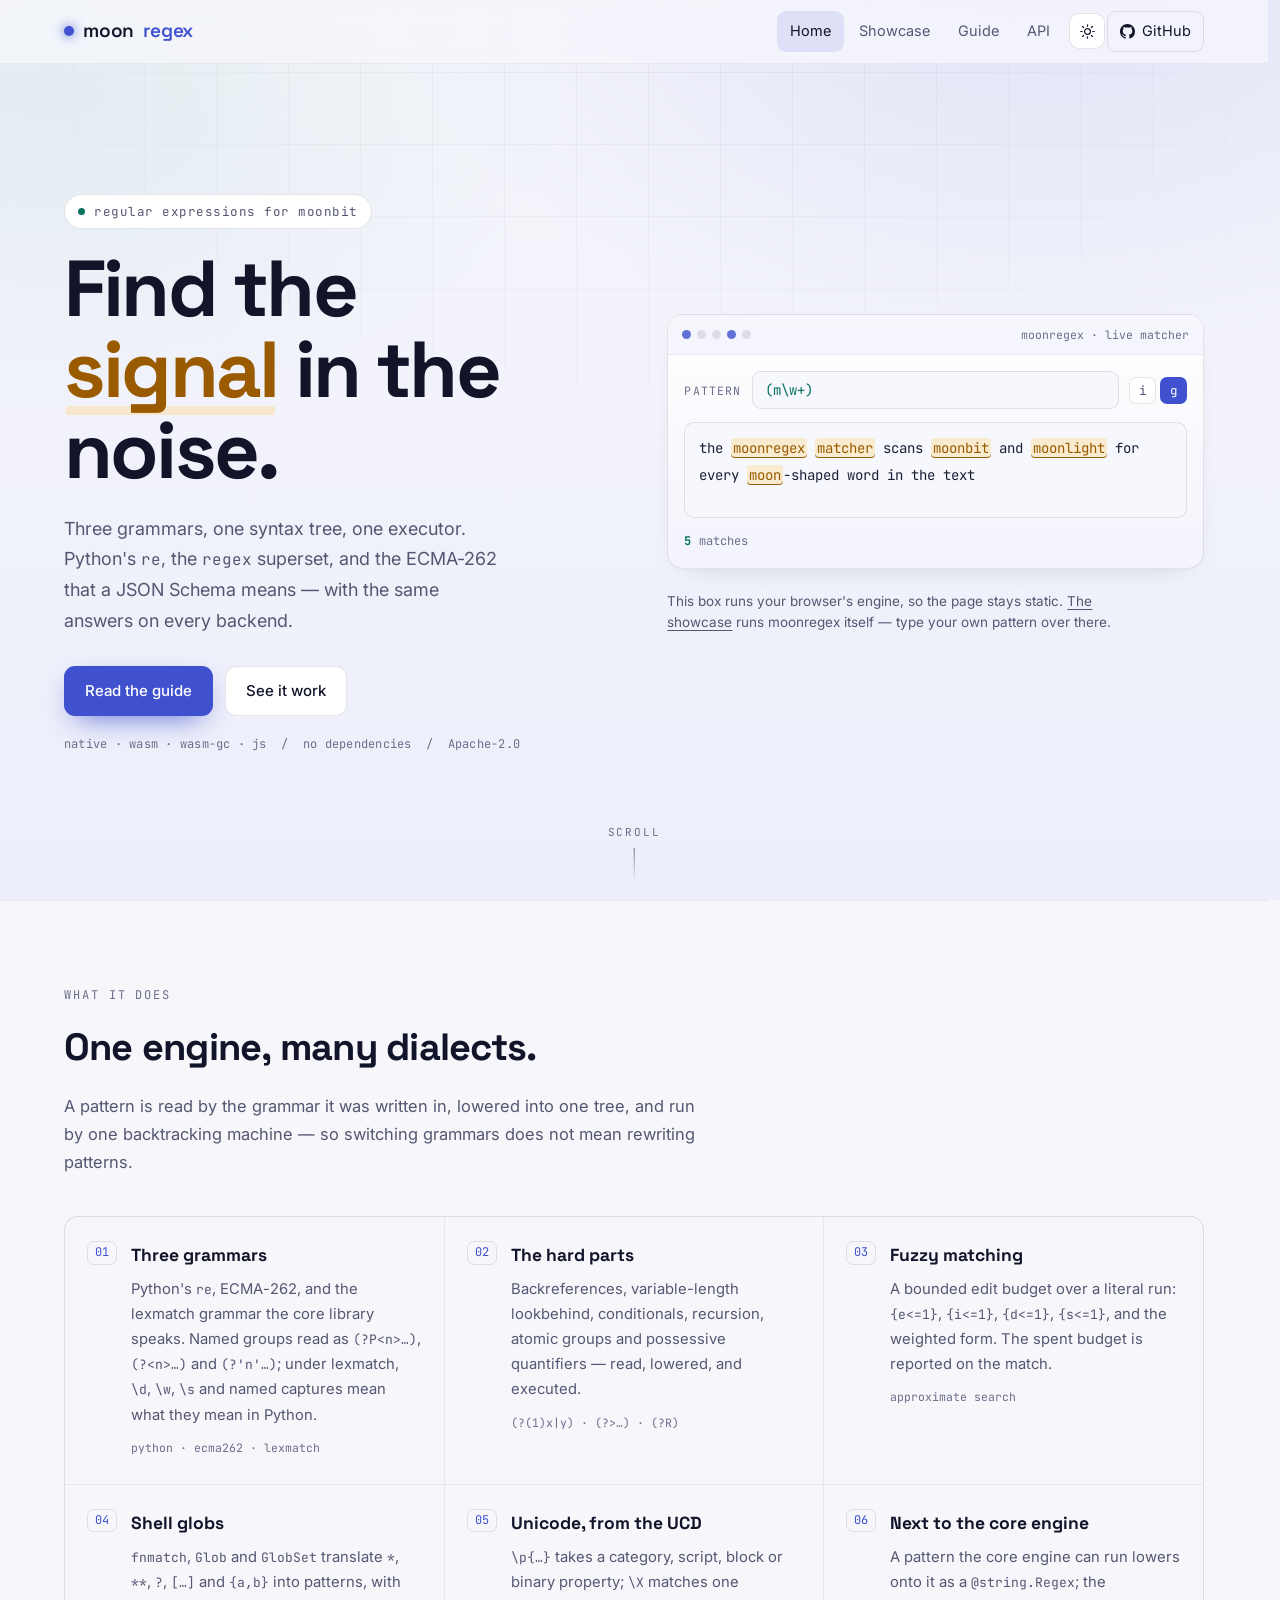
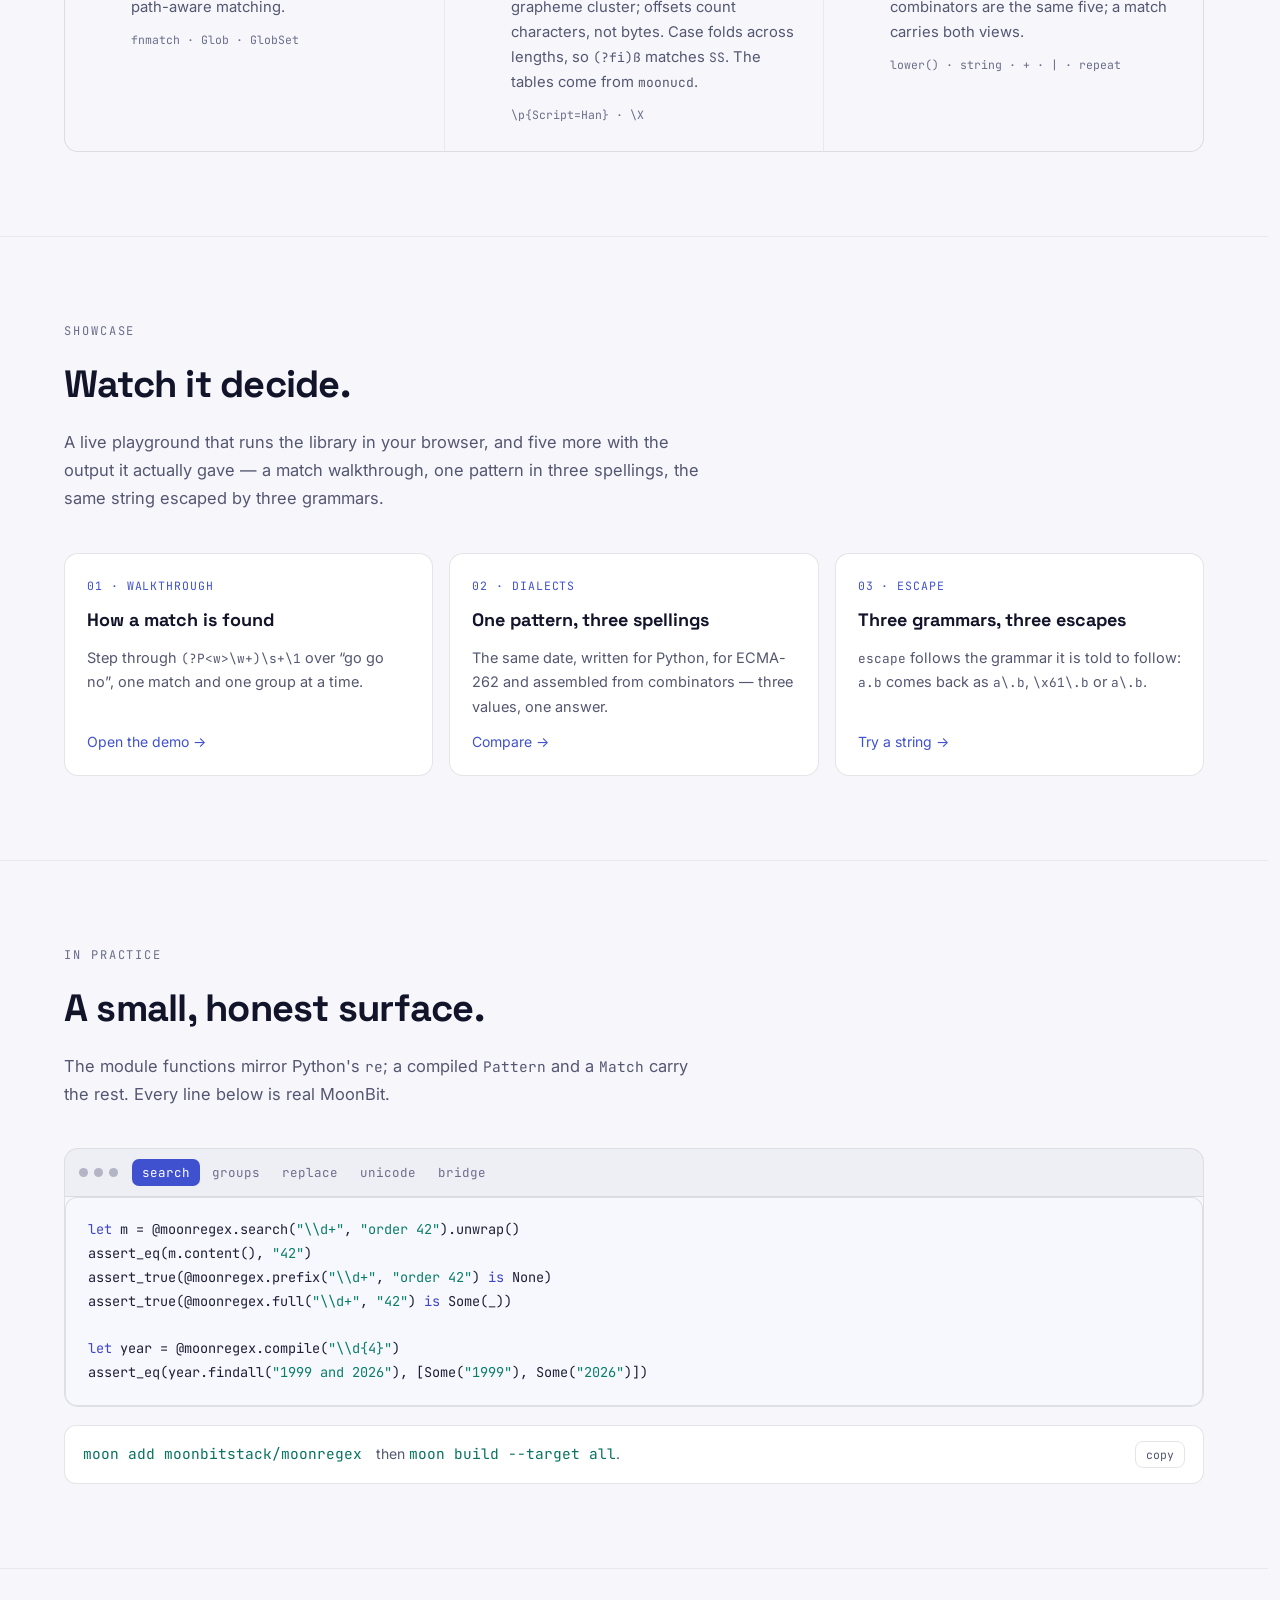
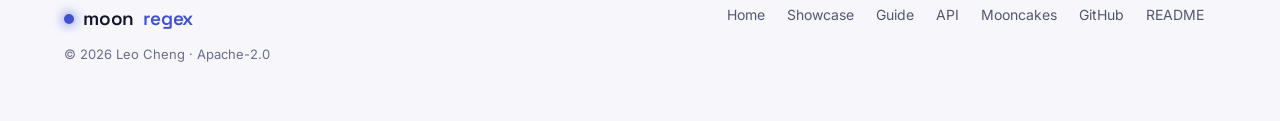
<file: docs/index.html>
<!DOCTYPE html>
<html lang="en" data-theme="dark">
<head>
<meta charset="utf-8" />
<meta name="viewport" content="width=device-width, initial-scale=1" />
<title>moonregex — regular expressions for MoonBit</title>
<meta name="description" content="moonregex is a regular-expression engine for MoonBit: Python's re interface, the regex superset behind it and the ECMA-262 grammar JSON Schema means — one syntax tree, one executor, on native, wasm, wasm-gc and js." />
<link rel="icon" href="data:image/svg+xml,%3Csvg xmlns='http://www.w3.org/2000/svg' viewBox='0 0 32 32'%3E%3Ccircle cx='16' cy='16' r='13' fill='%238ea2ff'/%3E%3Ccircle cx='21' cy='12' r='11' fill='%23080a13'/%3E%3C/svg%3E" />
<link rel="preconnect" href="https://fonts.googleapis.com" />
<link rel="preconnect" href="https://fonts.gstatic.com" crossorigin />
<link href="https://fonts.googleapis.com/css2?family=Space+Grotesk:wght@400;500;600;700&family=JetBrains+Mono:wght@400;500;700&family=Inter:wght@400;500;600&display=swap" rel="stylesheet" />
<link rel="stylesheet" href="./assets/site.css" />
<script>
  // Set the theme before the first paint, so there is no flash of the wrong one.
  (function () {
    try {
      var saved = localStorage.getItem("moonregex-theme");
      var light = window.matchMedia && window.matchMedia("(prefers-color-scheme: light)").matches;
      document.documentElement.setAttribute("data-theme", saved || (light ? "light" : "dark"));
    } catch (e) {}
  })();
</script>
</head>
<body>

<div class="sky"></div>
<div class="stars"></div>
<div class="grid-lines"></div>
<div class="moon"></div>

<header class="nav">
  <div class="wrap nav-inner">
    <a class="brand" href="./index.html"><span class="dot"></span>moon<span class="acc">regex</span></a>
    <div class="nav-tools">
      <nav class="nav-links" id="nav-panel" aria-label="site">
        <a class="on" href="./index.html" aria-current="page">Home</a>
        <a href="./showcase.html">Showcase</a>
        <a href="./guide.html">Guide</a>
        <a href="./api.html">API</a>
      </nav>
      <button class="theme-toggle" type="button" aria-label="Switch theme">
        <svg class="moon-icon" aria-hidden="true" viewBox="0 0 24 24" fill="none" stroke="currentColor" stroke-width="1.7" stroke-linecap="round"><path d="M20 14.5A8.5 8.5 0 0 1 9.5 4a8.5 8.5 0 1 0 10.5 10.5Z"/></svg>
        <svg class="sun" aria-hidden="true" viewBox="0 0 24 24" fill="none" stroke="currentColor" stroke-width="1.7" stroke-linecap="round"><circle cx="12" cy="12" r="4.2"/><path d="M12 2.5v2M12 19.5v2M2.5 12h2M19.5 12h2M5 5l1.4 1.4M17.6 17.6 19 19M19 5l-1.4 1.4M6.4 17.6 5 19"/></svg>
      </button>
      <a class="cta" href="https://github.com/moonbitstack/moonregex" aria-label="Repository on GitHub">
        <svg width="15" height="15" viewBox="0 0 16 16" fill="currentColor" aria-hidden="true"><path d="M8 0C3.58 0 0 3.58 0 8c0 3.54 2.29 6.53 5.47 7.59.4.07.55-.17.55-.38 0-.19-.01-.82-.01-1.49-2.01.37-2.53-.49-2.69-.94-.09-.23-.48-.94-.82-1.13-.28-.15-.68-.52-.01-.53.63-.01 1.08.58 1.23.82.72 1.21 1.87.87 2.33.66.07-.52.28-.87.51-1.07-1.78-.2-3.64-.89-3.64-3.95 0-.87.31-1.59.82-2.15-.08-.2-.36-1.02.08-2.12 0 0 .67-.21 2.2.82.64-.18 1.32-.27 2-.27.68 0 1.36.09 2 .27 1.53-1.04 2.2-.82 2.2-.82.44 1.1.16 1.92.08 2.12.51.56.82 1.27.82 2.15 0 3.07-1.87 3.75-3.65 3.95.29.25.54.73.54 1.48 0 1.07-.01 1.93-.01 2.2 0 .21.15.46.55.38A8.01 8.01 0 0 0 16 8c0-4.42-3.58-8-8-8Z"/></svg>
        <span class="lbl">GitHub</span>
      </a>
      <button class="nav-burger" type="button" aria-expanded="false" aria-controls="nav-panel" aria-label="Open the menu">
        <svg class="bar-open" aria-hidden="true" viewBox="0 0 24 24" fill="none" stroke="currentColor" stroke-width="1.8" stroke-linecap="round"><path d="M4 7h16M4 12h16M4 17h16"/></svg>
        <svg class="bar-close" aria-hidden="true" viewBox="0 0 24 24" fill="none" stroke="currentColor" stroke-width="1.8" stroke-linecap="round"><path d="M6 6l12 12M18 6 6 18"/></svg>
      </button>
    </div>
  </div>
</header>

<main id="top">

  <section class="hero">
    <div class="wrap hero-grid">
      <div>
        <span class="eyebrow"><span class="pulse"></span>regular expressions for MoonBit</span>
        <h1 class="title">Find the<br /><span class="reg">signal</span> in the<br />noise.</h1>
        <p class="lede">
          Three grammars, one syntax tree, one executor. Python's <code>re</code>,
          the <code>regex</code> superset, and the ECMA-262 that a JSON Schema
          means — with the same answers on every backend.
        </p>
        <div class="hero-actions">
          <a class="btn btn-primary" href="./guide.html">Read the guide</a>
          <a class="btn btn-ghost" href="./showcase.html">See it work</a>
        </div>
        <p class="hero-meta">native · wasm · wasm-gc · js &nbsp;/&nbsp; no dependencies &nbsp;/&nbsp; Apache-2.0</p>
      </div>

      <div class="demo-side">
      <div class="demo" aria-label="live matcher">
        <div class="demo-bar">
          <span class="phase"><i class="on"></i><i></i><i></i><i class="on"></i><i></i></span>
          <span class="lbl">moonregex · live matcher</span>
        </div>
        <div class="demo-body">
          <div class="demo-row">
            <label for="pat">pattern</label>
            <input id="pat" class="pat" value="(m\w+)" spellcheck="false" autocomplete="off" />
            <span class="flags">
              <button id="fi" type="button" title="ignore case">i</button>
              <button id="fg" type="button" class="active" title="global">g</button>
            </span>
          </div>
          <div id="text" class="demo-text"></div>
          <div class="demo-stat" id="stat"></div>
        </div>
      </div>
      <p class="demo-cap">
        This box runs your browser's engine, so the page stays static.
        <a href="./showcase.html">The showcase</a> runs moonregex itself —
        type your own pattern over there.
      </p>
      </div>
    </div>
    <div class="scroll-hint" aria-hidden="true"><span>scroll</span><i></i></div>
  </section>

  <section class="section" id="features">
    <div class="wrap">
      <div class="sec-head reveal">
        <div class="sec-kicker">what it does</div>
        <h2 class="sec-title">One engine, many dialects.</h2>
        <p class="sec-sub">
          A pattern is read by the grammar it was written in, lowered into one
          tree, and run by one backtracking machine — so switching grammars does
          not mean rewriting patterns.
        </p>
      </div>

      <div class="features reveal">
        <div class="feat">
          <div class="num">01</div>
          <div>
            <h3>Three grammars</h3>
            <p>Python's <code>re</code>, ECMA-262, and the lexmatch grammar the core library speaks. Named groups read as <code>(?P&lt;n&gt;…)</code>, <code>(?&lt;n&gt;…)</code> and <code>(?'n'…)</code>; under lexmatch, <code>\d</code>, <code>\w</code>, <code>\s</code> and named captures mean what they mean in Python.</p>
            <span class="tag">python · ecma262 · lexmatch</span>
          </div>
        </div>
        <div class="feat">
          <div class="num">02</div>
          <div>
            <h3>The hard parts</h3>
            <p>Backreferences, variable-length lookbehind, conditionals, recursion, atomic groups and possessive quantifiers — read, lowered, and executed.</p>
            <span class="tag">(?(1)x|y) · (?&gt;…) · (?R)</span>
          </div>
        </div>
        <div class="feat">
          <div class="num">03</div>
          <div>
            <h3>Fuzzy matching</h3>
            <p>A bounded edit budget over a literal run: <code>{e&lt;=1}</code>, <code>{i&lt;=1}</code>, <code>{d&lt;=1}</code>, <code>{s&lt;=1}</code>, and the weighted form. The spent budget is reported on the match.</p>
            <span class="tag">approximate search</span>
          </div>
        </div>
        <div class="feat">
          <div class="num">04</div>
          <div>
            <h3>Shell globs</h3>
            <p><code>fnmatch</code>, <code>Glob</code> and <code>GlobSet</code> translate <code>*</code>, <code>**</code>, <code>?</code>, <code>[…]</code> and <code>{a,b}</code> into patterns, with path-aware matching.</p>
            <span class="tag">fnmatch · Glob · GlobSet</span>
          </div>
        </div>
        <div class="feat">
          <div class="num">05</div>
          <div>
            <h3>Unicode, from the UCD</h3>
            <p><code>\p{…}</code> takes a category, script, block or binary property; <code>\X</code> matches one grapheme cluster; offsets count characters, not bytes. Case folds across lengths, so <code>(?fi)ß</code> matches <code>SS</code>. The tables come from <code>moonucd</code>.</p>
            <span class="tag">\p{Script=Han} · \X</span>
          </div>
        </div>
        <div class="feat">
          <div class="num">06</div>
          <div>
            <h3>Next to the core engine</h3>
            <p>A pattern the core engine can run lowers onto it as a <code>@string.Regex</code>; the combinators are the same five; a match carries both views.</p>
            <span class="tag">lower() · string · + · | · repeat</span>
          </div>
        </div>
      </div>
    </div>
  </section>

  <section class="section" id="showcase">
    <div class="wrap">
      <div class="sec-head reveal">
        <div class="sec-kicker">showcase</div>
        <h2 class="sec-title">Watch it decide.</h2>
        <p class="sec-sub">
          A live playground that runs the library in your browser, and five
          more with the output it actually gave — a match walkthrough, one
          pattern in three spellings, the same string escaped by three
          grammars.
        </p>
      </div>
      <div class="cards reveal">
        <a class="card" href="./showcase.html#walk">
          <span class="k">01 · walkthrough</span>
          <h3>How a match is found</h3>
          <p>Step through <code>(?P&lt;w&gt;\w+)\s+\1</code> over “go go no”, one match and one group at a time.</p>
          <span class="go">Open the demo →</span>
        </a>
        <a class="card" href="./showcase.html#spellings">
          <span class="k">02 · dialects</span>
          <h3>One pattern, three spellings</h3>
          <p>The same date, written for Python, for ECMA-262 and assembled from combinators — three values, one answer.</p>
          <span class="go">Compare →</span>
        </a>
        <a class="card" href="./showcase.html#escape">
          <span class="k">03 · escape</span>
          <h3>Three grammars, three escapes</h3>
          <p><code>escape</code> follows the grammar it is told to follow: <code>a.b</code> comes back as <code>a\.b</code>, <code>\x61\.b</code> or <code>a\.b</code>.</p>
          <span class="go">Try a string →</span>
        </a>
      </div>
    </div>
  </section>

  <section class="section" id="code">
    <div class="wrap">
      <div class="sec-head reveal">
        <div class="sec-kicker">in practice</div>
        <h2 class="sec-title">A small, honest surface.</h2>
        <p class="sec-sub">
          The module functions mirror Python's <code>re</code>; a compiled
          <code>Pattern</code> and a <code>Match</code> carry the rest. Every
          line below is real MoonBit.
        </p>
      </div>

      <div class="term reveal">
        <div class="term-bar">
          <span class="dots"><i></i><i></i><i></i></span>
          <span class="tabs" id="tabs">
            <button class="active" data-k="search" type="button">search</button>
            <button data-k="groups" type="button">groups</button>
            <button data-k="replace" type="button">replace</button>
            <button data-k="unicode" type="button">unicode</button>
            <button data-k="bridge" type="button">bridge</button>
          </span>
        </div>
        <pre id="codeblock"><code></code></pre>
      </div>

      <div class="install reveal">
        <code id="install-cmd">moon add moonbitstack/moonregex</code>
        <span class="hint">then <code>moon build --target all</code>.</span>
        <button class="copy" type="button" data-copy="#install-cmd">copy</button>
      </div>
    </div>
  </section>

</main>

<footer>
  <div class="wrap foot-grid">
    <div>
      <a class="brand" href="#top"><span class="dot"></span>moon<span class="acc">regex</span></a>
      <div class="foot-note">© 2026 Leo Cheng · Apache-2.0</div>
    </div>
    <div class="foot-links">
      <a href="./index.html">Home</a>
      <a href="./showcase.html">Showcase</a>
      <a href="./guide.html">Guide</a>
      <a href="./api.html">API</a>
      <a href="https://mooncakes.io/docs/moonbitstack/moonregex">Mooncakes</a>
      <a href="https://github.com/moonbitstack/moonregex">GitHub</a>
      <a href="https://github.com/moonbitstack/moonregex/blob/master/README.md">README</a>
    </div>
  </div>
</footer>

<script>
  window.MOONREGEX_CODE = {
    search:
      // docs:snippet index/search
'<span class="c-kw">let</span> m = @moonregex.search(<span class="c-str">"\\\\d+"</span>, <span class="c-str">"order 42"</span>).unwrap()\n' +
'assert_eq(m.content(), <span class="c-str">"42"</span>)\n' +
'assert_true(@moonregex.prefix(<span class="c-str">"\\\\d+"</span>, <span class="c-str">"order 42"</span>) <span class="c-kw">is</span> None)\n' +
'assert_true(@moonregex.full(<span class="c-str">"\\\\d+"</span>, <span class="c-str">"42"</span>) <span class="c-kw">is</span> Some(_))\n' +
'\n' +
'<span class="c-kw">let</span> year = @moonregex.compile(<span class="c-str">"\\\\d{4}"</span>)\n' +
'assert_eq(year.findall(<span class="c-str">"1999 and 2026"</span>), [Some(<span class="c-str">"1999"</span>), Some(<span class="c-str">"2026"</span>)])\n',
      // docs:end

    groups:
      // docs:snippet index/groups
'<span class="c-kw">let</span> p = @moonregex.compile(<span class="c-str">"(?&lt;year&gt;\\\\d{4})-(?&lt;month&gt;\\\\d{2})"</span>)\n' +
'<span class="c-kw">let</span> m = p.search(<span class="c-str">"on 2026-10-28"</span>).unwrap()\n' +
'assert_eq(m.group(<span class="c-num">1</span>), Some(<span class="c-str">"2026"</span>))\n' +
'assert_eq(m.group(<span class="c-str">"month"</span>), Some(<span class="c-str">"10"</span>))\n' +
'assert_eq(m[<span class="c-str">"year"</span>], Some(<span class="c-str">"2026"</span>))\n' +
'\n' +
'<span class="c-kw">let</span> pairs = @moonregex.findall(<span class="c-str">"(\\\\w+)=(\\\\d+)"</span>, <span class="c-str">"a=1"</span>, group=Num(n=<span class="c-num">1</span>))\n' +
'assert_eq(pairs, [Some(<span class="c-str">"a"</span>)])\n',
      // docs:end

    replace:
      // docs:snippet index/replace
'assert_eq(@moonregex.sub(<span class="c-str">"\\\\s+"</span>, <span class="c-str">" "</span>, <span class="c-str">"a   b  c"</span>), <span class="c-str">"a b c"</span>)\n' +
'assert_eq(@moonregex.sub(<span class="c-str">"(\\\\w+)@(\\\\w+)"</span>, <span class="c-str">"\\\\g&lt;2&gt;:\\\\g&lt;1&gt;"</span>, <span class="c-str">"u@h"</span>), <span class="c-str">"h:u"</span>)\n' +
'assert_eq(@moonregex.subf(<span class="c-str">"\\\\d+"</span>, <span class="c-str">"[{0}]"</span>, <span class="c-str">"n 42"</span>), <span class="c-str">"n [42]"</span>)\n' +
'\n' +
'<span class="c-kw">let</span> wrapped = @moonregex.sub_with(\n' +
'  <span class="c-str">"\\\\d+"</span>,\n' +
'  m =&gt; <span class="c-str">"&lt;"</span> + m.content().to_owned() + <span class="c-str">"&gt;"</span>,\n' +
'  <span class="c-str">"a1b"</span>,\n' +
')\n',
      // docs:end

    unicode:
      // docs:snippet index/unicode
'<span class="c-kw">let</span> words = @moonregex.findall(<span class="c-str">"\\\\p{Lu}\\\\p{Ll}+"</span>, <span class="c-str">"Paris and Αθήνα"</span>)\n' +
'assert_eq(words, [Some(<span class="c-str">"Paris"</span>), Some(<span class="c-str">"Αθήνα"</span>)])\n' +
'\n' +
'<span class="c-kw">let</span> han = @moonregex.compile(<span class="c-str">"\\\\p{Script=Han}+"</span>)\n' +
'assert_eq(han.findall(<span class="c-str">"漢字 and kana"</span>), [Some(<span class="c-str">"漢字"</span>)])\n' +
'\n' +
'<span class="c-kw">let</span> x = @moonregex.compile(<span class="c-str">"\\\\X"</span>)\n' +
'assert_eq(x.search(<span class="c-str">"e\\u{301}x"</span>).unwrap().content(), <span class="c-str">"e\\u{301}"</span>)\n',
      // docs:end

    bridge:
      // docs:snippet index/bridge
'<span class="c-kw">let</span> date = @moonregex.compile(<span class="c-str">"\\\\d{4}"</span>).capture(<span class="c-str">"year"</span>) +\n' +
'  @moonregex.compile(<span class="c-str">"-"</span>) +\n' +
'  @moonregex.compile(<span class="c-str">"\\\\d{2}"</span>).capture(<span class="c-str">"month"</span>)\n' +
'\n' +
'<span class="c-kw">let</span> core = date.lower().unwrap()\n' +
'assert_true(core.execute(<span class="c-str">"2026-10"</span>) <span class="c-kw">is</span> Some(_))\n',
      // docs:end
  };
</script>
<script src="./assets/site.js"></script>
</body>
</html>
</file>
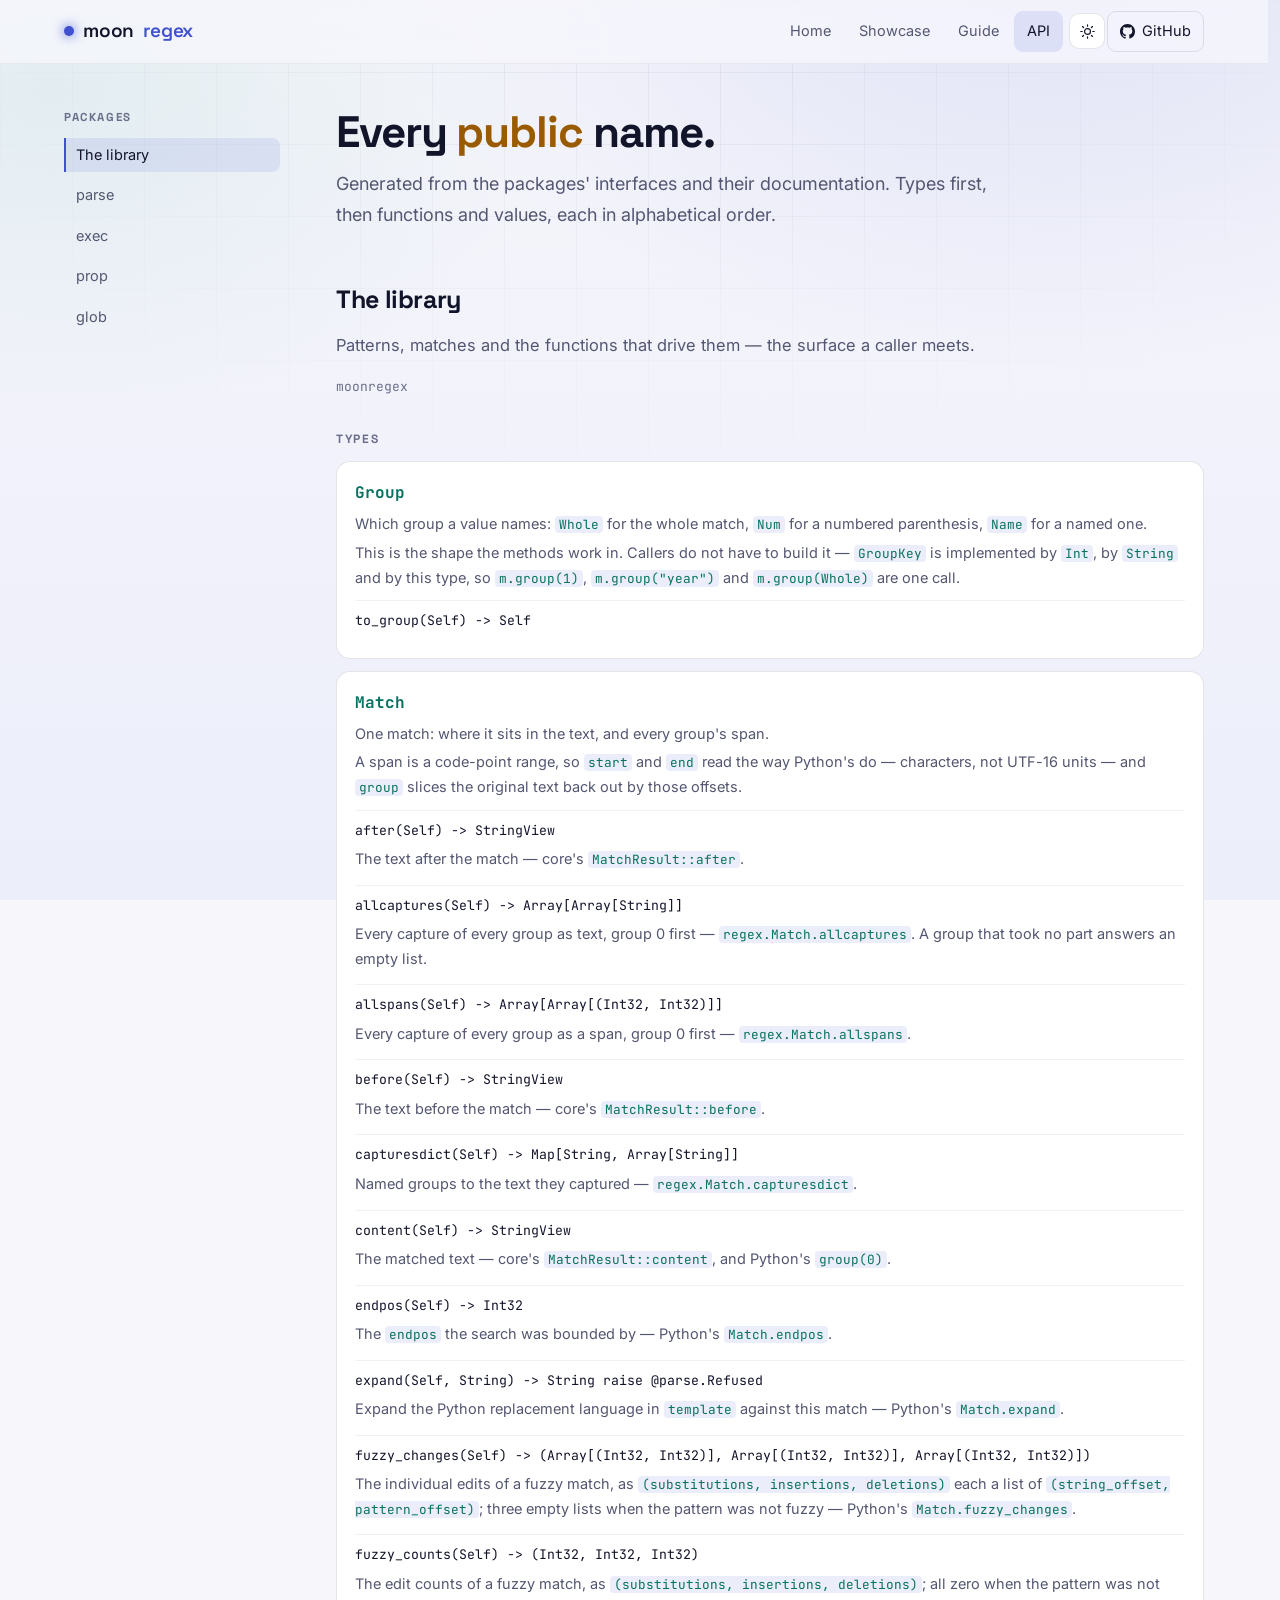
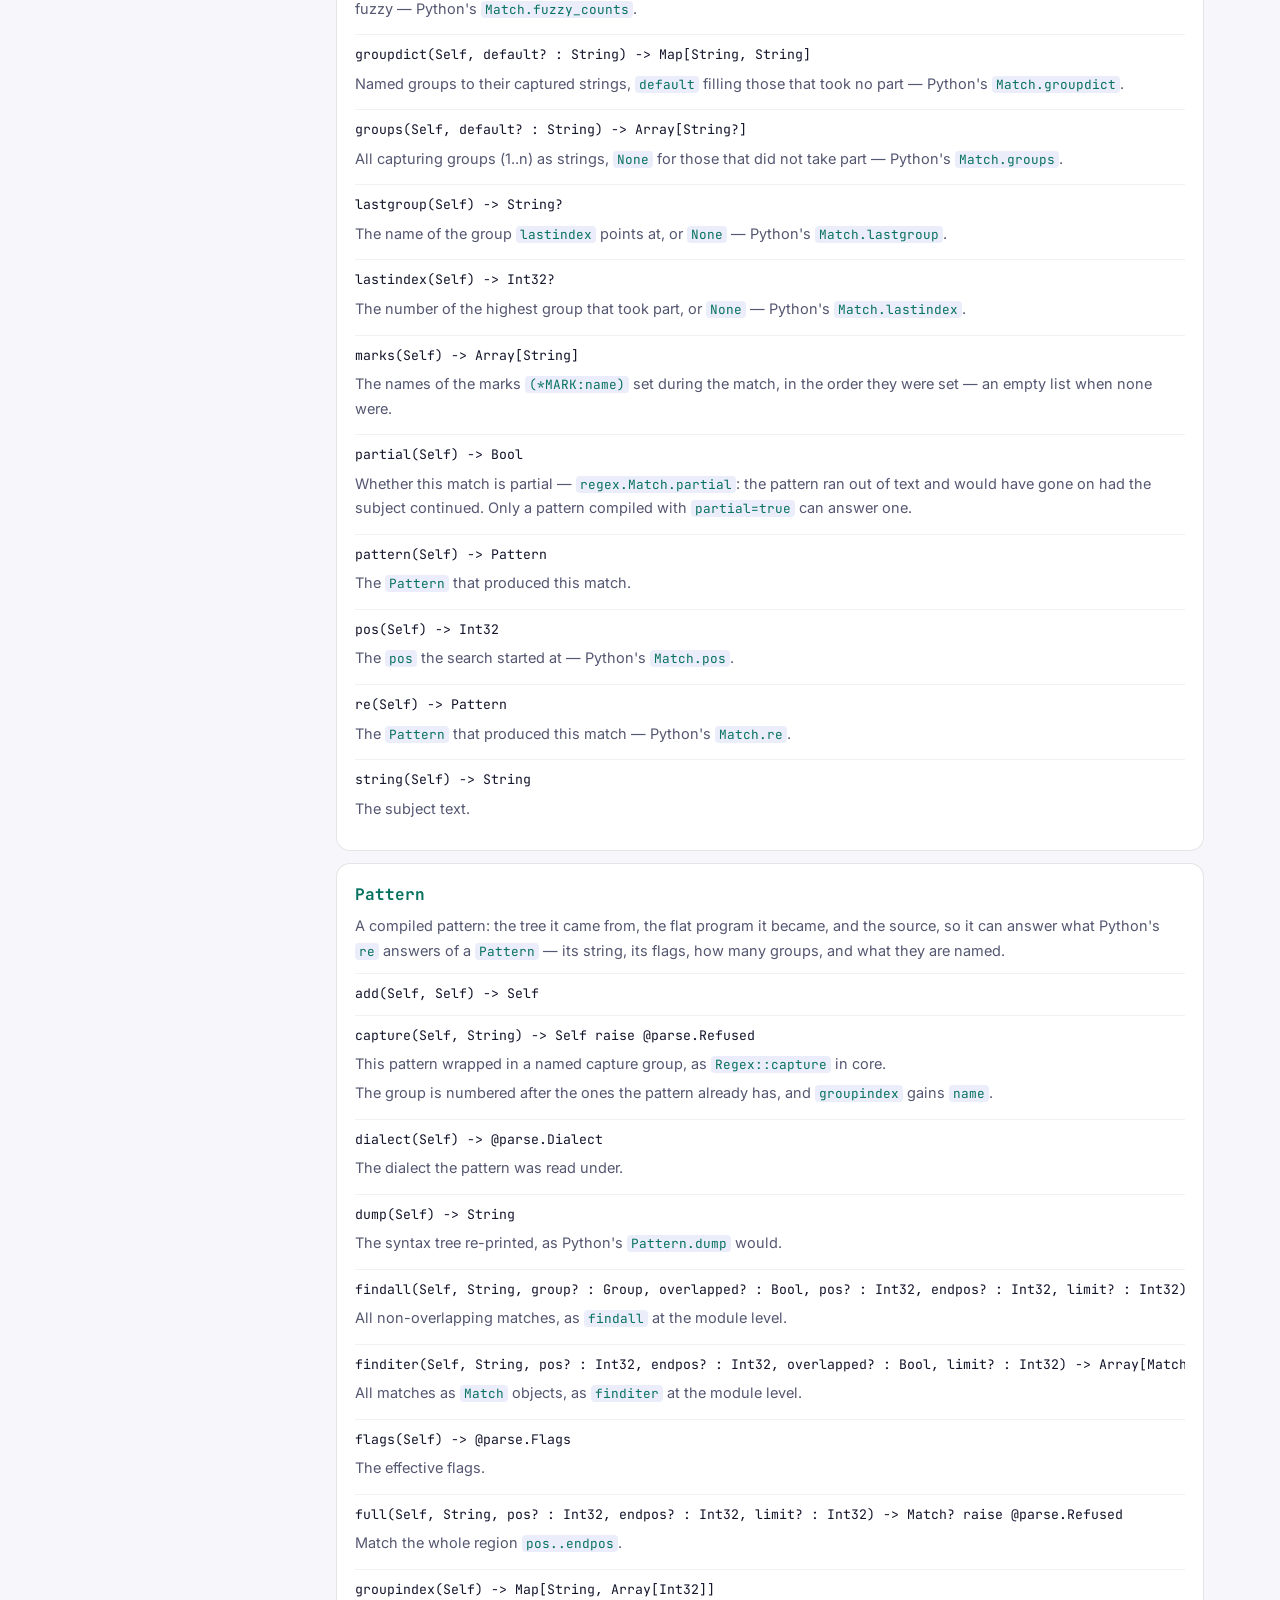
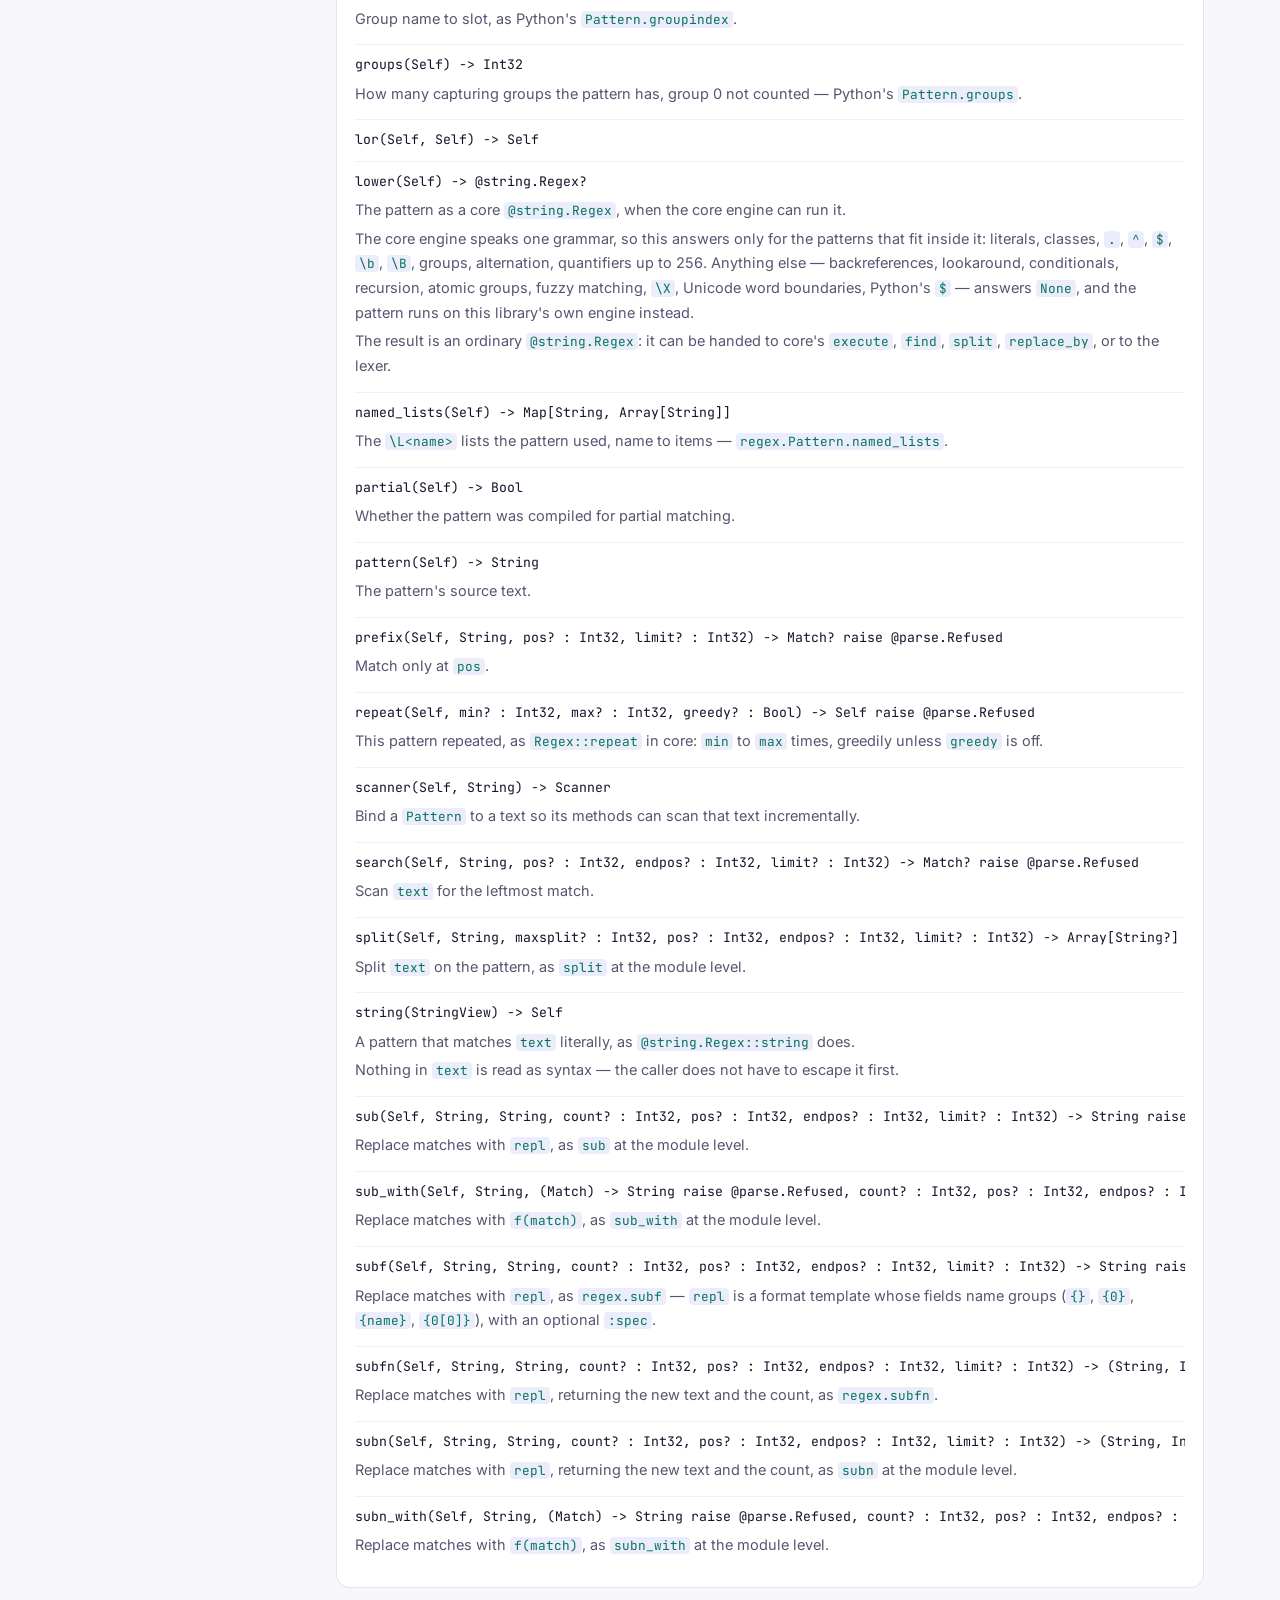
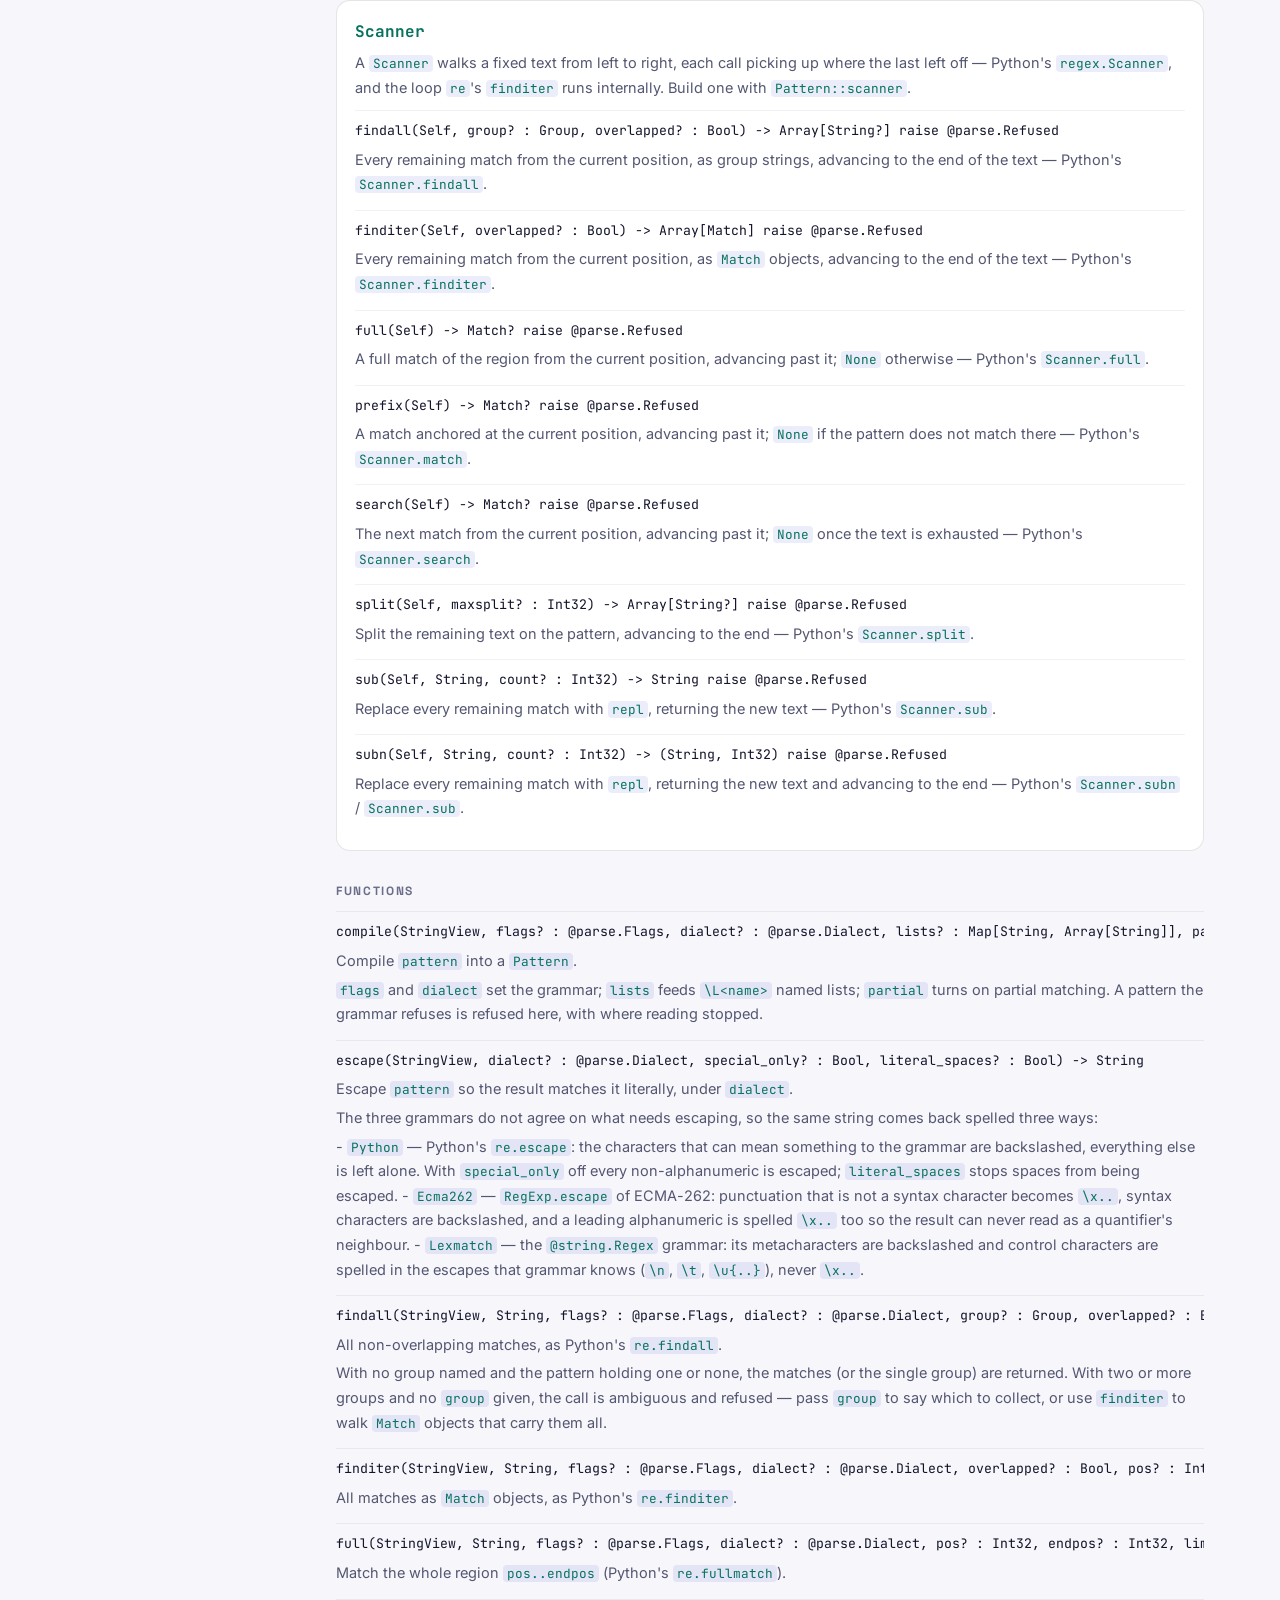
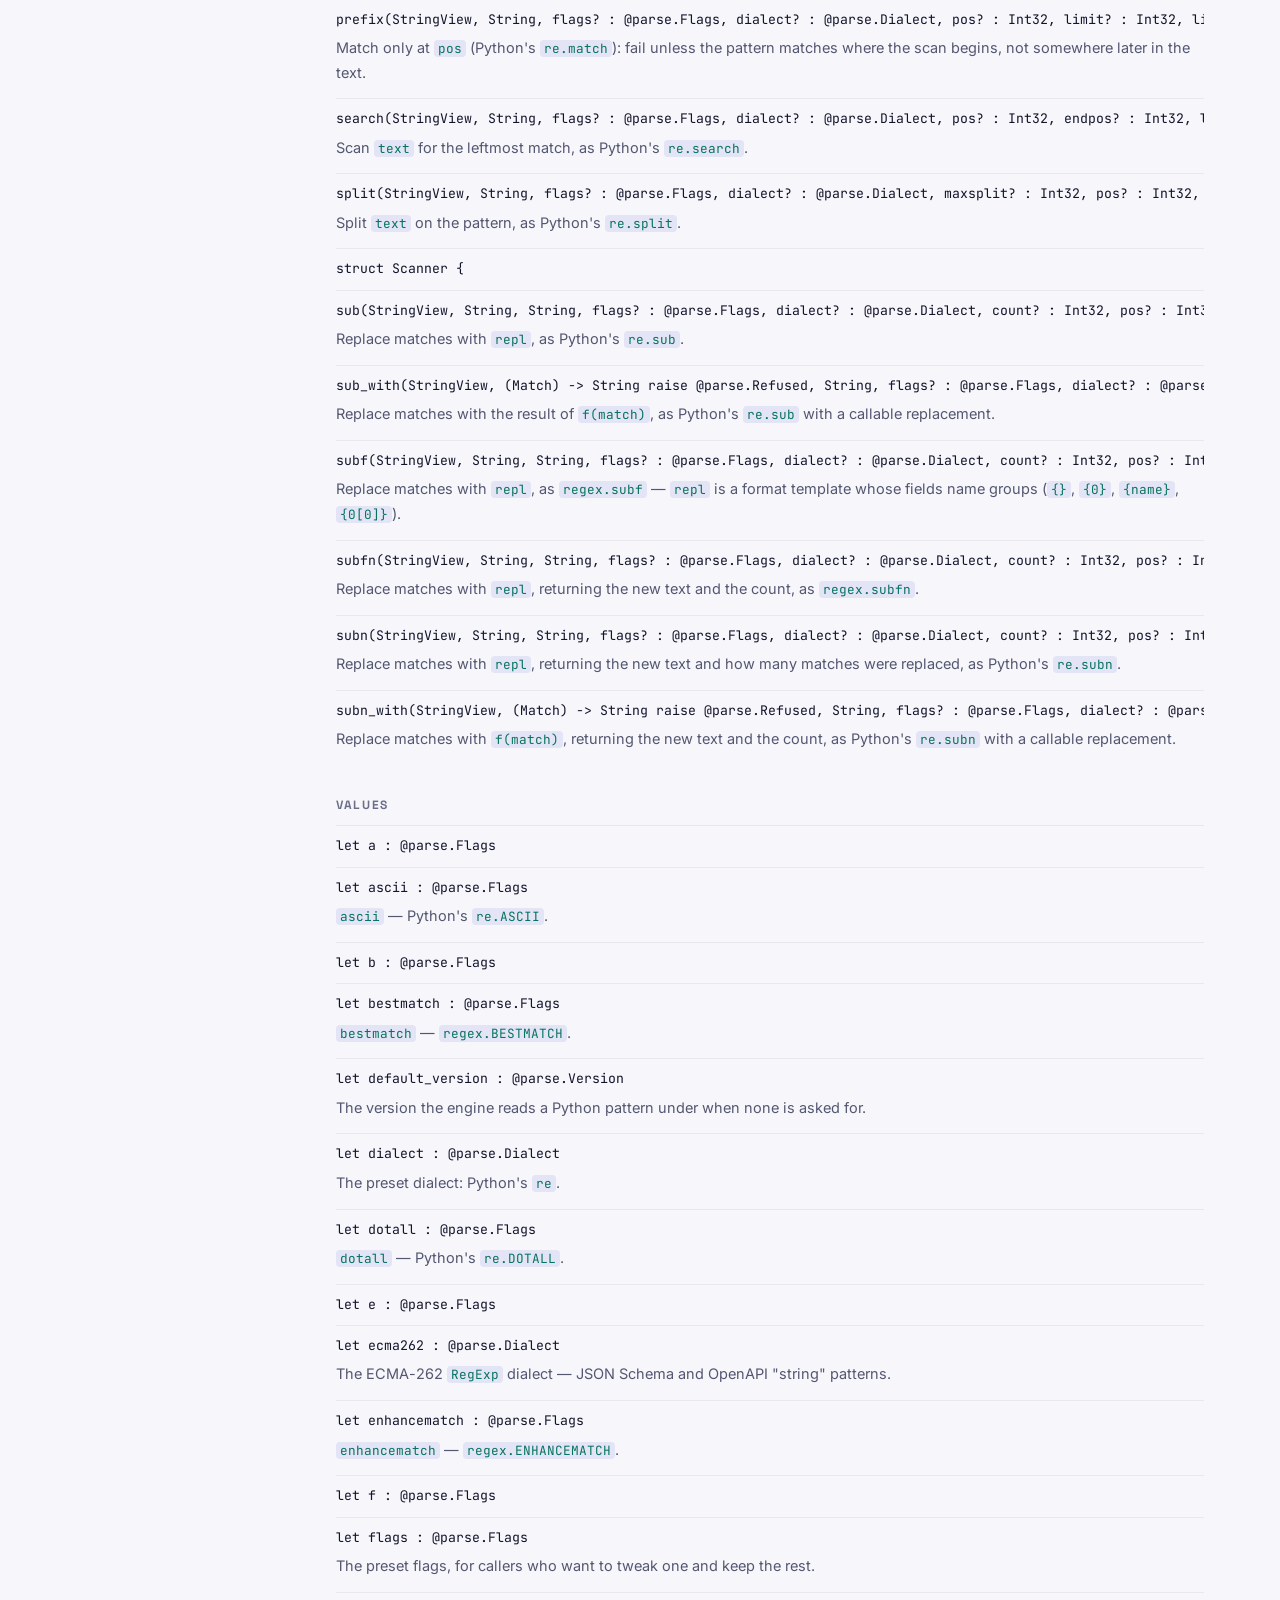
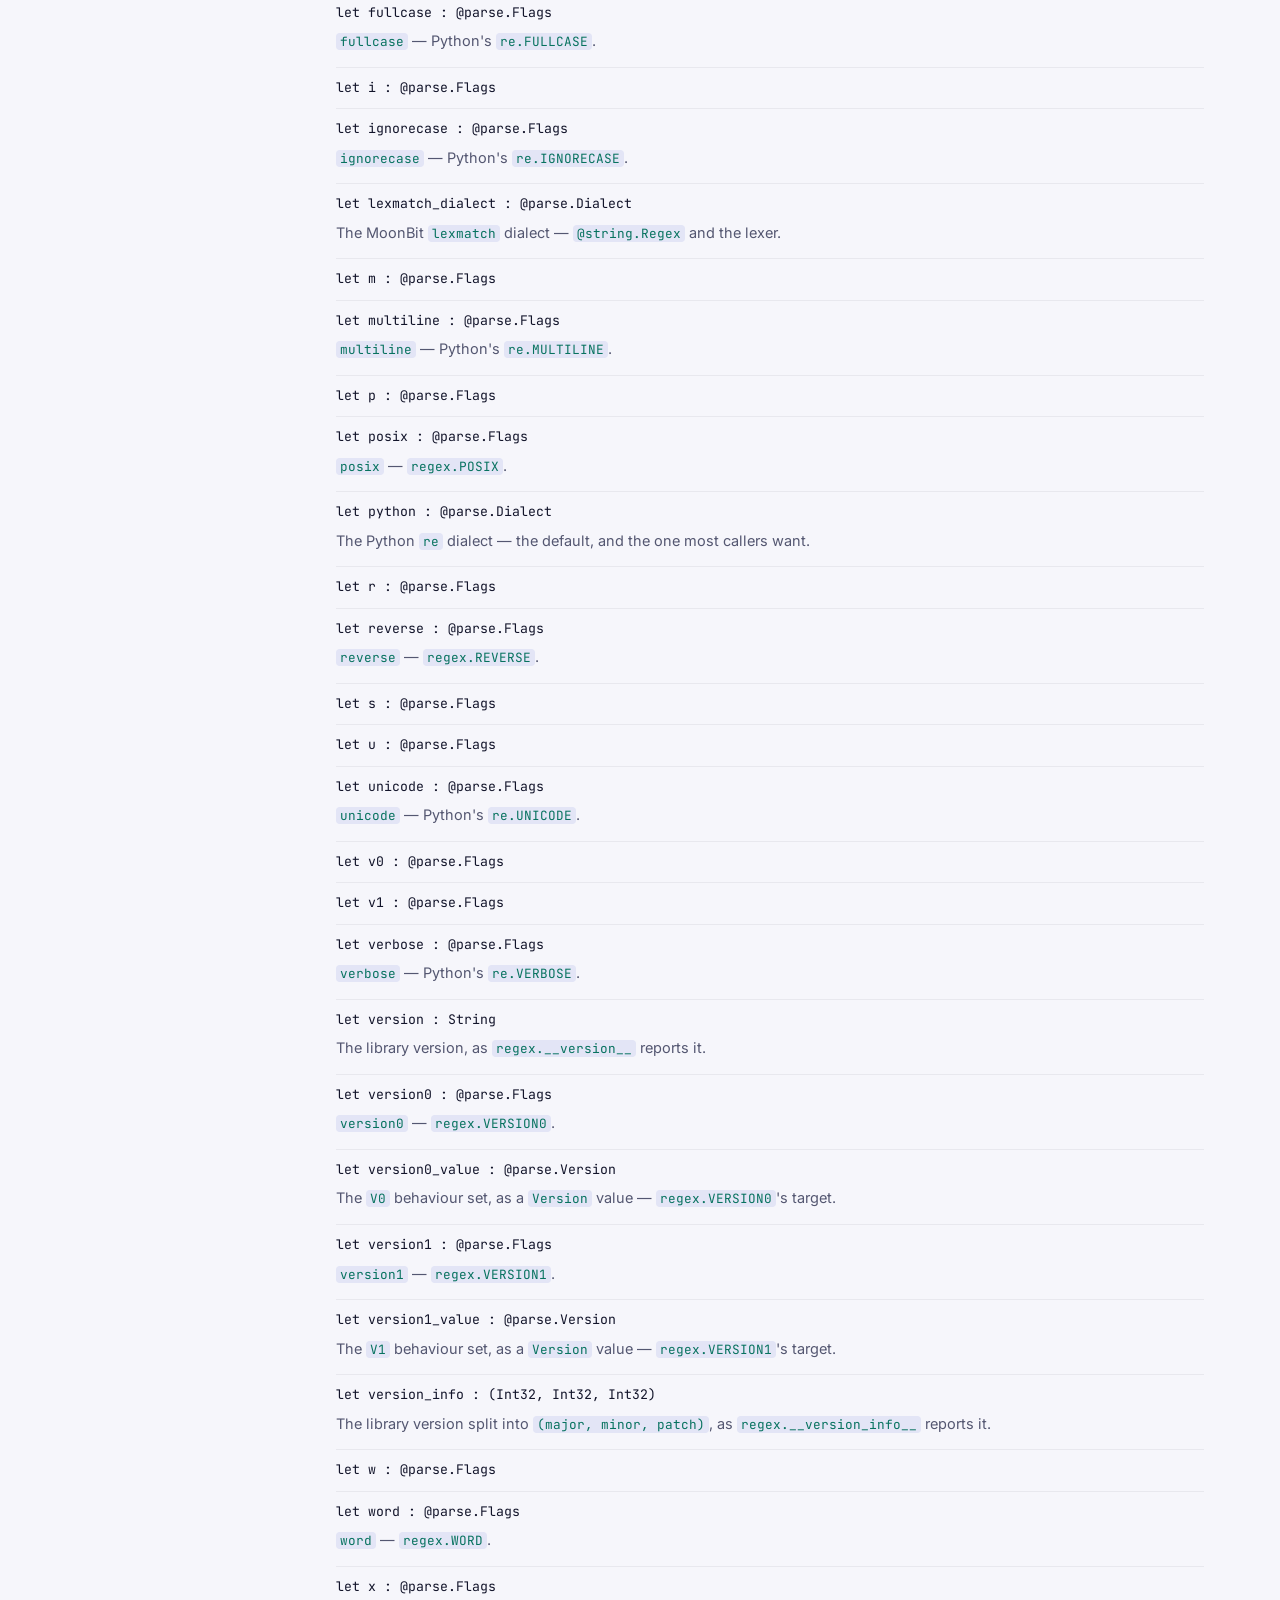
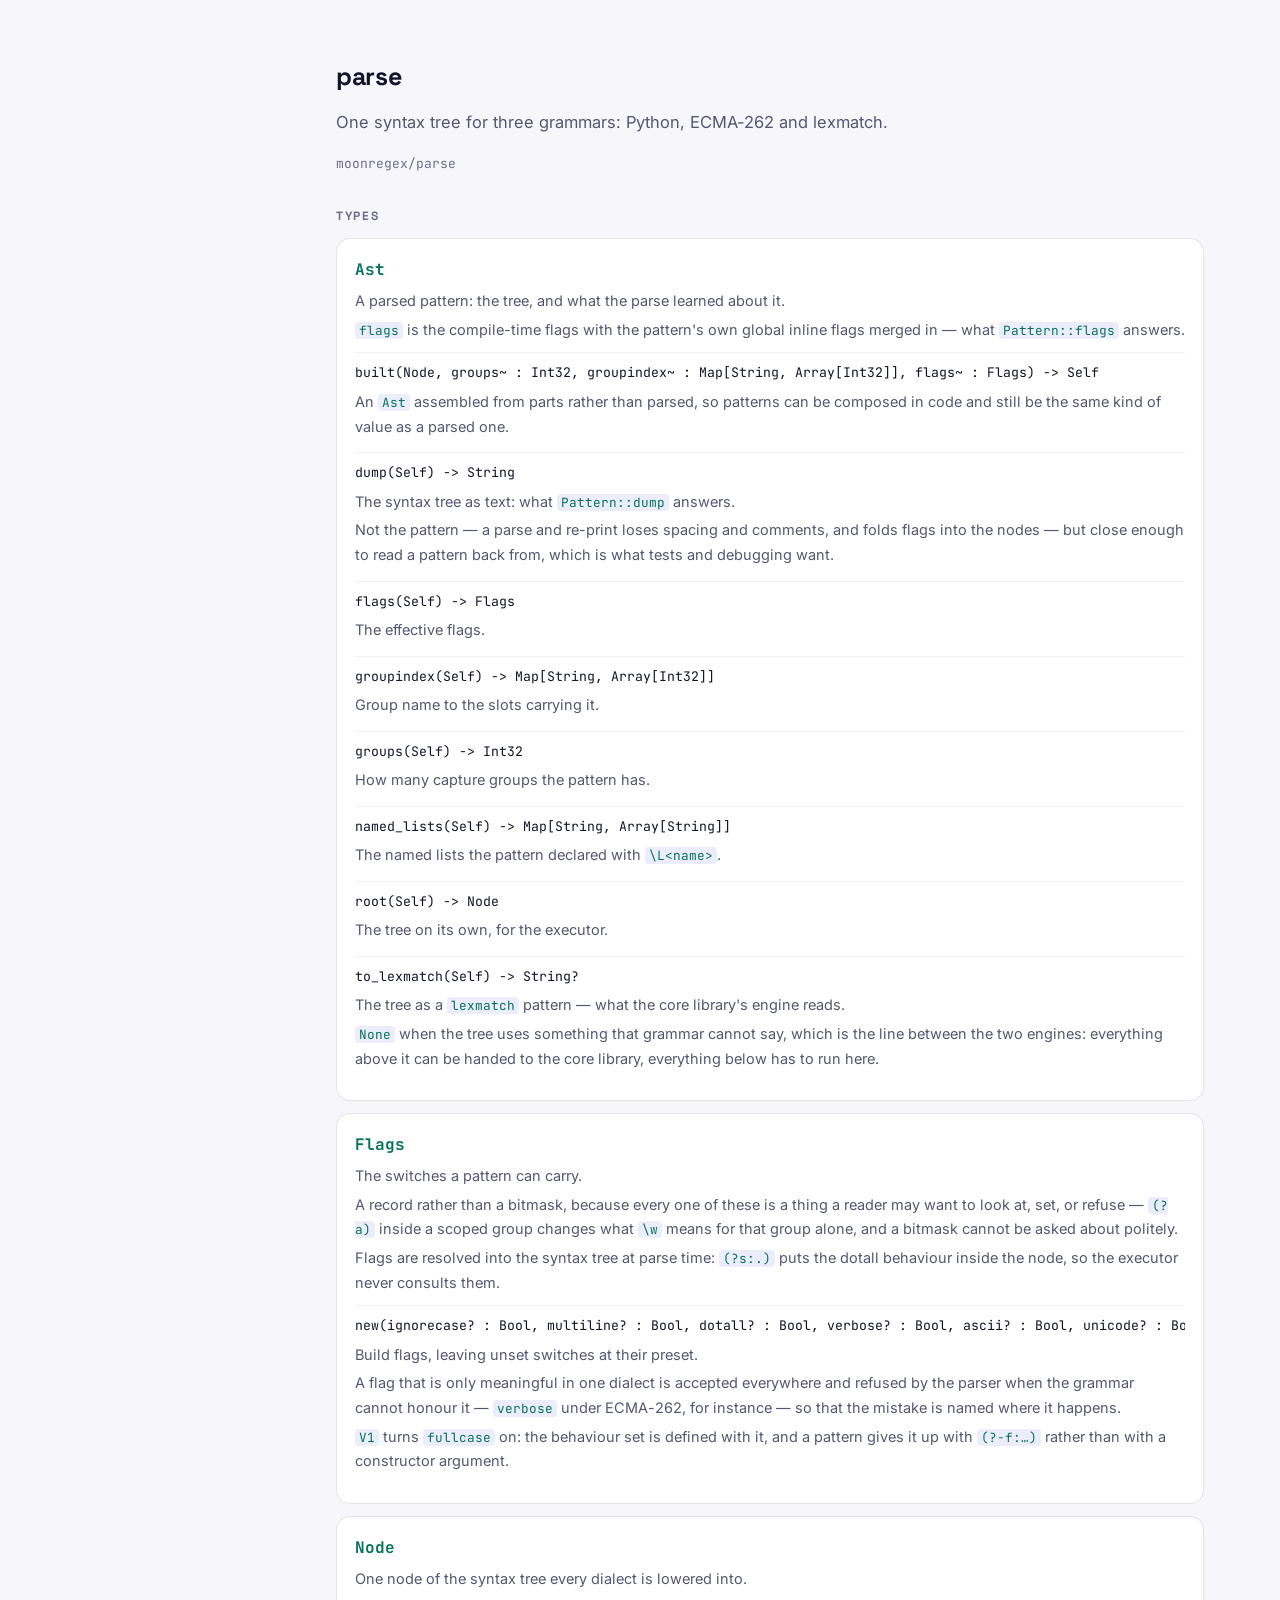
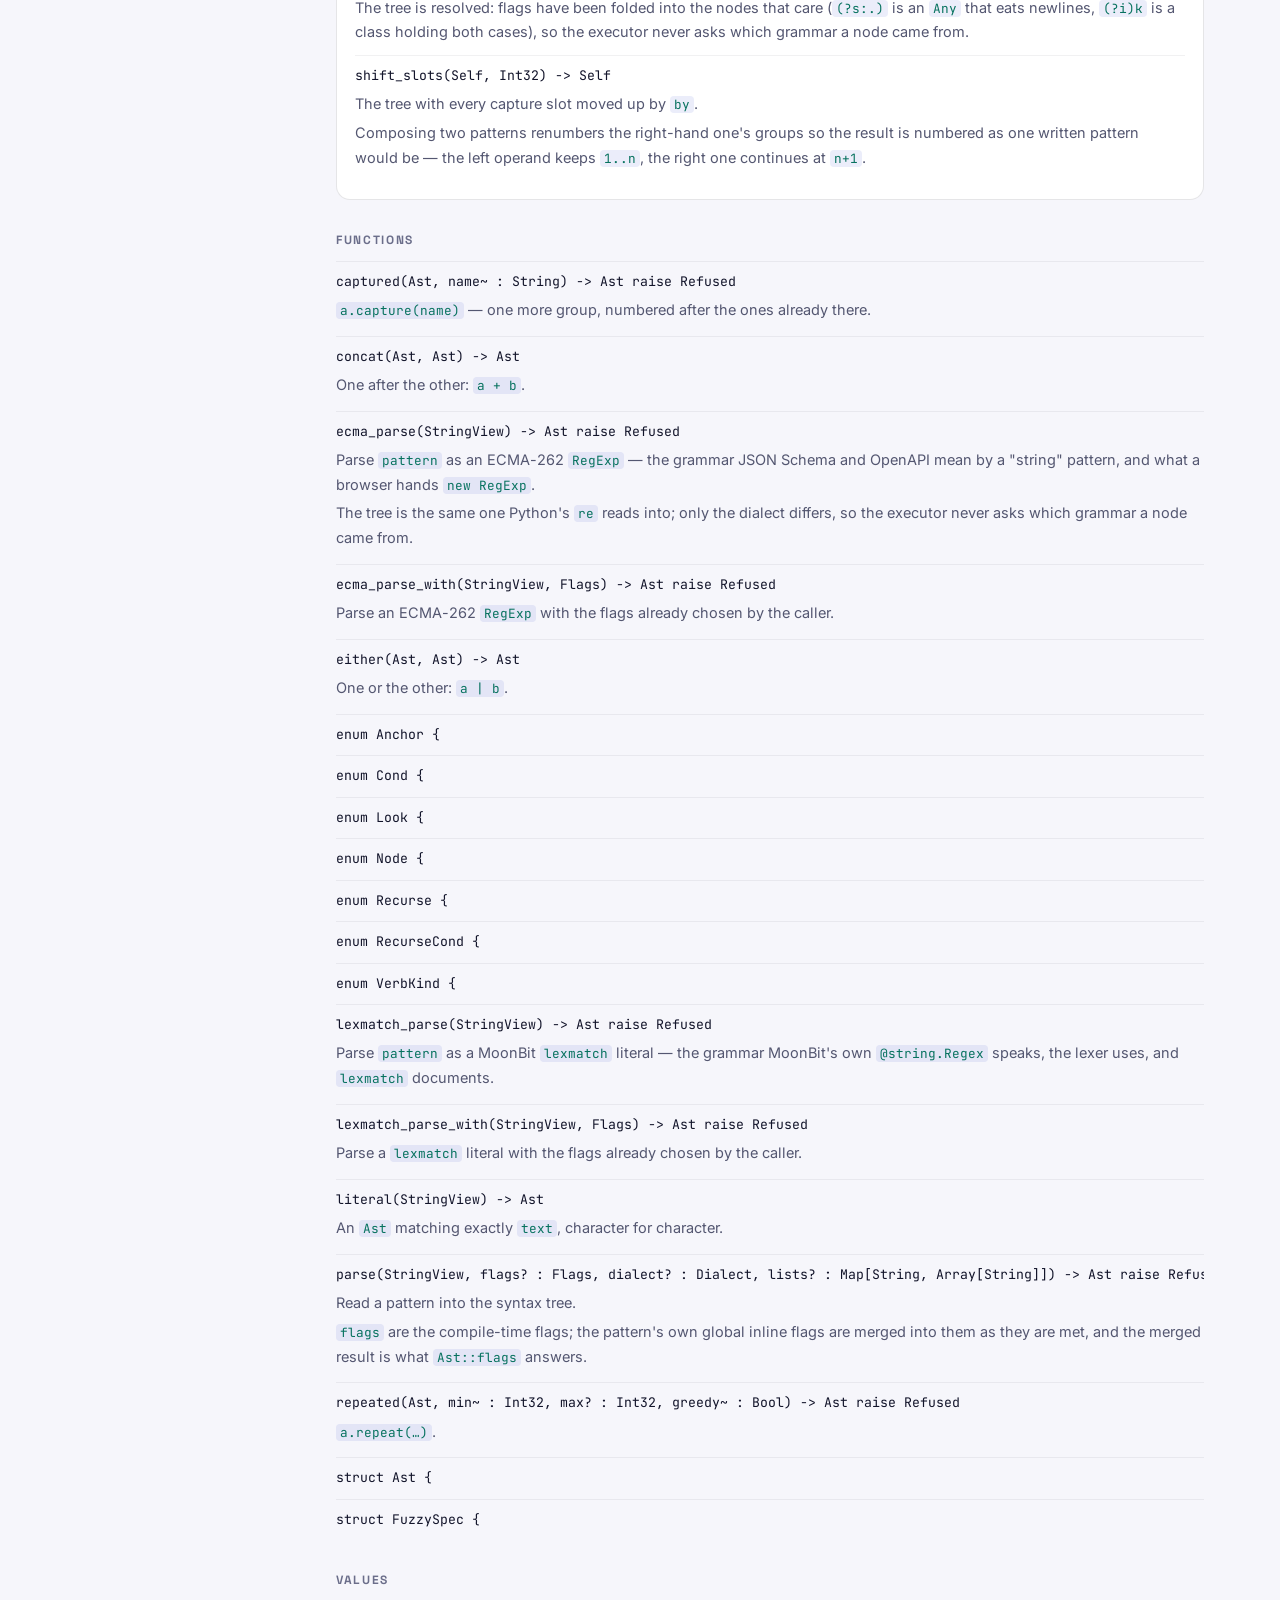
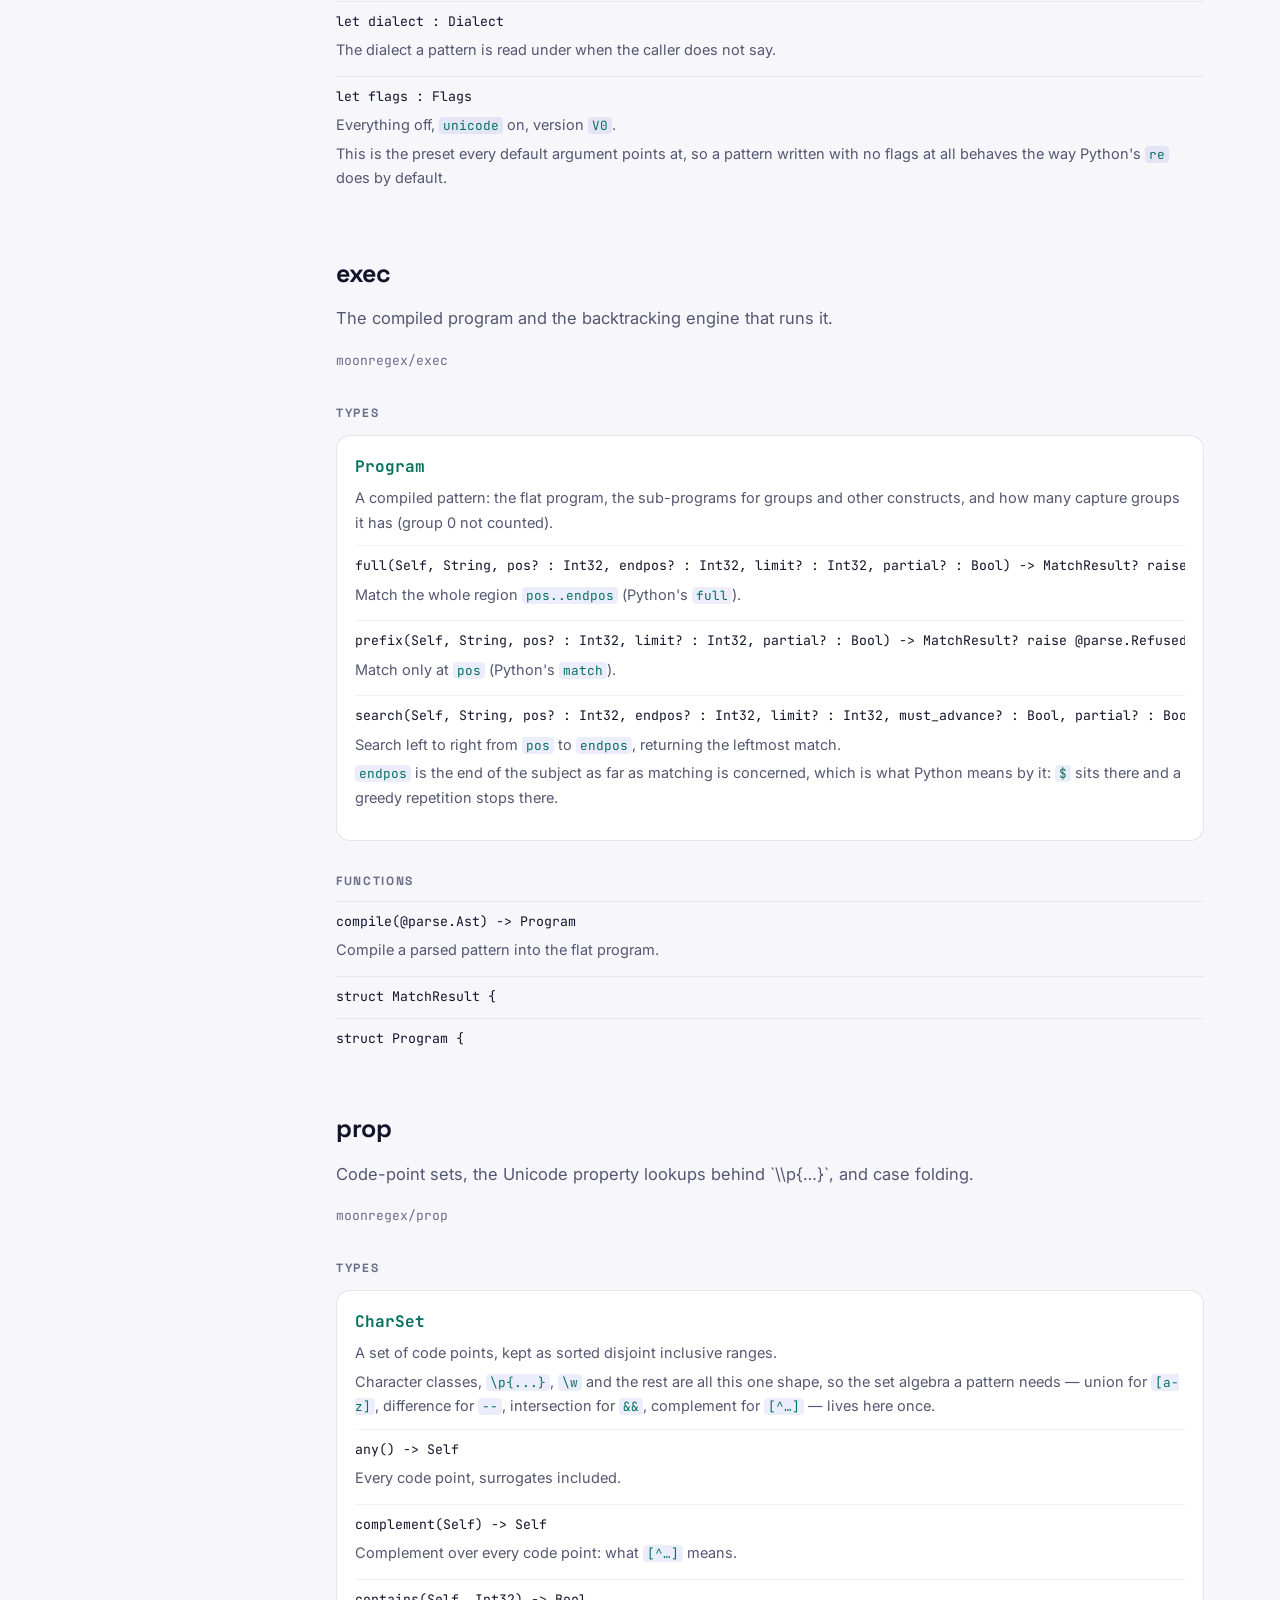
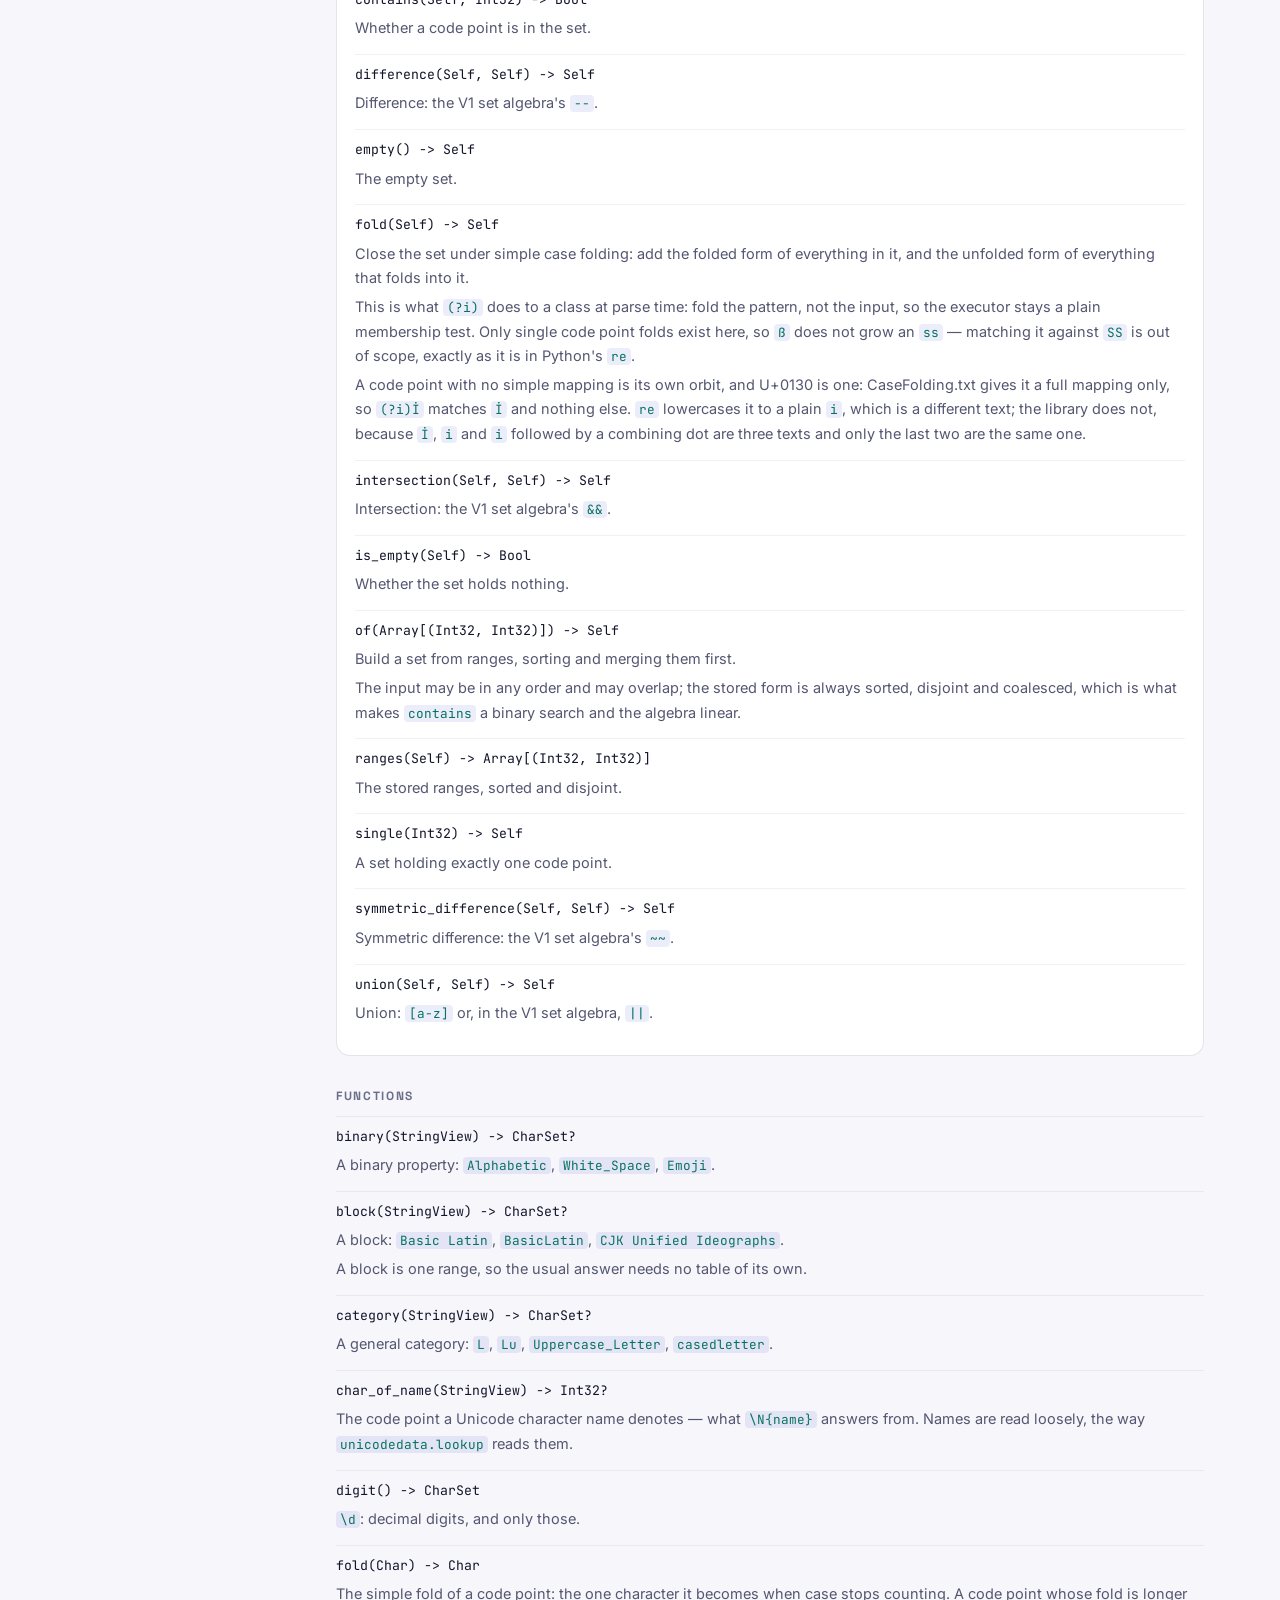
<file: docs/api.html>
<!DOCTYPE html>
<html lang="en" data-theme="dark">
<head>
<meta charset="utf-8" />
<meta name="viewport" content="width=device-width, initial-scale=1" />
<title>moonregex — API reference</title>
<meta name="description" content="Every public type, function and value moonregex exports, generated from the packages' interfaces and their documentation." />
<link rel="icon" href="data:image/svg+xml,%3Csvg xmlns='http://www.w3.org/2000/svg' viewBox='0 0 32 32'%3E%3Ccircle cx='16' cy='16' r='13' fill='%238ea2ff'/%3E%3Ccircle cx='21' cy='12' r='11' fill='%23080a13'/%3E%3C/svg%3E" />
<link rel="preconnect" href="https://fonts.googleapis.com" />
<link rel="preconnect" href="https://fonts.gstatic.com" crossorigin />
<link href="https://fonts.googleapis.com/css2?family=Space+Grotesk:wght@400;500;600;700&family=JetBrains+Mono:wght@400;500;700&family=Inter:wght@400;500;600&display=swap" rel="stylesheet" />
<link rel="stylesheet" href="./assets/site.css" />
<script>
  (function () {
    try {
      var saved = localStorage.getItem("moonregex-theme");
      var light = window.matchMedia && window.matchMedia("(prefers-color-scheme: light)").matches;
      document.documentElement.setAttribute("data-theme", saved || (light ? "light" : "dark"));
    } catch (e) {}
  })();
</script>
</head>
<body>

<div class="sky"></div>
<div class="stars"></div>
<div class="grid-lines"></div>

<header class="nav">
  <div class="wrap nav-inner">
    <a class="brand" href="./index.html"><span class="dot"></span>moon<span class="acc">regex</span></a>
    <div class="nav-tools">
      <nav class="nav-links" id="nav-panel" aria-label="site">
        <a href="./index.html">Home</a>
        <a href="./showcase.html">Showcase</a>
        <a href="./guide.html">Guide</a>
        <a class="on" href="./api.html" aria-current="page">API</a>
      </nav>
      <button class="theme-toggle" type="button" aria-label="Switch theme">
        <svg class="moon-icon" aria-hidden="true" viewBox="0 0 24 24" fill="none" stroke="currentColor" stroke-width="1.7" stroke-linecap="round"><path d="M20 14.5A8.5 8.5 0 0 1 9.5 4a8.5 8.5 0 1 0 10.5 10.5Z"/></svg>
        <svg class="sun" aria-hidden="true" viewBox="0 0 24 24" fill="none" stroke="currentColor" stroke-width="1.7" stroke-linecap="round"><circle cx="12" cy="12" r="4.2"/><path d="M12 2.5v2M12 19.5v2M2.5 12h2M19.5 12h2M5 5l1.4 1.4M17.6 17.6 19 19M19 5l-1.4 1.4M6.4 17.6 5 19"/></svg>
      </button>
      <a class="cta" href="https://github.com/moonbitstack/moonregex" aria-label="Repository on GitHub">
        <svg width="15" height="15" viewBox="0 0 16 16" fill="currentColor" aria-hidden="true"><path d="M8 0C3.58 0 0 3.58 0 8c0 3.54 2.29 6.53 5.47 7.59.4.07.55-.17.55-.38 0-.19-.01-.82-.01-1.49-2.01.37-2.53-.49-2.69-.94-.09-.23-.48-.94-.82-1.13-.28-.15-.68-.52-.01-.53.63-.01 1.08.58 1.23.82.72 1.21 1.87.87 2.33.66.07-.52.28-.87.51-1.07-1.78-.2-3.64-.89-3.64-3.95 0-.87.31-1.59.82-2.15-.08-.2-.36-1.02.08-2.12 0 0 .67-.21 2.2.82.64-.18 1.32-.27 2-.27.68 0 1.36.09 2 .27 1.53-1.04 2.2-.82 2.2-.82.44 1.1.16 1.92.08 2.12.51.56.82 1.27.82 2.15 0 3.07-1.87 3.75-3.65 3.95.29.25.54.73.54 1.48 0 1.07-.01 1.93-.01 2.2 0 .21.15.46.55.38A8.01 8.01 0 0 0 16 8c0-4.42-3.58-8-8-8Z"/></svg>
        <span class="lbl">GitHub</span>
      </a>
      <button class="nav-burger" type="button" aria-expanded="false" aria-controls="nav-panel" aria-label="Open the menu">
        <svg class="bar-open" aria-hidden="true" viewBox="0 0 24 24" fill="none" stroke="currentColor" stroke-width="1.8" stroke-linecap="round"><path d="M4 7h16M4 12h16M4 17h16"/></svg>
        <svg class="bar-close" aria-hidden="true" viewBox="0 0 24 24" fill="none" stroke="currentColor" stroke-width="1.8" stroke-linecap="round"><path d="M6 6l12 12M18 6 6 18"/></svg>
      </button>
    </div>
  </div>
</header>

<div class="wrap layout">
  <aside class="side">
    <h4>Packages</h4>
    <ul>
<li><a href="#moonregex">The library</a></li>
<li><a href="#moonregex-parse">parse</a></li>
<li><a href="#moonregex-exec">exec</a></li>
<li><a href="#moonregex-prop">prop</a></li>
<li><a href="#moonregex-glob">glob</a></li>
    </ul>
  </aside>
  <main>
    <h1 class="docs-title">Every <span class="reg">public</span> name.</h1>
    <p class="docs-lede">Generated from the packages' interfaces and their
      documentation. Types first, then functions and values, each in alphabetical
      order.</p>
<section class="pkg" id="moonregex">
<h2>The library</h2>
<p class="blurb">Patterns, matches and the functions that drive them — the surface a caller meets.</p>
<p class="slug"><code>moonregex</code></p>
<h3>Types</h3>
<div class="type" id="moonregex-Group"><h4><code>Group</code></h4><div class="desc"><p>Which group a value names: <code>Whole</code> for the whole match, <code>Num</code> for a numbered parenthesis, <code>Name</code> for a named one.</p>
<p>This is the shape the methods work in. Callers do not have to build it — <code>GroupKey</code> is implemented by <code>Int</code>, by <code>String</code> and by this type, so <code>m.group(1)</code>, <code>m.group(&quot;year&quot;)</code> and <code>m.group(Whole)</code> are one call.</p></div><ul class="members"><li><code class="sig">to_group(Self) -&gt; Self</code></li></ul></div>
<div class="type" id="moonregex-Match"><h4><code>Match</code></h4><div class="desc"><p>One match: where it sits in the text, and every group&#x27;s span.</p>
<p>A span is a code-point range, so <code>start</code> and <code>end</code> read the way Python&#x27;s do — characters, not UTF-16 units — and <code>group</code> slices the original text back out by those offsets.</p></div><ul class="members"><li><code class="sig">after(Self) -&gt; StringView</code><div class="desc"><p>The text after the match — core&#x27;s <code>MatchResult::after</code>.</p></div></li><li><code class="sig">allcaptures(Self) -&gt; Array[Array[String]]</code><div class="desc"><p>Every capture of every group as text, group 0 first — <code>regex.Match.allcaptures</code>. A group that took no part answers an empty list.</p></div></li><li><code class="sig">allspans(Self) -&gt; Array[Array[(Int32, Int32)]]</code><div class="desc"><p>Every capture of every group as a span, group 0 first — <code>regex.Match.allspans</code>.</p></div></li><li><code class="sig">before(Self) -&gt; StringView</code><div class="desc"><p>The text before the match — core&#x27;s <code>MatchResult::before</code>.</p></div></li><li><code class="sig">capturesdict(Self) -&gt; Map[String, Array[String]]</code><div class="desc"><p>Named groups to the text they captured — <code>regex.Match.capturesdict</code>.</p></div></li><li><code class="sig">content(Self) -&gt; StringView</code><div class="desc"><p>The matched text — core&#x27;s <code>MatchResult::content</code>, and Python&#x27;s <code>group(0)</code>.</p></div></li><li><code class="sig">endpos(Self) -&gt; Int32</code><div class="desc"><p>The <code>endpos</code> the search was bounded by — Python&#x27;s <code>Match.endpos</code>.</p></div></li><li><code class="sig">expand(Self, String) -&gt; String raise @parse.Refused</code><div class="desc"><p>Expand the Python replacement language in <code>template</code> against this match — Python&#x27;s <code>Match.expand</code>.</p></div></li><li><code class="sig">fuzzy_changes(Self) -&gt; (Array[(Int32, Int32)], Array[(Int32, Int32)], Array[(Int32, Int32)])</code><div class="desc"><p>The individual edits of a fuzzy match, as <code>(substitutions, insertions, deletions)</code> each a list of <code>(string_offset, pattern_offset)</code>; three empty lists when the pattern was not fuzzy — Python&#x27;s <code>Match.fuzzy_changes</code>.</p></div></li><li><code class="sig">fuzzy_counts(Self) -&gt; (Int32, Int32, Int32)</code><div class="desc"><p>The edit counts of a fuzzy match, as <code>(substitutions, insertions, deletions)</code>; all zero when the pattern was not fuzzy — Python&#x27;s <code>Match.fuzzy_counts</code>.</p></div></li><li><code class="sig">groupdict(Self, default? : String) -&gt; Map[String, String]</code><div class="desc"><p>Named groups to their captured strings, <code>default</code> filling those that took no part — Python&#x27;s <code>Match.groupdict</code>.</p></div></li><li><code class="sig">groups(Self, default? : String) -&gt; Array[String?]</code><div class="desc"><p>All capturing groups (1..n) as strings, <code>None</code> for those that did not take part — Python&#x27;s <code>Match.groups</code>.</p></div></li><li><code class="sig">lastgroup(Self) -&gt; String?</code><div class="desc"><p>The name of the group <code>lastindex</code> points at, or <code>None</code> — Python&#x27;s <code>Match.lastgroup</code>.</p></div></li><li><code class="sig">lastindex(Self) -&gt; Int32?</code><div class="desc"><p>The number of the highest group that took part, or <code>None</code> — Python&#x27;s <code>Match.lastindex</code>.</p></div></li><li><code class="sig">marks(Self) -&gt; Array[String]</code><div class="desc"><p>The names of the marks <code>(*MARK:name)</code> set during the match, in the order they were set — an empty list when none were.</p></div></li><li><code class="sig">partial(Self) -&gt; Bool</code><div class="desc"><p>Whether this match is partial — <code>regex.Match.partial</code>: the pattern ran out of text and would have gone on had the subject continued. Only a pattern compiled with <code>partial=true</code> can answer one.</p></div></li><li><code class="sig">pattern(Self) -&gt; Pattern</code><div class="desc"><p>The <code>Pattern</code> that produced this match.</p></div></li><li><code class="sig">pos(Self) -&gt; Int32</code><div class="desc"><p>The <code>pos</code> the search started at — Python&#x27;s <code>Match.pos</code>.</p></div></li><li><code class="sig">re(Self) -&gt; Pattern</code><div class="desc"><p>The <code>Pattern</code> that produced this match — Python&#x27;s <code>Match.re</code>.</p></div></li><li><code class="sig">string(Self) -&gt; String</code><div class="desc"><p>The subject text.</p></div></li></ul></div>
<div class="type" id="moonregex-Pattern"><h4><code>Pattern</code></h4><div class="desc"><p>A compiled pattern: the tree it came from, the flat program it became, and the source, so it can answer what Python&#x27;s <code>re</code> answers of a <code>Pattern</code> — its string, its flags, how many groups, and what they are named.</p></div><ul class="members"><li><code class="sig">add(Self, Self) -&gt; Self</code></li><li><code class="sig">capture(Self, String) -&gt; Self raise @parse.Refused</code><div class="desc"><p>This pattern wrapped in a named capture group, as <code>Regex::capture</code> in core.</p>
<p>The group is numbered after the ones the pattern already has, and <code>groupindex</code> gains <code>name</code>.</p></div></li><li><code class="sig">dialect(Self) -&gt; @parse.Dialect</code><div class="desc"><p>The dialect the pattern was read under.</p></div></li><li><code class="sig">dump(Self) -&gt; String</code><div class="desc"><p>The syntax tree re-printed, as Python&#x27;s <code>Pattern.dump</code> would.</p></div></li><li><code class="sig">findall(Self, String, group? : Group, overlapped? : Bool, pos? : Int32, endpos? : Int32, limit? : Int32) -&gt; Array[Strin…</code><div class="desc"><p>All non-overlapping matches, as <code>findall</code> at the module level.</p></div></li><li><code class="sig">finditer(Self, String, pos? : Int32, endpos? : Int32, overlapped? : Bool, limit? : Int32) -&gt; Array[Match] raise @parse.…</code><div class="desc"><p>All matches as <code>Match</code> objects, as <code>finditer</code> at the module level.</p></div></li><li><code class="sig">flags(Self) -&gt; @parse.Flags</code><div class="desc"><p>The effective flags.</p></div></li><li><code class="sig">full(Self, String, pos? : Int32, endpos? : Int32, limit? : Int32) -&gt; Match? raise @parse.Refused</code><div class="desc"><p>Match the whole region <code>pos..endpos</code>.</p></div></li><li><code class="sig">groupindex(Self) -&gt; Map[String, Array[Int32]]</code><div class="desc"><p>Group name to slot, as Python&#x27;s <code>Pattern.groupindex</code>.</p></div></li><li><code class="sig">groups(Self) -&gt; Int32</code><div class="desc"><p>How many capturing groups the pattern has, group 0 not counted — Python&#x27;s <code>Pattern.groups</code>.</p></div></li><li><code class="sig">lor(Self, Self) -&gt; Self</code></li><li><code class="sig">lower(Self) -&gt; @string.Regex?</code><div class="desc"><p>The pattern as a core <code>@string.Regex</code>, when the core engine can run it.</p>
<p>The core engine speaks one grammar, so this answers only for the patterns that fit inside it: literals, classes, <code>.</code>, <code>^</code>, <code>$</code>, <code>\b</code>, <code>\B</code>, groups, alternation, quantifiers up to 256. Anything else — backreferences, lookaround, conditionals, recursion, atomic groups, fuzzy matching, <code>\X</code>, Unicode word boundaries, Python&#x27;s <code>$</code> — answers <code>None</code>, and the pattern runs on this library&#x27;s own engine instead.</p>
<p>The result is an ordinary <code>@string.Regex</code>: it can be handed to core&#x27;s <code>execute</code>, <code>find</code>, <code>split</code>, <code>replace_by</code>, or to the lexer.</p></div></li><li><code class="sig">named_lists(Self) -&gt; Map[String, Array[String]]</code><div class="desc"><p>The <code>\L&lt;name&gt;</code> lists the pattern used, name to items — <code>regex.Pattern.named_lists</code>.</p></div></li><li><code class="sig">partial(Self) -&gt; Bool</code><div class="desc"><p>Whether the pattern was compiled for partial matching.</p></div></li><li><code class="sig">pattern(Self) -&gt; String</code><div class="desc"><p>The pattern&#x27;s source text.</p></div></li><li><code class="sig">prefix(Self, String, pos? : Int32, limit? : Int32) -&gt; Match? raise @parse.Refused</code><div class="desc"><p>Match only at <code>pos</code>.</p></div></li><li><code class="sig">repeat(Self, min? : Int32, max? : Int32, greedy? : Bool) -&gt; Self raise @parse.Refused</code><div class="desc"><p>This pattern repeated, as <code>Regex::repeat</code> in core: <code>min</code> to <code>max</code> times, greedily unless <code>greedy</code> is off.</p></div></li><li><code class="sig">scanner(Self, String) -&gt; Scanner</code><div class="desc"><p>Bind a <code>Pattern</code> to a text so its methods can scan that text incrementally.</p></div></li><li><code class="sig">search(Self, String, pos? : Int32, endpos? : Int32, limit? : Int32) -&gt; Match? raise @parse.Refused</code><div class="desc"><p>Scan <code>text</code> for the leftmost match.</p></div></li><li><code class="sig">split(Self, String, maxsplit? : Int32, pos? : Int32, endpos? : Int32, limit? : Int32) -&gt; Array[String?] raise @parse.Re…</code><div class="desc"><p>Split <code>text</code> on the pattern, as <code>split</code> at the module level.</p></div></li><li><code class="sig">string(StringView) -&gt; Self</code><div class="desc"><p>A pattern that matches <code>text</code> literally, as <code>@string.Regex::string</code> does.</p>
<p>Nothing in <code>text</code> is read as syntax — the caller does not have to escape it first.</p></div></li><li><code class="sig">sub(Self, String, String, count? : Int32, pos? : Int32, endpos? : Int32, limit? : Int32) -&gt; String raise @parse.Refused</code><div class="desc"><p>Replace matches with <code>repl</code>, as <code>sub</code> at the module level.</p></div></li><li><code class="sig">sub_with(Self, String, (Match) -&gt; String raise @parse.Refused, count? : Int32, pos? : Int32, endpos? : Int32, limit? :…</code><div class="desc"><p>Replace matches with <code>f(match)</code>, as <code>sub_with</code> at the module level.</p></div></li><li><code class="sig">subf(Self, String, String, count? : Int32, pos? : Int32, endpos? : Int32, limit? : Int32) -&gt; String raise @parse.Refused</code><div class="desc"><p>Replace matches with <code>repl</code>, as <code>regex.subf</code> — <code>repl</code> is a format template whose fields name groups (<code>{}</code>, <code>{0}</code>, <code>{name}</code>, <code>{0[0]}</code>), with an optional <code>:spec</code>.</p></div></li><li><code class="sig">subfn(Self, String, String, count? : Int32, pos? : Int32, endpos? : Int32, limit? : Int32) -&gt; (String, Int32) raise @pa…</code><div class="desc"><p>Replace matches with <code>repl</code>, returning the new text and the count, as <code>regex.subfn</code>.</p></div></li><li><code class="sig">subn(Self, String, String, count? : Int32, pos? : Int32, endpos? : Int32, limit? : Int32) -&gt; (String, Int32) raise @par…</code><div class="desc"><p>Replace matches with <code>repl</code>, returning the new text and the count, as <code>subn</code> at the module level.</p></div></li><li><code class="sig">subn_with(Self, String, (Match) -&gt; String raise @parse.Refused, count? : Int32, pos? : Int32, endpos? : Int32, limit? :…</code><div class="desc"><p>Replace matches with <code>f(match)</code>, as <code>subn_with</code> at the module level.</p></div></li></ul></div>
<div class="type" id="moonregex-Scanner"><h4><code>Scanner</code></h4><div class="desc"><p>A <code>Scanner</code> walks a fixed text from left to right, each call picking up where the last left off — Python&#x27;s <code>regex.Scanner</code>, and the loop <code>re</code>&#x27;s <code>finditer</code> runs internally. Build one with <code>Pattern::scanner</code>.</p></div><ul class="members"><li><code class="sig">findall(Self, group? : Group, overlapped? : Bool) -&gt; Array[String?] raise @parse.Refused</code><div class="desc"><p>Every remaining match from the current position, as group strings, advancing to the end of the text — Python&#x27;s <code>Scanner.findall</code>.</p></div></li><li><code class="sig">finditer(Self, overlapped? : Bool) -&gt; Array[Match] raise @parse.Refused</code><div class="desc"><p>Every remaining match from the current position, as <code>Match</code> objects, advancing to the end of the text — Python&#x27;s <code>Scanner.finditer</code>.</p></div></li><li><code class="sig">full(Self) -&gt; Match? raise @parse.Refused</code><div class="desc"><p>A full match of the region from the current position, advancing past it; <code>None</code> otherwise — Python&#x27;s <code>Scanner.full</code>.</p></div></li><li><code class="sig">prefix(Self) -&gt; Match? raise @parse.Refused</code><div class="desc"><p>A match anchored at the current position, advancing past it; <code>None</code> if the pattern does not match there — Python&#x27;s <code>Scanner.match</code>.</p></div></li><li><code class="sig">search(Self) -&gt; Match? raise @parse.Refused</code><div class="desc"><p>The next match from the current position, advancing past it; <code>None</code> once the text is exhausted — Python&#x27;s <code>Scanner.search</code>.</p></div></li><li><code class="sig">split(Self, maxsplit? : Int32) -&gt; Array[String?] raise @parse.Refused</code><div class="desc"><p>Split the remaining text on the pattern, advancing to the end — Python&#x27;s <code>Scanner.split</code>.</p></div></li><li><code class="sig">sub(Self, String, count? : Int32) -&gt; String raise @parse.Refused</code><div class="desc"><p>Replace every remaining match with <code>repl</code>, returning the new text — Python&#x27;s <code>Scanner.sub</code>.</p></div></li><li><code class="sig">subn(Self, String, count? : Int32) -&gt; (String, Int32) raise @parse.Refused</code><div class="desc"><p>Replace every remaining match with <code>repl</code>, returning the new text and advancing to the end — Python&#x27;s <code>Scanner.subn</code> / <code>Scanner.sub</code>.</p></div></li></ul></div>
<h3>Functions</h3>
<ul class="members">
<li><code class="sig">compile(StringView, flags? : @parse.Flags, dialect? : @parse.Dialect, lists? : Map[String, Array[String]], partial? : Bool) -&gt; Pattern rais…</code><div class="desc"><p>Compile <code>pattern</code> into a <code>Pattern</code>.</p>
<p><code>flags</code> and <code>dialect</code> set the grammar; <code>lists</code> feeds <code>\L&lt;name&gt;</code> named lists; <code>partial</code> turns on partial matching. A pattern the grammar refuses is refused here, with where reading stopped.</p></div></li>
<li><code class="sig">escape(StringView, dialect? : @parse.Dialect, special_only? : Bool, literal_spaces? : Bool) -&gt; String</code><div class="desc"><p>Escape <code>pattern</code> so the result matches it literally, under <code>dialect</code>.</p>
<p>The three grammars do not agree on what needs escaping, so the same string comes back spelled three ways:</p>
<p>- <code>Python</code> — Python&#x27;s <code>re.escape</code>: the characters that can mean something to   the grammar are backslashed, everything else is left alone. With   <code>special_only</code> off every non-alphanumeric is escaped; <code>literal_spaces</code>   stops spaces from being escaped. - <code>Ecma262</code> — <code>RegExp.escape</code> of ECMA-262: punctuation that is not a syntax   character becomes <code>\x..</code>, syntax characters are backslashed, and a   leading alphanumeric is spelled <code>\x..</code> too so the result can never read   as a quantifier&#x27;s neighbour. - <code>Lexmatch</code> — the <code>@string.Regex</code> grammar: its metacharacters are   backslashed and control characters are spelled in the escapes that   grammar knows (<code>\n</code>, <code>\t</code>, <code>\u{..}</code>), never <code>\x..</code>.</p></div></li>
<li><code class="sig">findall(StringView, String, flags? : @parse.Flags, dialect? : @parse.Dialect, group? : Group, overlapped? : Bool, pos? : Int32, endpos? : I…</code><div class="desc"><p>All non-overlapping matches, as Python&#x27;s <code>re.findall</code>.</p>
<p>With no group named and the pattern holding one or none, the matches (or the single group) are returned. With two or more groups and no <code>group</code> given, the call is ambiguous and refused — pass <code>group</code> to say which to collect, or use <code>finditer</code> to walk <code>Match</code> objects that carry them all.</p></div></li>
<li><code class="sig">finditer(StringView, String, flags? : @parse.Flags, dialect? : @parse.Dialect, overlapped? : Bool, pos? : Int32, endpos? : Int32, limit? :…</code><div class="desc"><p>All matches as <code>Match</code> objects, as Python&#x27;s <code>re.finditer</code>.</p></div></li>
<li><code class="sig">full(StringView, String, flags? : @parse.Flags, dialect? : @parse.Dialect, pos? : Int32, endpos? : Int32, limit? : Int32, lists? : Map[Stri…</code><div class="desc"><p>Match the whole region <code>pos..endpos</code> (Python&#x27;s <code>re.fullmatch</code>).</p></div></li>
<li><code class="sig">prefix(StringView, String, flags? : @parse.Flags, dialect? : @parse.Dialect, pos? : Int32, limit? : Int32, lists? : Map[String, Array[Strin…</code><div class="desc"><p>Match only at <code>pos</code> (Python&#x27;s <code>re.match</code>): fail unless the pattern matches where the scan begins, not somewhere later in the text.</p></div></li>
<li><code class="sig">search(StringView, String, flags? : @parse.Flags, dialect? : @parse.Dialect, pos? : Int32, endpos? : Int32, limit? : Int32, lists? : Map[St…</code><div class="desc"><p>Scan <code>text</code> for the leftmost match, as Python&#x27;s <code>re.search</code>.</p></div></li>
<li><code class="sig">split(StringView, String, flags? : @parse.Flags, dialect? : @parse.Dialect, maxsplit? : Int32, pos? : Int32, endpos? : Int32, limit? : Int3…</code><div class="desc"><p>Split <code>text</code> on the pattern, as Python&#x27;s <code>re.split</code>.</p></div></li>
<li><code class="sig">struct Scanner {</code></li>
<li><code class="sig">sub(StringView, String, String, flags? : @parse.Flags, dialect? : @parse.Dialect, count? : Int32, pos? : Int32, endpos? : Int32, limit? : I…</code><div class="desc"><p>Replace matches with <code>repl</code>, as Python&#x27;s <code>re.sub</code>.</p></div></li>
<li><code class="sig">sub_with(StringView, (Match) -&gt; String raise @parse.Refused, String, flags? : @parse.Flags, dialect? : @parse.Dialect, count? : Int32, pos?…</code><div class="desc"><p>Replace matches with the result of <code>f(match)</code>, as Python&#x27;s <code>re.sub</code> with a callable replacement.</p></div></li>
<li><code class="sig">subf(StringView, String, String, flags? : @parse.Flags, dialect? : @parse.Dialect, count? : Int32, pos? : Int32, endpos? : Int32, limit? :…</code><div class="desc"><p>Replace matches with <code>repl</code>, as <code>regex.subf</code> — <code>repl</code> is a format template whose fields name groups (<code>{}</code>, <code>{0}</code>, <code>{name}</code>, <code>{0[0]}</code>).</p></div></li>
<li><code class="sig">subfn(StringView, String, String, flags? : @parse.Flags, dialect? : @parse.Dialect, count? : Int32, pos? : Int32, endpos? : Int32, limit? :…</code><div class="desc"><p>Replace matches with <code>repl</code>, returning the new text and the count, as <code>regex.subfn</code>.</p></div></li>
<li><code class="sig">subn(StringView, String, String, flags? : @parse.Flags, dialect? : @parse.Dialect, count? : Int32, pos? : Int32, endpos? : Int32, limit? :…</code><div class="desc"><p>Replace matches with <code>repl</code>, returning the new text and how many matches were replaced, as Python&#x27;s <code>re.subn</code>.</p></div></li>
<li><code class="sig">subn_with(StringView, (Match) -&gt; String raise @parse.Refused, String, flags? : @parse.Flags, dialect? : @parse.Dialect, count? : Int32, pos…</code><div class="desc"><p>Replace matches with <code>f(match)</code>, returning the new text and the count, as Python&#x27;s <code>re.subn</code> with a callable replacement.</p></div></li>
</ul>
<h3>Values</h3>
<ul class="members">
<li><code class="sig">let a : @parse.Flags</code></li>
<li><code class="sig">let ascii : @parse.Flags</code><div class="desc"><p><code>ascii</code> — Python&#x27;s <code>re.ASCII</code>.</p></div></li>
<li><code class="sig">let b : @parse.Flags</code></li>
<li><code class="sig">let bestmatch : @parse.Flags</code><div class="desc"><p><code>bestmatch</code> — <code>regex.BESTMATCH</code>.</p></div></li>
<li><code class="sig">let default_version : @parse.Version</code><div class="desc"><p>The version the engine reads a Python pattern under when none is asked for.</p></div></li>
<li><code class="sig">let dialect : @parse.Dialect</code><div class="desc"><p>The preset dialect: Python&#x27;s <code>re</code>.</p></div></li>
<li><code class="sig">let dotall : @parse.Flags</code><div class="desc"><p><code>dotall</code> — Python&#x27;s <code>re.DOTALL</code>.</p></div></li>
<li><code class="sig">let e : @parse.Flags</code></li>
<li><code class="sig">let ecma262 : @parse.Dialect</code><div class="desc"><p>The ECMA-262 <code>RegExp</code> dialect — JSON Schema and OpenAPI &quot;string&quot; patterns.</p></div></li>
<li><code class="sig">let enhancematch : @parse.Flags</code><div class="desc"><p><code>enhancematch</code> — <code>regex.ENHANCEMATCH</code>.</p></div></li>
<li><code class="sig">let f : @parse.Flags</code></li>
<li><code class="sig">let flags : @parse.Flags</code><div class="desc"><p>The preset flags, for callers who want to tweak one and keep the rest.</p></div></li>
<li><code class="sig">let fullcase : @parse.Flags</code><div class="desc"><p><code>fullcase</code> — Python&#x27;s <code>re.FULLCASE</code>.</p></div></li>
<li><code class="sig">let i : @parse.Flags</code></li>
<li><code class="sig">let ignorecase : @parse.Flags</code><div class="desc"><p><code>ignorecase</code> — Python&#x27;s <code>re.IGNORECASE</code>.</p></div></li>
<li><code class="sig">let lexmatch_dialect : @parse.Dialect</code><div class="desc"><p>The MoonBit <code>lexmatch</code> dialect — <code>@string.Regex</code> and the lexer.</p></div></li>
<li><code class="sig">let m : @parse.Flags</code></li>
<li><code class="sig">let multiline : @parse.Flags</code><div class="desc"><p><code>multiline</code> — Python&#x27;s <code>re.MULTILINE</code>.</p></div></li>
<li><code class="sig">let p : @parse.Flags</code></li>
<li><code class="sig">let posix : @parse.Flags</code><div class="desc"><p><code>posix</code> — <code>regex.POSIX</code>.</p></div></li>
<li><code class="sig">let python : @parse.Dialect</code><div class="desc"><p>The Python <code>re</code> dialect — the default, and the one most callers want.</p></div></li>
<li><code class="sig">let r : @parse.Flags</code></li>
<li><code class="sig">let reverse : @parse.Flags</code><div class="desc"><p><code>reverse</code> — <code>regex.REVERSE</code>.</p></div></li>
<li><code class="sig">let s : @parse.Flags</code></li>
<li><code class="sig">let u : @parse.Flags</code></li>
<li><code class="sig">let unicode : @parse.Flags</code><div class="desc"><p><code>unicode</code> — Python&#x27;s <code>re.UNICODE</code>.</p></div></li>
<li><code class="sig">let v0 : @parse.Flags</code></li>
<li><code class="sig">let v1 : @parse.Flags</code></li>
<li><code class="sig">let verbose : @parse.Flags</code><div class="desc"><p><code>verbose</code> — Python&#x27;s <code>re.VERBOSE</code>.</p></div></li>
<li><code class="sig">let version : String</code><div class="desc"><p>The library version, as <code>regex.__version__</code> reports it.</p></div></li>
<li><code class="sig">let version0 : @parse.Flags</code><div class="desc"><p><code>version0</code> — <code>regex.VERSION0</code>.</p></div></li>
<li><code class="sig">let version0_value : @parse.Version</code><div class="desc"><p>The <code>V0</code> behaviour set, as a <code>Version</code> value — <code>regex.VERSION0</code>&#x27;s target.</p></div></li>
<li><code class="sig">let version1 : @parse.Flags</code><div class="desc"><p><code>version1</code> — <code>regex.VERSION1</code>.</p></div></li>
<li><code class="sig">let version1_value : @parse.Version</code><div class="desc"><p>The <code>V1</code> behaviour set, as a <code>Version</code> value — <code>regex.VERSION1</code>&#x27;s target.</p></div></li>
<li><code class="sig">let version_info : (Int32, Int32, Int32)</code><div class="desc"><p>The library version split into <code>(major, minor, patch)</code>, as <code>regex.__version_info__</code> reports it.</p></div></li>
<li><code class="sig">let w : @parse.Flags</code></li>
<li><code class="sig">let word : @parse.Flags</code><div class="desc"><p><code>word</code> — <code>regex.WORD</code>.</p></div></li>
<li><code class="sig">let x : @parse.Flags</code></li>
</ul>
</section>
<section class="pkg" id="moonregex-parse">
<h2>parse</h2>
<p class="blurb">One syntax tree for three grammars: Python, ECMA-262 and lexmatch.</p>
<p class="slug"><code>moonregex/parse</code></p>
<h3>Types</h3>
<div class="type" id="moonregex-parse-Ast"><h4><code>Ast</code></h4><div class="desc"><p>A parsed pattern: the tree, and what the parse learned about it.</p>
<p><code>flags</code> is the compile-time flags with the pattern&#x27;s own global inline flags merged in — what <code>Pattern::flags</code> answers.</p></div><ul class="members"><li><code class="sig">built(Node, groups~ : Int32, groupindex~ : Map[String, Array[Int32]], flags~ : Flags) -&gt; Self</code><div class="desc"><p>An <code>Ast</code> assembled from parts rather than parsed, so patterns can be composed in code and still be the same kind of value as a parsed one.</p></div></li><li><code class="sig">dump(Self) -&gt; String</code><div class="desc"><p>The syntax tree as text: what <code>Pattern::dump</code> answers.</p>
<p>Not the pattern — a parse and re-print loses spacing and comments, and folds flags into the nodes — but close enough to read a pattern back from, which is what tests and debugging want.</p></div></li><li><code class="sig">flags(Self) -&gt; Flags</code><div class="desc"><p>The effective flags.</p></div></li><li><code class="sig">groupindex(Self) -&gt; Map[String, Array[Int32]]</code><div class="desc"><p>Group name to the slots carrying it.</p></div></li><li><code class="sig">groups(Self) -&gt; Int32</code><div class="desc"><p>How many capture groups the pattern has.</p></div></li><li><code class="sig">named_lists(Self) -&gt; Map[String, Array[String]]</code><div class="desc"><p>The named lists the pattern declared with <code>\L&lt;name&gt;</code>.</p></div></li><li><code class="sig">root(Self) -&gt; Node</code><div class="desc"><p>The tree on its own, for the executor.</p></div></li><li><code class="sig">to_lexmatch(Self) -&gt; String?</code><div class="desc"><p>The tree as a <code>lexmatch</code> pattern — what the core library&#x27;s engine reads.</p>
<p><code>None</code> when the tree uses something that grammar cannot say, which is the line between the two engines: everything above it can be handed to the core library, everything below has to run here.</p></div></li></ul></div>
<div class="type" id="moonregex-parse-Flags"><h4><code>Flags</code></h4><div class="desc"><p>The switches a pattern can carry.</p>
<p>A record rather than a bitmask, because every one of these is a thing a reader may want to look at, set, or refuse — <code>(?a)</code> inside a scoped group changes what <code>\w</code> means for that group alone, and a bitmask cannot be asked about politely.</p>
<p>Flags are resolved into the syntax tree at parse time: <code>(?s:.)</code> puts the dotall behaviour inside the node, so the executor never consults them.</p></div><ul class="members"><li><code class="sig">new(ignorecase? : Bool, multiline? : Bool, dotall? : Bool, verbose? : Bool, ascii? : Bool, unicode? : Bool, unicode_set…</code><div class="desc"><p>Build flags, leaving unset switches at their preset.</p>
<p>A flag that is only meaningful in one dialect is accepted everywhere and refused by the parser when the grammar cannot honour it — <code>verbose</code> under ECMA-262, for instance — so that the mistake is named where it happens.</p>
<p><code>V1</code> turns <code>fullcase</code> on: the behaviour set is defined with it, and a pattern gives it up with <code>(?-f:…)</code> rather than with a constructor argument.</p></div></li></ul></div>
<div class="type" id="moonregex-parse-Node"><h4><code>Node</code></h4><div class="desc"><p>One node of the syntax tree every dialect is lowered into.</p>
<p>The tree is resolved: flags have been folded into the nodes that care (<code>(?s:.)</code> is an <code>Any</code> that eats newlines, <code>(?i)k</code> is a class holding both cases), so the executor never asks which grammar a node came from.</p></div><ul class="members"><li><code class="sig">shift_slots(Self, Int32) -&gt; Self</code><div class="desc"><p>The tree with every capture slot moved up by <code>by</code>.</p>
<p>Composing two patterns renumbers the right-hand one&#x27;s groups so the result is numbered as one written pattern would be — the left operand keeps <code>1..n</code>, the right one continues at <code>n+1</code>.</p></div></li></ul></div>
<h3>Functions</h3>
<ul class="members">
<li><code class="sig">captured(Ast, name~ : String) -&gt; Ast raise Refused</code><div class="desc"><p><code>a.capture(name)</code> — one more group, numbered after the ones already there.</p></div></li>
<li><code class="sig">concat(Ast, Ast) -&gt; Ast</code><div class="desc"><p>One after the other: <code>a + b</code>.</p></div></li>
<li><code class="sig">ecma_parse(StringView) -&gt; Ast raise Refused</code><div class="desc"><p>Parse <code>pattern</code> as an ECMA-262 <code>RegExp</code> — the grammar JSON Schema and OpenAPI mean by a &quot;string&quot; pattern, and what a browser hands <code>new RegExp</code>.</p>
<p>The tree is the same one Python&#x27;s <code>re</code> reads into; only the dialect differs, so the executor never asks which grammar a node came from.</p></div></li>
<li><code class="sig">ecma_parse_with(StringView, Flags) -&gt; Ast raise Refused</code><div class="desc"><p>Parse an ECMA-262 <code>RegExp</code> with the flags already chosen by the caller.</p></div></li>
<li><code class="sig">either(Ast, Ast) -&gt; Ast</code><div class="desc"><p>One or the other: <code>a | b</code>.</p></div></li>
<li><code class="sig">enum Anchor {</code></li>
<li><code class="sig">enum Cond {</code></li>
<li><code class="sig">enum Look {</code></li>
<li><code class="sig">enum Node {</code></li>
<li><code class="sig">enum Recurse {</code></li>
<li><code class="sig">enum RecurseCond {</code></li>
<li><code class="sig">enum VerbKind {</code></li>
<li><code class="sig">lexmatch_parse(StringView) -&gt; Ast raise Refused</code><div class="desc"><p>Parse <code>pattern</code> as a MoonBit <code>lexmatch</code> literal — the grammar MoonBit&#x27;s own <code>@string.Regex</code> speaks, the lexer uses, and <code>lexmatch</code> documents.</p></div></li>
<li><code class="sig">lexmatch_parse_with(StringView, Flags) -&gt; Ast raise Refused</code><div class="desc"><p>Parse a <code>lexmatch</code> literal with the flags already chosen by the caller.</p></div></li>
<li><code class="sig">literal(StringView) -&gt; Ast</code><div class="desc"><p>An <code>Ast</code> matching exactly <code>text</code>, character for character.</p></div></li>
<li><code class="sig">parse(StringView, flags? : Flags, dialect? : Dialect, lists? : Map[String, Array[String]]) -&gt; Ast raise Refused</code><div class="desc"><p>Read a pattern into the syntax tree.</p>
<p><code>flags</code> are the compile-time flags; the pattern&#x27;s own global inline flags are merged into them as they are met, and the merged result is what <code>Ast::flags</code> answers.</p></div></li>
<li><code class="sig">repeated(Ast, min~ : Int32, max? : Int32, greedy~ : Bool) -&gt; Ast raise Refused</code><div class="desc"><p><code>a.repeat(…)</code>.</p></div></li>
<li><code class="sig">struct Ast {</code></li>
<li><code class="sig">struct FuzzySpec {</code></li>
</ul>
<h3>Values</h3>
<ul class="members">
<li><code class="sig">let dialect : Dialect</code><div class="desc"><p>The dialect a pattern is read under when the caller does not say.</p></div></li>
<li><code class="sig">let flags : Flags</code><div class="desc"><p>Everything off, <code>unicode</code> on, version <code>V0</code>.</p>
<p>This is the preset every default argument points at, so a pattern written with no flags at all behaves the way Python&#x27;s <code>re</code> does by default.</p></div></li>
</ul>
</section>
<section class="pkg" id="moonregex-exec">
<h2>exec</h2>
<p class="blurb">The compiled program and the backtracking engine that runs it.</p>
<p class="slug"><code>moonregex/exec</code></p>
<h3>Types</h3>
<div class="type" id="moonregex-exec-Program"><h4><code>Program</code></h4><div class="desc"><p>A compiled pattern: the flat program, the sub-programs for groups and other constructs, and how many capture groups it has (group 0 not counted).</p></div><ul class="members"><li><code class="sig">full(Self, String, pos? : Int32, endpos? : Int32, limit? : Int32, partial? : Bool) -&gt; MatchResult? raise @parse.Refused</code><div class="desc"><p>Match the whole region <code>pos..endpos</code> (Python&#x27;s <code>full</code>).</p></div></li><li><code class="sig">prefix(Self, String, pos? : Int32, limit? : Int32, partial? : Bool) -&gt; MatchResult? raise @parse.Refused</code><div class="desc"><p>Match only at <code>pos</code> (Python&#x27;s <code>match</code>).</p></div></li><li><code class="sig">search(Self, String, pos? : Int32, endpos? : Int32, limit? : Int32, must_advance? : Bool, partial? : Bool) -&gt; MatchResu…</code><div class="desc"><p>Search left to right from <code>pos</code> to <code>endpos</code>, returning the leftmost match.</p>
<p><code>endpos</code> is the end of the subject as far as matching is concerned, which is what Python means by it: <code>$</code> sits there and a greedy repetition stops there.</p></div></li></ul></div>
<h3>Functions</h3>
<ul class="members">
<li><code class="sig">compile(@parse.Ast) -&gt; Program</code><div class="desc"><p>Compile a parsed pattern into the flat program.</p></div></li>
<li><code class="sig">struct MatchResult {</code></li>
<li><code class="sig">struct Program {</code></li>
</ul>
</section>
<section class="pkg" id="moonregex-prop">
<h2>prop</h2>
<p class="blurb">Code-point sets, the Unicode property lookups behind `\\p{…}`, and case folding.</p>
<p class="slug"><code>moonregex/prop</code></p>
<h3>Types</h3>
<div class="type" id="moonregex-prop-CharSet"><h4><code>CharSet</code></h4><div class="desc"><p>A set of code points, kept as sorted disjoint inclusive ranges.</p>
<p>Character classes, <code>\p{...}</code>, <code>\w</code> and the rest are all this one shape, so the set algebra a pattern needs — union for <code>[a-z]</code>, difference for <code>--</code>, intersection for <code>&amp;&amp;</code>, complement for <code>[^…]</code> — lives here once.</p></div><ul class="members"><li><code class="sig">any() -&gt; Self</code><div class="desc"><p>Every code point, surrogates included.</p></div></li><li><code class="sig">complement(Self) -&gt; Self</code><div class="desc"><p>Complement over every code point: what <code>[^…]</code> means.</p></div></li><li><code class="sig">contains(Self, Int32) -&gt; Bool</code><div class="desc"><p>Whether a code point is in the set.</p></div></li><li><code class="sig">difference(Self, Self) -&gt; Self</code><div class="desc"><p>Difference: the V1 set algebra&#x27;s <code>--</code>.</p></div></li><li><code class="sig">empty() -&gt; Self</code><div class="desc"><p>The empty set.</p></div></li><li><code class="sig">fold(Self) -&gt; Self</code><div class="desc"><p>Close the set under simple case folding: add the folded form of everything in it, and the unfolded form of everything that folds into it.</p>
<p>This is what <code>(?i)</code> does to a class at parse time: fold the pattern, not the input, so the executor stays a plain membership test. Only single code point folds exist here, so <code>ß</code> does not grow an <code>ss</code> — matching it against <code>SS</code> is out of scope, exactly as it is in Python&#x27;s <code>re</code>.</p>
<p>A code point with no simple mapping is its own orbit, and U+0130 is one: CaseFolding.txt gives it a full mapping only, so <code>(?i)İ</code> matches <code>İ</code> and nothing else. <code>re</code> lowercases it to a plain <code>i</code>, which is a different text; the library does not, because <code>İ</code>, <code>i</code> and <code>i</code> followed by a combining dot are three texts and only the last two are the same one.</p></div></li><li><code class="sig">intersection(Self, Self) -&gt; Self</code><div class="desc"><p>Intersection: the V1 set algebra&#x27;s <code>&amp;&amp;</code>.</p></div></li><li><code class="sig">is_empty(Self) -&gt; Bool</code><div class="desc"><p>Whether the set holds nothing.</p></div></li><li><code class="sig">of(Array[(Int32, Int32)]) -&gt; Self</code><div class="desc"><p>Build a set from ranges, sorting and merging them first.</p>
<p>The input may be in any order and may overlap; the stored form is always sorted, disjoint and coalesced, which is what makes <code>contains</code> a binary search and the algebra linear.</p></div></li><li><code class="sig">ranges(Self) -&gt; Array[(Int32, Int32)]</code><div class="desc"><p>The stored ranges, sorted and disjoint.</p></div></li><li><code class="sig">single(Int32) -&gt; Self</code><div class="desc"><p>A set holding exactly one code point.</p></div></li><li><code class="sig">symmetric_difference(Self, Self) -&gt; Self</code><div class="desc"><p>Symmetric difference: the V1 set algebra&#x27;s <code>~~</code>.</p></div></li><li><code class="sig">union(Self, Self) -&gt; Self</code><div class="desc"><p>Union: <code>[a-z]</code> or, in the V1 set algebra, <code>||</code>.</p></div></li></ul></div>
<h3>Functions</h3>
<ul class="members">
<li><code class="sig">binary(StringView) -&gt; CharSet?</code><div class="desc"><p>A binary property: <code>Alphabetic</code>, <code>White_Space</code>, <code>Emoji</code>.</p></div></li>
<li><code class="sig">block(StringView) -&gt; CharSet?</code><div class="desc"><p>A block: <code>Basic Latin</code>, <code>BasicLatin</code>, <code>CJK Unified Ideographs</code>.</p>
<p>A block is one range, so the usual answer needs no table of its own.</p></div></li>
<li><code class="sig">category(StringView) -&gt; CharSet?</code><div class="desc"><p>A general category: <code>L</code>, <code>Lu</code>, <code>Uppercase_Letter</code>, <code>casedletter</code>.</p></div></li>
<li><code class="sig">char_of_name(StringView) -&gt; Int32?</code><div class="desc"><p>The code point a Unicode character name denotes — what <code>\N{name}</code> answers from. Names are read loosely, the way <code>unicodedata.lookup</code> reads them.</p></div></li>
<li><code class="sig">digit() -&gt; CharSet</code><div class="desc"><p><code>\d</code>: decimal digits, and only those.</p></div></li>
<li><code class="sig">fold(Char) -&gt; Char</code><div class="desc"><p>The simple fold of a code point: the one character it becomes when case stops counting. A code point whose fold is longer than one character, <code>ß</code> to <code>ss</code>, is its own, since a class holds code points, not strings.</p></div></li>
<li><code class="sig">fold_code(Int32) -&gt; String</code><div class="desc"><p>The full fold of one code point, as text.</p>
<p>Two of them come back as more than one character — <code>ß</code> and <code>İ</code> — and the second is the one <code>re</code> folds differently; <code>fold_text</code> says why.</p></div></li>
<li><code class="sig">fold_into(Int32, Array[Int32]) -&gt; Unit</code><div class="desc"><p>Append the full fold of <code>code</code> to <code>out</code>.</p>
<p>The cache is what keeps a folded comparison cheap enough to sit in the matcher: the alternative is building a string per character per attempt.</p></div></li>
<li><code class="sig">fold_pairs() -&gt; Array[(Int32, Int32)]</code><div class="desc"><p>The fold pairs both ways, sorted by source — what a class is closed under.</p>
<p>The code points that change under casefolding are the ones a class grows from, and each of them brings its whole fold class with it, so the pairs come out of the orbit table instead of a walk of the code space.</p></div></li>
<li><code class="sig">fold_text(StringView) -&gt; String</code><div class="desc"><p>The full fold of a run of text: <code>ß</code> becomes <code>ss</code>, <code>ﬁ</code> becomes <code>fi</code>, and a case-insensitive comparison of two strings is one comparison of these.</p>
<p>This is what the <code>f</code> flag buys over the simple fold: a literal is no longer one code point against one code point, because a single character may stand for two and two for one.</p>
<p>U+0130 is the one code point where the answer here is not what the references answer. CaseFolding.txt gives it a full mapping to <code>i</code> and a combining dot; Python&#x27;s <code>re</code> and the <code>regex</code> package both fold it to a plain <code>i</code> instead. Those are different texts — <code>İ</code> is one character and <code>i̇</code> is two, and a lone <code>i</code> is neither — so a pattern holding <code>İ</code> matches <code>i̇</code> here and does not match <code>i</code>. The reading is deliberate: folding is a relation between texts, and the Unicode data is what says which texts are the same.</p></div></li>
<li><code class="sig">property(StringView) -&gt; CharSet?</code><div class="desc"><p>Any property, however it is spelled — the shape <code>\p{...}</code> takes.</p>
<p><code>name=value</code> is accepted too: <code>Script=Latin</code>, <code>General_Category=Lu</code>, <code>Block=CJK Unified Ideographs</code>. The left side picks the table, the right side the entry; without it, every table is searched in the order a Unicode name would be looked up: category, script, block, binary property.</p></div></li>
<li><code class="sig">script(StringView) -&gt; CharSet?</code><div class="desc"><p>A script: <code>Latin</code>, <code>Latn</code>, <code>Han</code>.</p>
<p>The short code and the long name are one name to the UCD, so its own reader resolves the name and the table answers with that script&#x27;s ranges.</p></div></li>
<li><code class="sig">space() -&gt; CharSet</code><div class="desc"><p><code>\s</code>: the White_Space property.</p></div></li>
<li><code class="sig">struct CharSet {</code></li>
<li><code class="sig">version() -&gt; String</code><div class="desc"><p>Which Unicode the answers follow.</p></div></li>
<li><code class="sig">word() -&gt; CharSet</code><div class="desc"><p><code>\w</code> under the Python and mrab spellings: letters, numbers and the underscore. Python&#x27;s own words for it are &quot;alphanumeric (as <code>str.isalnum</code> has it) plus <code>_</code>&quot;, which is exactly these categories.</p></div></li>
</ul>
<h3>Values</h3>
<ul class="members">
<li><code class="sig">let ascii_digit : CharSet</code></li>
<li><code class="sig">let ascii_space : CharSet</code></li>
<li><code class="sig">let ascii_word : CharSet</code><div class="desc"><p>The same three, restricted to ASCII, which is what the <code>A</code> flag and the ECMA-262 dialect without <code>u</code> mean by them.</p></div></li>
</ul>
</section>
<section class="pkg" id="moonregex-glob">
<h2>glob</h2>
<p class="blurb">Shell globbing — `fnmatch`, `Glob` and `GlobSet`.</p>
<p class="slug"><code>moonregex/glob</code></p>
<h3>Types</h3>
<div class="type" id="moonregex-glob-Glob"><h4><code>Glob</code></h4><div class="desc"><p>A compiled glob: a pattern plus the regex it became.</p></div><ul class="members"><li><code class="sig">compile(StringView, ignorecase? : Bool) -&gt; Self raise @parse.Refused</code><div class="desc"><p>Compile a path glob.</p>
<p><code>*</code> matches a run of characters that are not separators; <code>**</code> matches a run that may include them (zero or more path segments); <code>?</code> matches one non-separator character; <code>[...]</code> is a character class; <code>{a,b}</code> is an alternation; and <code>\</code> escapes the next character. Both <code>/</code> and <code>\</code> are treated as separators, so Windows and POSIX paths match the same pattern.</p></div></li><li><code class="sig">matches(Self, String) -&gt; Bool raise @parse.Refused</code><div class="desc"><p>Whether <code>path</code> matches the glob, as a whole anchored match.</p></div></li><li><code class="sig">pattern(Self) -&gt; String</code><div class="desc"><p>The pattern this glob was compiled from.</p></div></li></ul></div>
<div class="type" id="moonregex-glob-GlobSet"><h4><code>GlobSet</code></h4><div class="desc"><p>A set of globs matched together — the workhorse behind an ignore file or a list of include patterns.</p></div><ul class="members"><li><code class="sig">compile(Array[String], ignorecase? : Bool) -&gt; Self raise @parse.Refused</code><div class="desc"><p>Compile several patterns into one set.</p></div></li><li><code class="sig">matches(Self, String) -&gt; Array[Int32] raise @parse.Refused</code><div class="desc"><p>The indices of every pattern in the set that matches <code>path</code>.</p></div></li><li><code class="sig">matches_any(Self, String) -&gt; Bool raise @parse.Refused</code><div class="desc"><p>Whether any pattern in the set matches <code>path</code>.</p></div></li><li><code class="sig">patterns(Self) -&gt; Array[String]</code><div class="desc"><p>The patterns the set was compiled from, in order.</p></div></li></ul></div>
<h3>Functions</h3>
<ul class="members">
<li><code class="sig">filter(Array[String], StringView, ignorecase? : Bool) -&gt; Array[String] raise @parse.Refused</code><div class="desc"><p>The names that match <code>pat</code>, in the order given (Python&#x27;s <code>fnmatch.filter</code>).</p></div></li>
<li><code class="sig">filter_paths(Array[String], StringView, ignorecase? : Bool) -&gt; Array[String] raise @parse.Refused</code><div class="desc"><p>The paths that match the glob <code>pattern</code>, in the order given.</p></div></li>
<li><code class="sig">fnmatch(String, StringView, ignorecase? : Bool) -&gt; Bool raise @parse.Refused</code><div class="desc"><p>Whether <code>name</code> matches the shell pattern <code>pat</code>.</p>
<p>By default the match is case-sensitive (POSIX <code>fnmatch</code>). Pass <code>ignorecase=true</code> to fold case first, the way <code>fnmatch</code> does on a case-insensitive filesystem.</p></div></li>
<li><code class="sig">fnmatchcase(String, StringView) -&gt; Bool raise @parse.Refused</code><div class="desc"><p><code>fnmatch</code> without any case folding — an exact, case-sensitive match.</p></div></li>
<li><code class="sig">match_path(String, StringView, ignorecase? : Bool) -&gt; Bool raise @parse.Refused</code><div class="desc"><p>Match one <code>path</code> against one glob <code>pattern</code> (compiling the pattern inline).</p></div></li>
<li><code class="sig">struct Glob {</code></li>
<li><code class="sig">struct GlobSet {</code></li>
<li><code class="sig">translate(StringView) -&gt; String</code><div class="desc"><p>Turn a shell/fnmatch pattern into a regex fragment (no anchors).</p>
<p><code>*</code> and <code>?</code> become <code>.*</code> and <code>.</code>; <code>[...]</code> becomes a character class (with <code>!</code> or <code>^</code> for negation); <code>{a,b,c}</code> becomes an alternation; and <code>\</code> escapes the next character. This is the <code>fnmatch</code> reading, where <code>*</code> may cross a path separator.</p></div></li>
</ul>
</section>
  </main>
</div>

<footer>
  <div class="wrap foot-grid">
    <div>
      <a class="brand" href="./index.html"><span class="dot"></span>moon<span class="acc">regex</span></a>
      <div class="foot-note">© 2026 Leo Cheng · Apache-2.0</div>
    </div>
    <div class="foot-links">
      <a href="./index.html">Home</a>
      <a href="./showcase.html">Showcase</a>
      <a href="./guide.html">Guide</a>
      <a href="./api.html">API</a>
      <a href="https://mooncakes.io/docs/moonbitstack/moonregex">Mooncakes</a>
      <a href="https://github.com/moonbitstack/moonregex">GitHub</a>
      <a href="https://github.com/moonbitstack/moonregex/blob/master/README.md">README</a>
    </div>
  </div>
</footer>

<script src="./assets/site.js"></script>
</body>
</html>
</file>
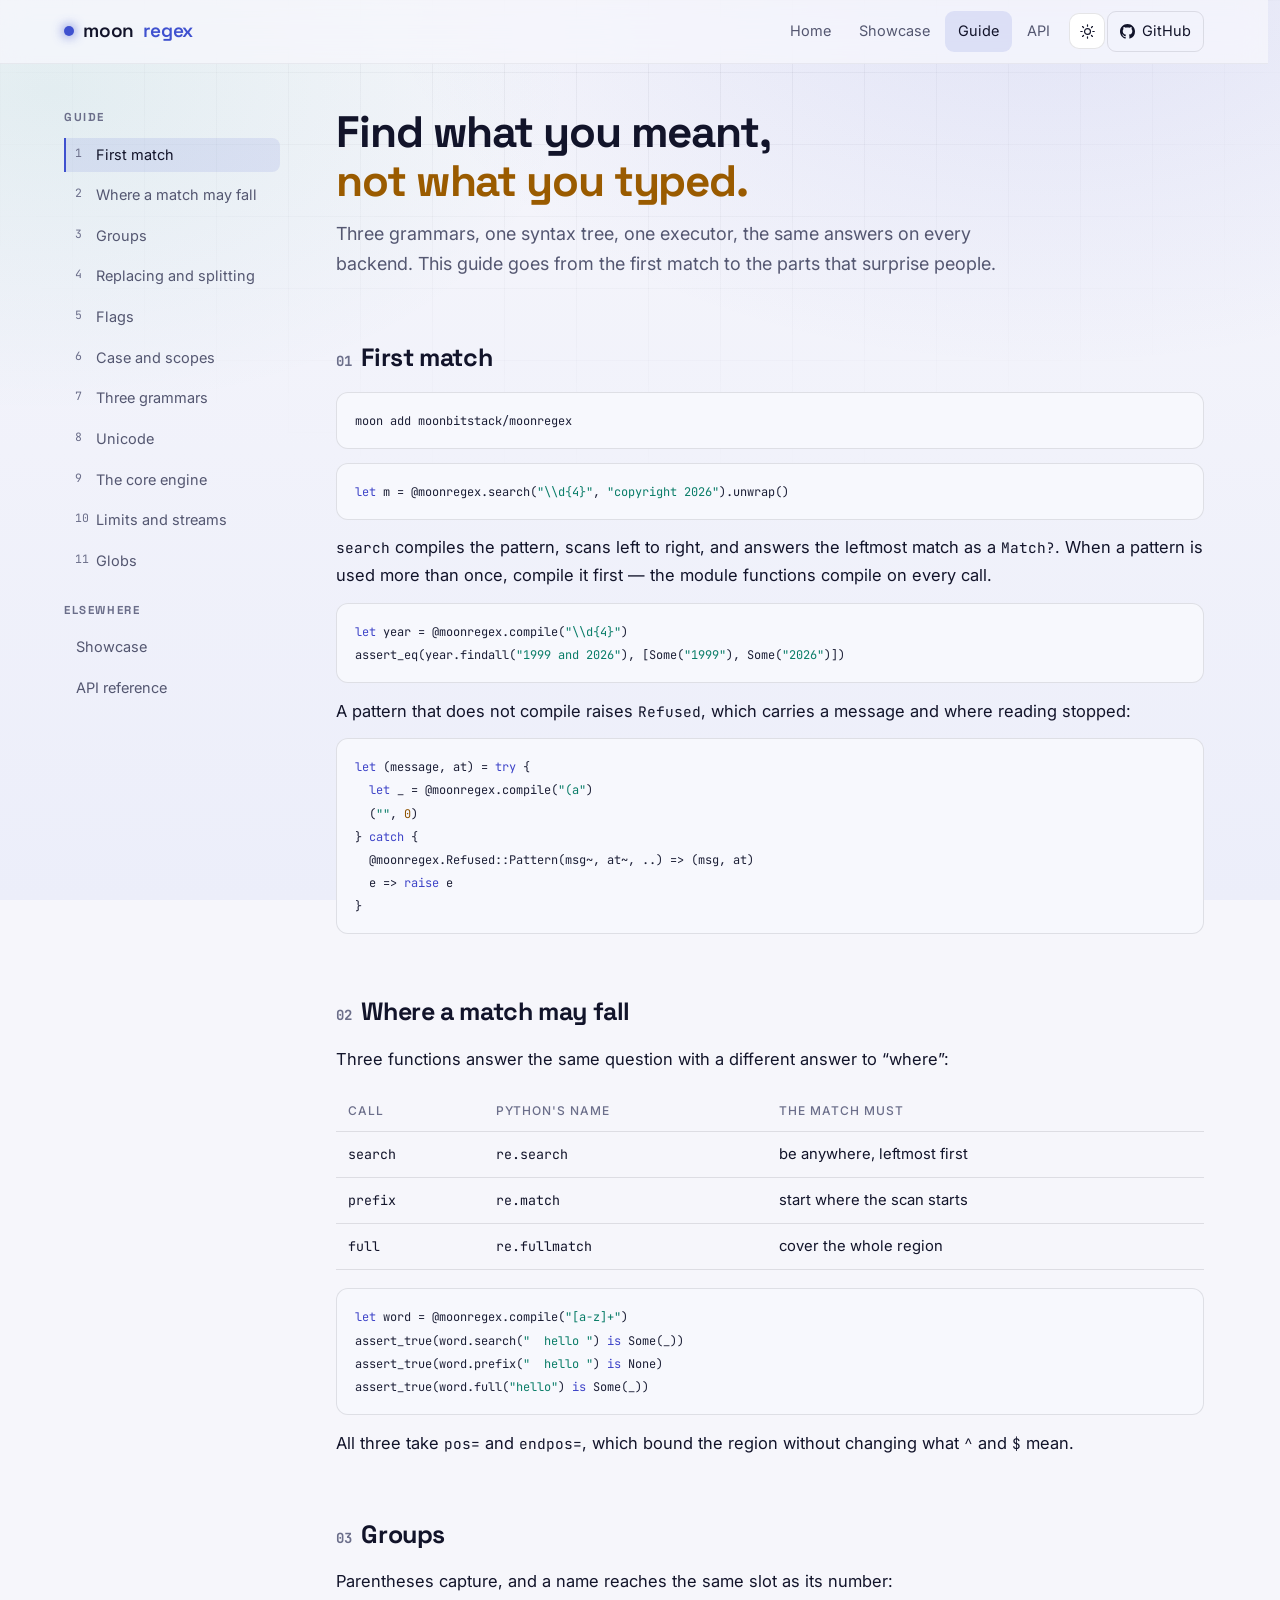
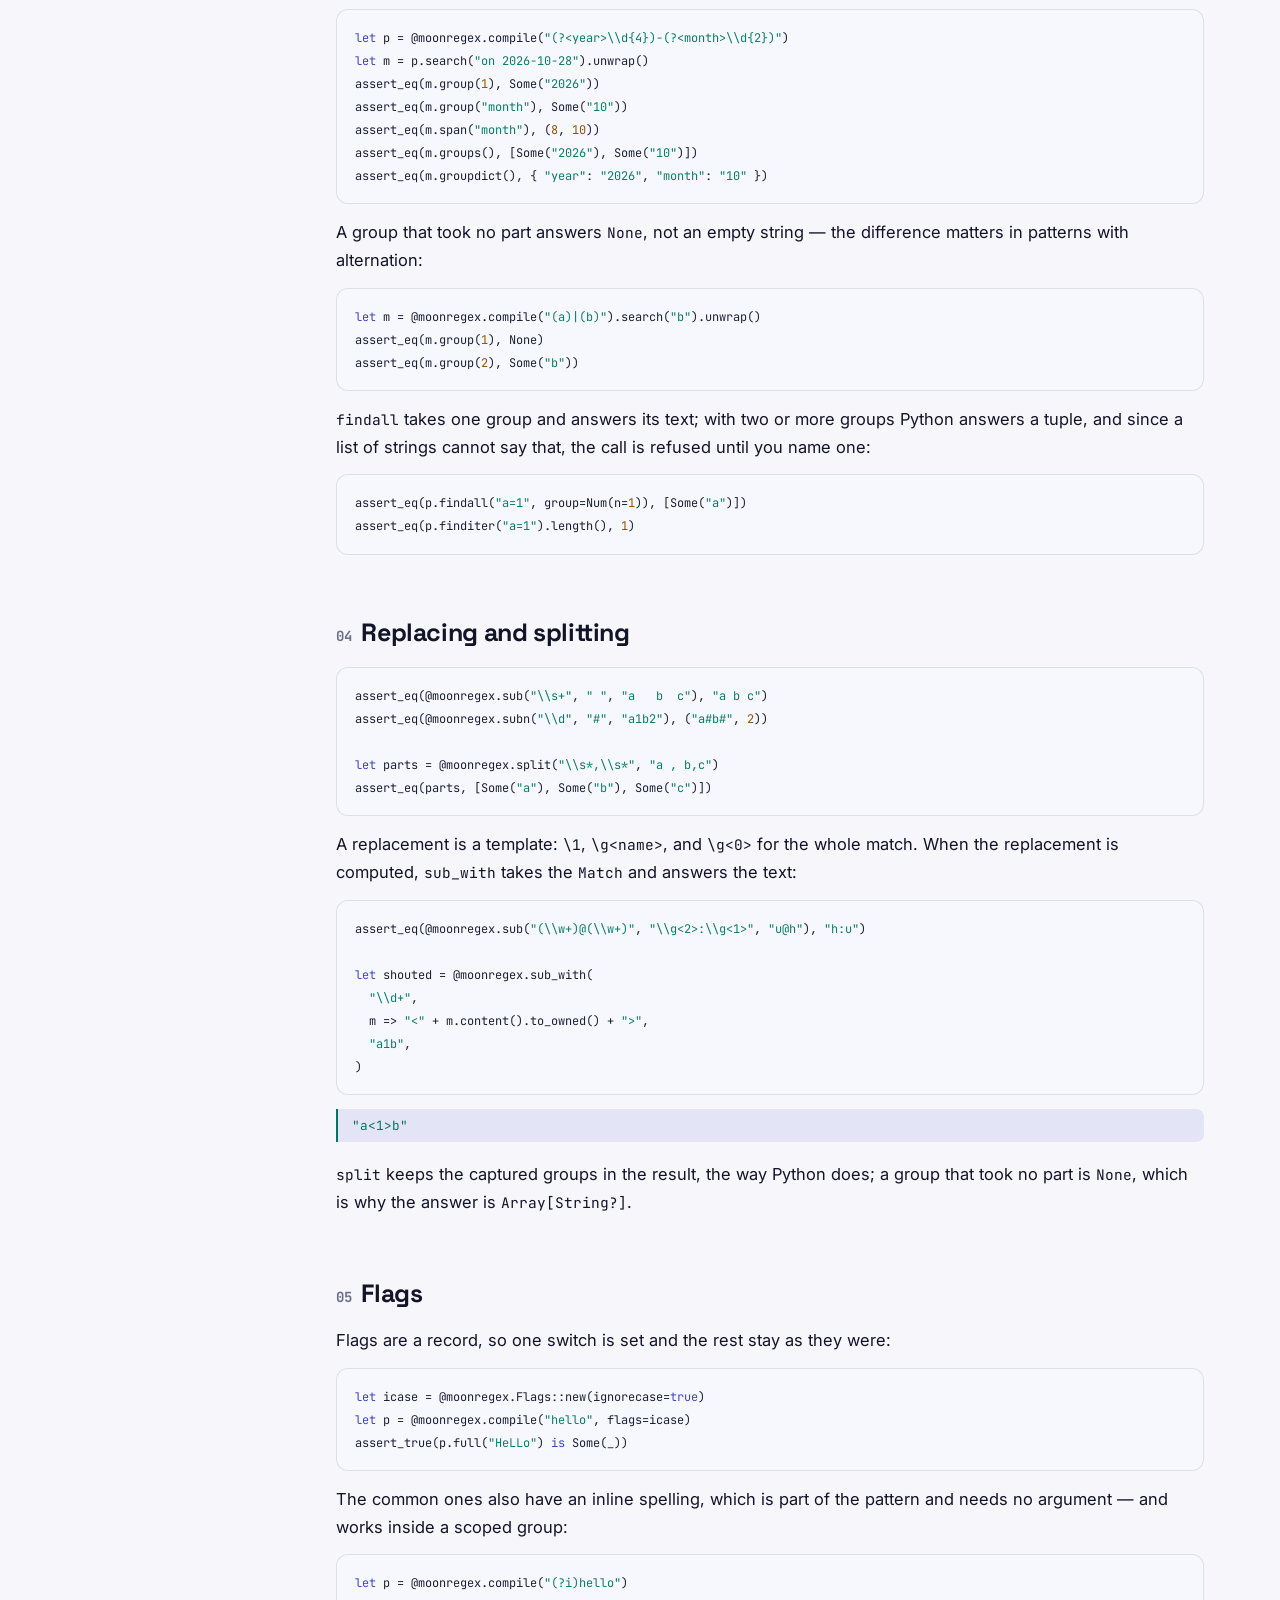
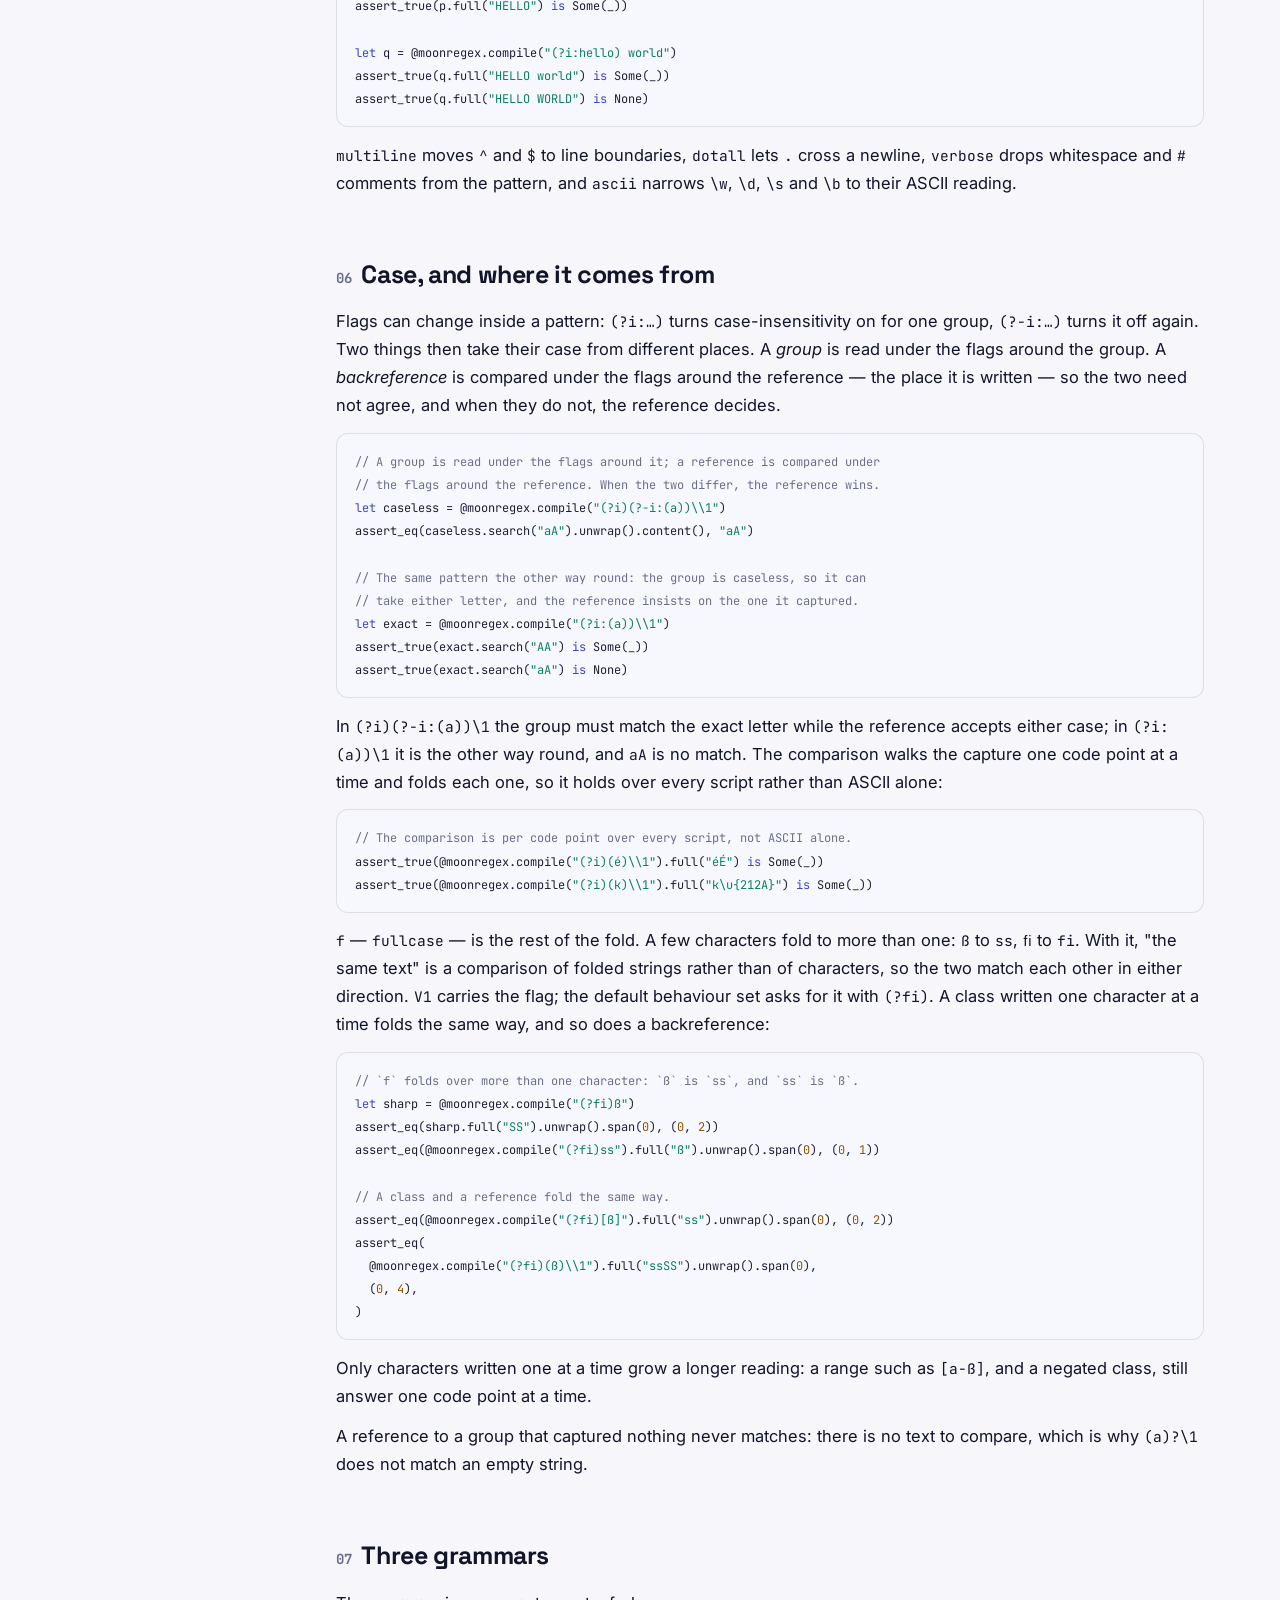
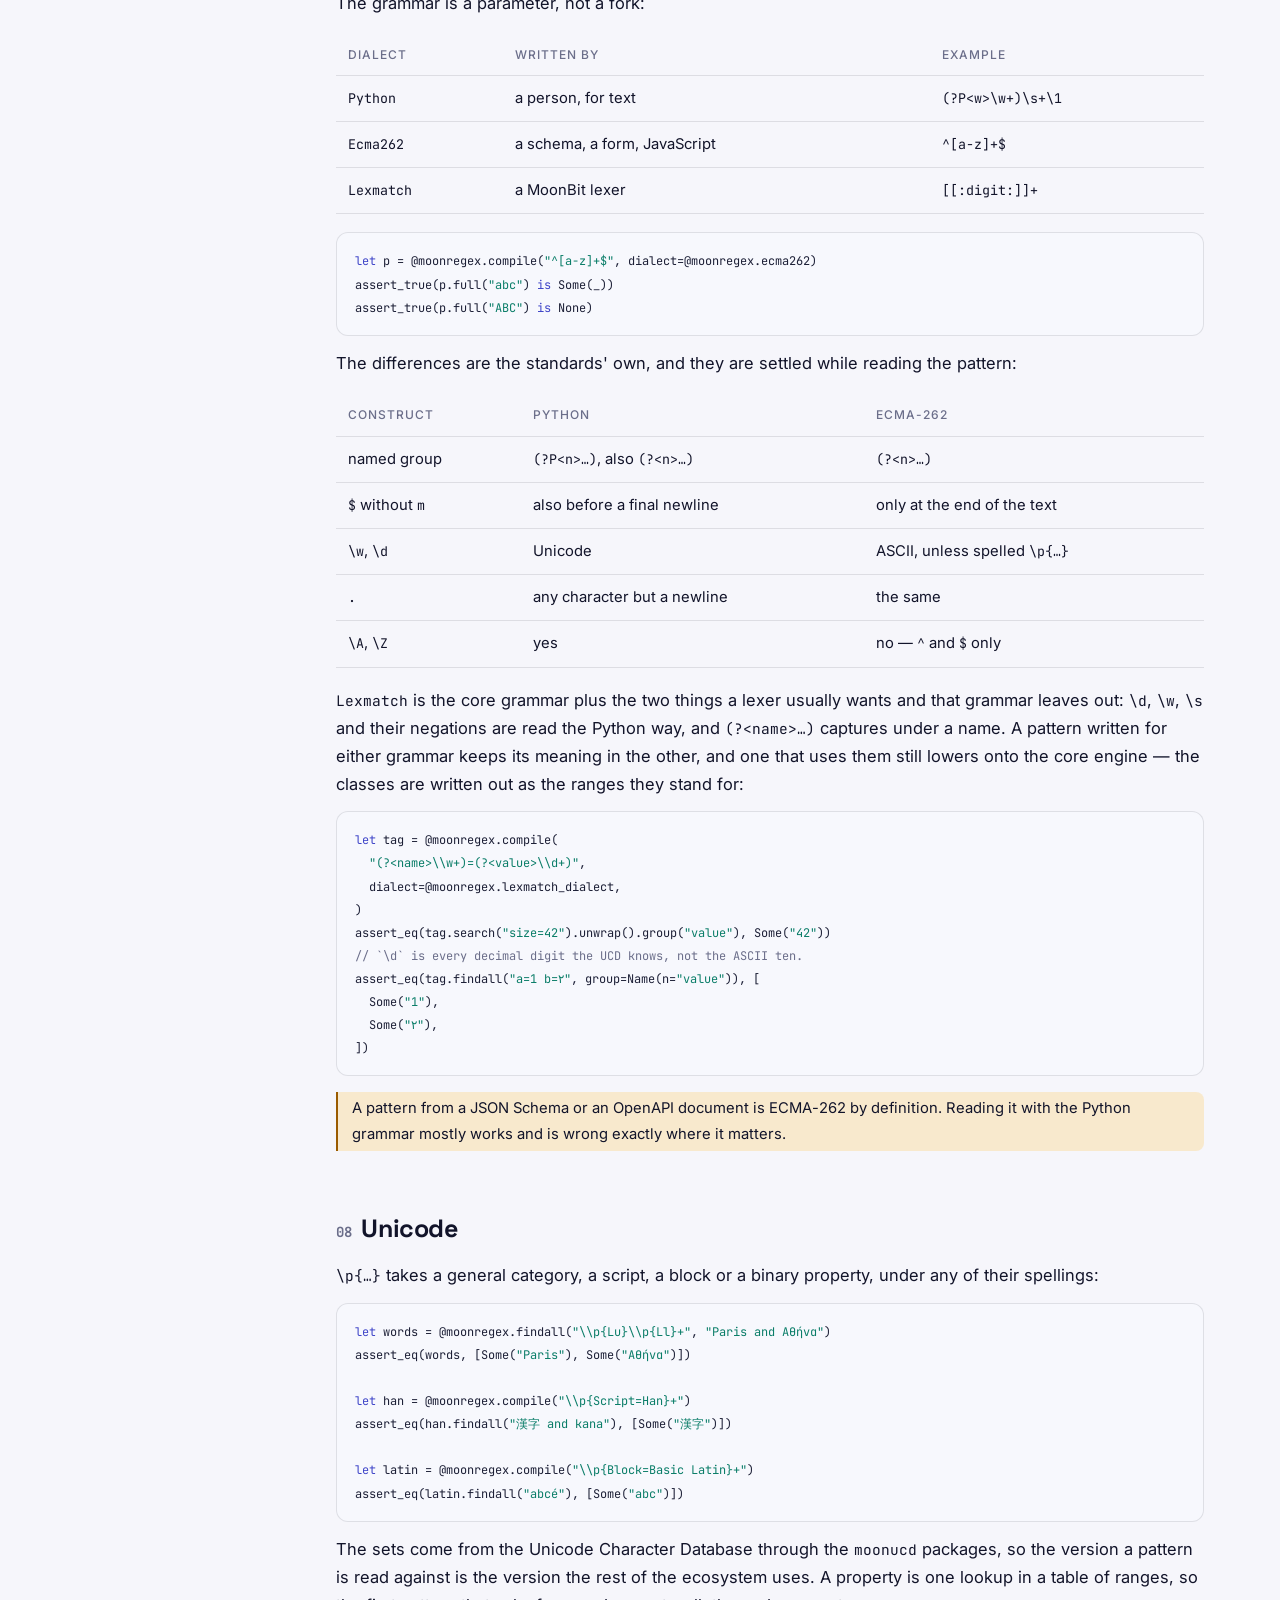
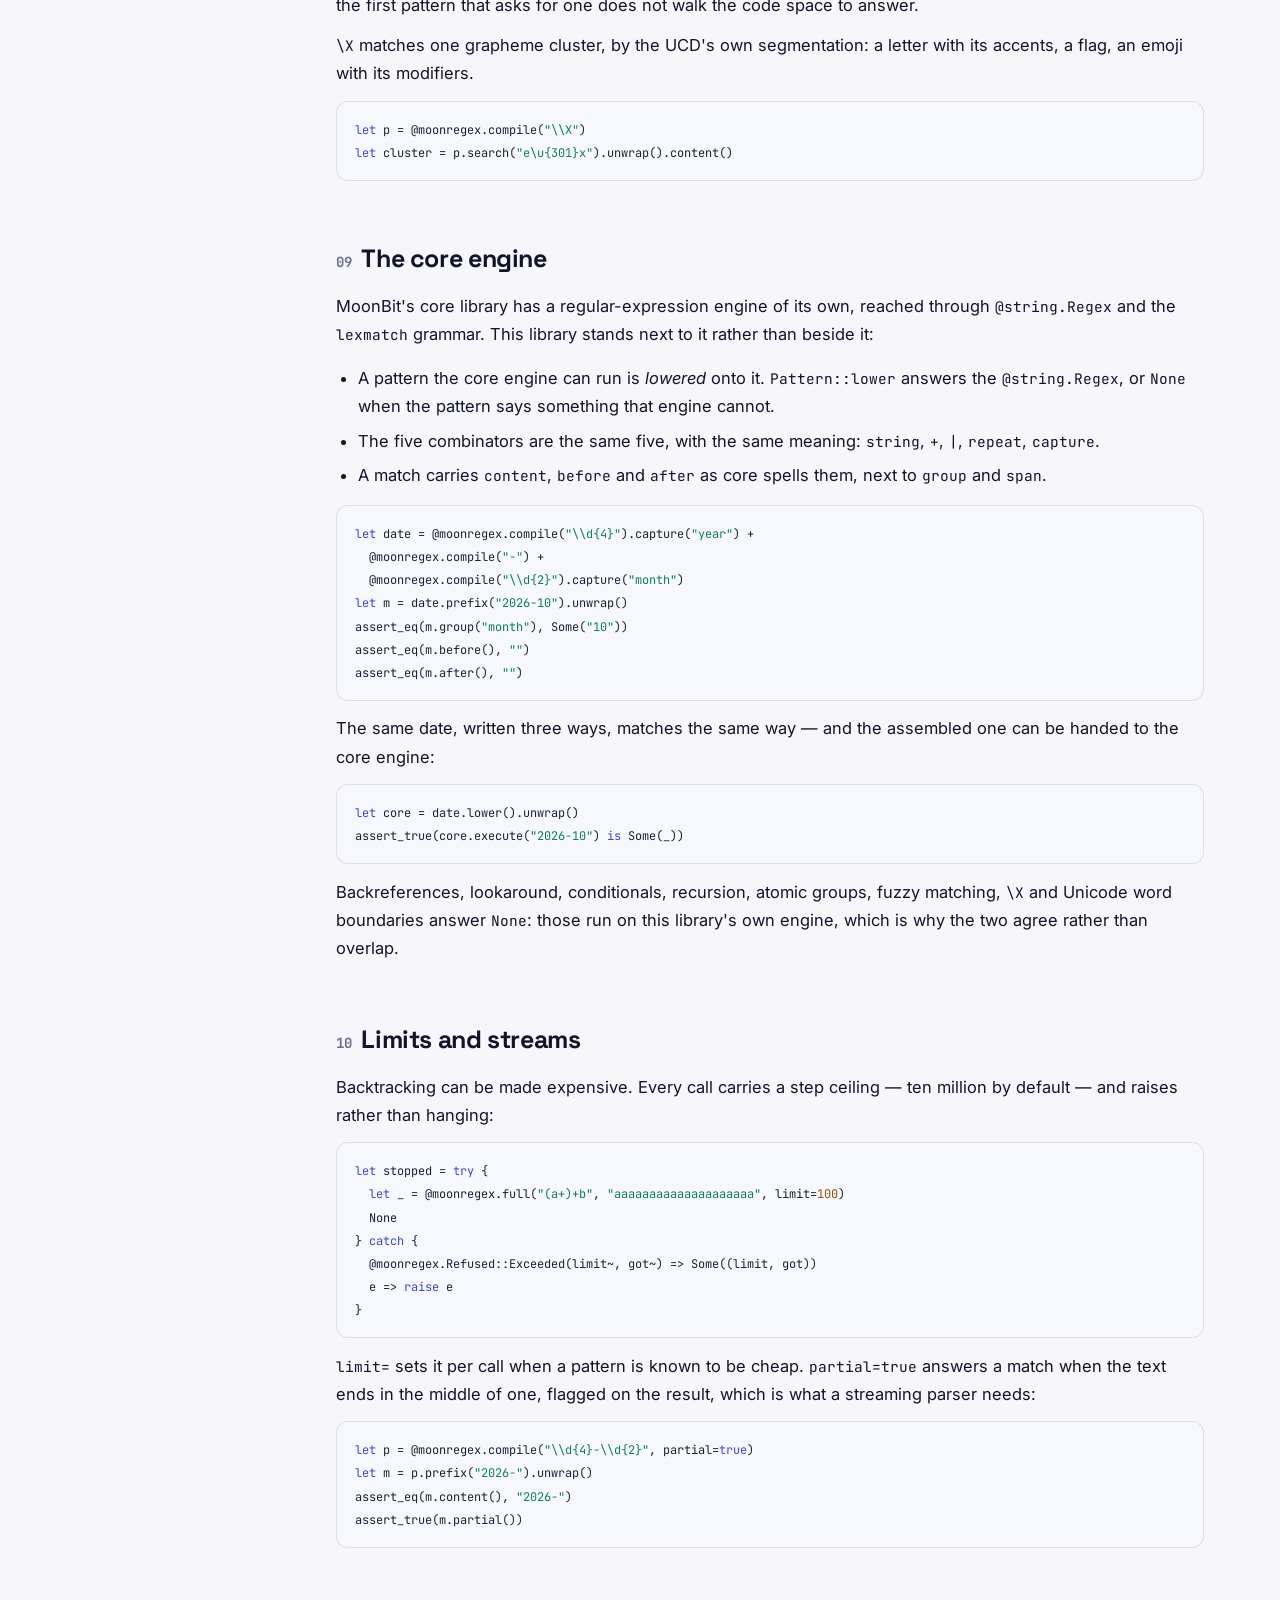
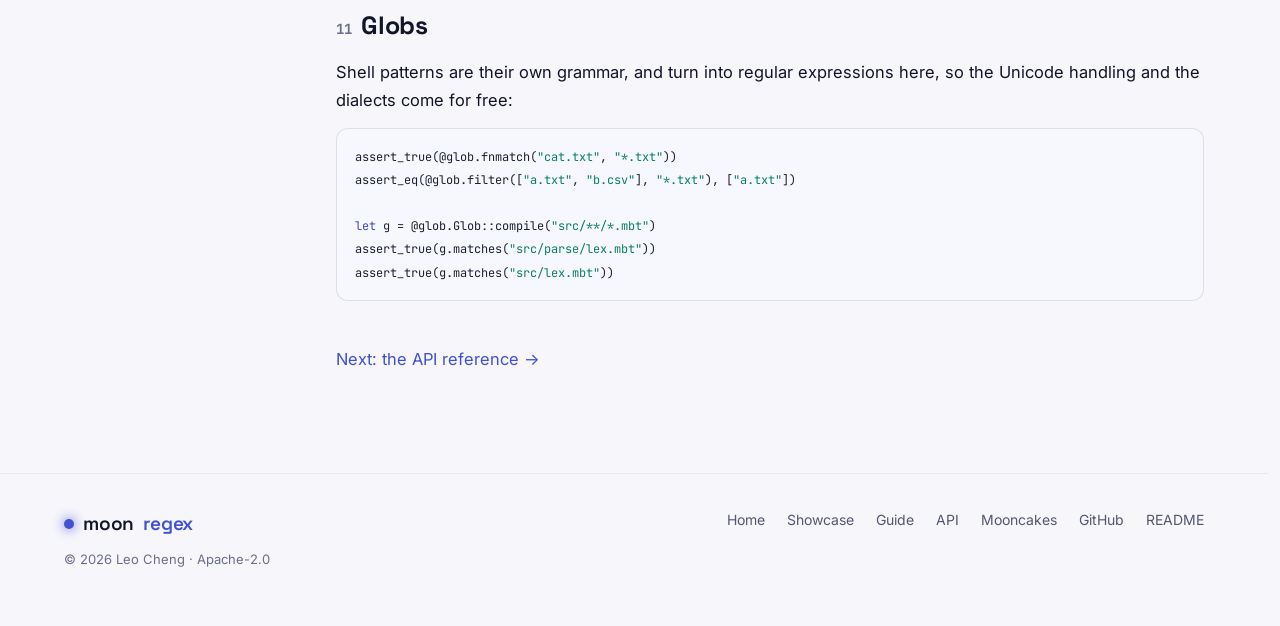
<file: docs/guide.html>
<!DOCTYPE html>
<html lang="en" data-theme="dark">
<head>
<meta charset="utf-8" />
<meta name="viewport" content="width=device-width, initial-scale=1" />
<title>moonregex — guide</title>
<meta name="description" content="A progressive guide to moonregex: matching, groups, replacement, flags, the three grammars, Unicode properties, and the bridge to MoonBit's own regular-expression engine." />
<link rel="icon" href="data:image/svg+xml,%3Csvg xmlns='http://www.w3.org/2000/svg' viewBox='0 0 32 32'%3E%3Ccircle cx='16' cy='16' r='13' fill='%238ea2ff'/%3E%3Ccircle cx='21' cy='12' r='11' fill='%23080a13'/%3E%3C/svg%3E" />
<link rel="preconnect" href="https://fonts.googleapis.com" />
<link rel="preconnect" href="https://fonts.gstatic.com" crossorigin />
<link href="https://fonts.googleapis.com/css2?family=Space+Grotesk:wght@400;500;600;700&family=JetBrains+Mono:wght@400;500;700&family=Inter:wght@400;500;600&display=swap" rel="stylesheet" />
<link rel="stylesheet" href="./assets/site.css" />
<script>
  (function () {
    try {
      var saved = localStorage.getItem("moonregex-theme");
      var light = window.matchMedia && window.matchMedia("(prefers-color-scheme: light)").matches;
      document.documentElement.setAttribute("data-theme", saved || (light ? "light" : "dark"));
    } catch (e) {}
  })();
</script>
</head>
<body>

<div class="sky"></div>
<div class="stars"></div>
<div class="grid-lines"></div>

<header class="nav">
  <div class="wrap nav-inner">
    <a class="brand" href="./index.html"><span class="dot"></span>moon<span class="acc">regex</span></a>
    <div class="nav-tools">
      <nav class="nav-links" id="nav-panel" aria-label="site">
        <a href="./index.html">Home</a>
        <a href="./showcase.html">Showcase</a>
        <a class="on" href="./guide.html" aria-current="page">Guide</a>
        <a href="./api.html">API</a>
      </nav>
      <button class="theme-toggle" type="button" aria-label="Switch theme">
        <svg class="moon-icon" aria-hidden="true" viewBox="0 0 24 24" fill="none" stroke="currentColor" stroke-width="1.7" stroke-linecap="round"><path d="M20 14.5A8.5 8.5 0 0 1 9.5 4a8.5 8.5 0 1 0 10.5 10.5Z"/></svg>
        <svg class="sun" aria-hidden="true" viewBox="0 0 24 24" fill="none" stroke="currentColor" stroke-width="1.7" stroke-linecap="round"><circle cx="12" cy="12" r="4.2"/><path d="M12 2.5v2M12 19.5v2M2.5 12h2M19.5 12h2M5 5l1.4 1.4M17.6 17.6 19 19M19 5l-1.4 1.4M6.4 17.6 5 19"/></svg>
      </button>
      <a class="cta" href="https://github.com/moonbitstack/moonregex" aria-label="Repository on GitHub">
        <svg width="15" height="15" viewBox="0 0 16 16" fill="currentColor" aria-hidden="true"><path d="M8 0C3.58 0 0 3.58 0 8c0 3.54 2.29 6.53 5.47 7.59.4.07.55-.17.55-.38 0-.19-.01-.82-.01-1.49-2.01.37-2.53-.49-2.69-.94-.09-.23-.48-.94-.82-1.13-.28-.15-.68-.52-.01-.53.63-.01 1.08.58 1.23.82.72 1.21 1.87.87 2.33.66.07-.52.28-.87.51-1.07-1.78-.2-3.64-.89-3.64-3.95 0-.87.31-1.59.82-2.15-.08-.2-.36-1.02.08-2.12 0 0 .67-.21 2.2.82.64-.18 1.32-.27 2-.27.68 0 1.36.09 2 .27 1.53-1.04 2.2-.82 2.2-.82.44 1.1.16 1.92.08 2.12.51.56.82 1.27.82 2.15 0 3.07-1.87 3.75-3.65 3.95.29.25.54.73.54 1.48 0 1.07-.01 1.93-.01 2.2 0 .21.15.46.55.38A8.01 8.01 0 0 0 16 8c0-4.42-3.58-8-8-8Z"/></svg>
        <span class="lbl">GitHub</span>
      </a>
      <button class="nav-burger" type="button" aria-expanded="false" aria-controls="nav-panel" aria-label="Open the menu">
        <svg class="bar-open" aria-hidden="true" viewBox="0 0 24 24" fill="none" stroke="currentColor" stroke-width="1.8" stroke-linecap="round"><path d="M4 7h16M4 12h16M4 17h16"/></svg>
        <svg class="bar-close" aria-hidden="true" viewBox="0 0 24 24" fill="none" stroke="currentColor" stroke-width="1.8" stroke-linecap="round"><path d="M6 6l12 12M18 6 6 18"/></svg>
      </button>
    </div>
  </div>
</header>

<div class="wrap layout">
  <aside class="side">
    <h4>Guide</h4>
    <ol>
      <li><a href="#first">First match</a></li>
      <li><a href="#anchors">Where a match may fall</a></li>
      <li><a href="#groups">Groups</a></li>
      <li><a href="#replace">Replacing and splitting</a></li>
      <li><a href="#flags">Flags</a></li>
      <li><a href="#case">Case and scopes</a></li>
      <li><a href="#dialects">Three grammars</a></li>
      <li><a href="#unicode">Unicode</a></li>
      <li><a href="#core">The core engine</a></li>
      <li><a href="#limits">Limits and streams</a></li>
      <li><a href="#globs">Globs</a></li>
    </ol>
    <h4>Elsewhere</h4>
    <ul>
      <li><a href="./showcase.html">Showcase</a></li>
      <li><a href="./api.html">API reference</a></li>
    </ul>
  </aside>

<main>
    <h1 class="docs-title">Find what you meant,<br /><span class="reg">not what you typed.</span></h1>
    <p class="docs-lede">Three grammars, one syntax tree, one executor, the same
      answers on every backend. This guide goes from the first match to the parts
      that surprise people.</p>

    <h2 id="first"><span class="num">01</span>First match</h2>
    <pre><code>moon add moonbitstack/moonregex</code></pre>
    <pre><code data-snippet="guide/first-match"><span class="c-kw">let</span> m = @moonregex.search(<span class="c-str">"\\d{4}"</span>, <span class="c-str">"copyright 2026"</span>).unwrap()</code></pre>
    <p><code>search</code> compiles the pattern, scans left to right, and answers the
      leftmost match as a <code>Match?</code>. When a pattern is used more than once,
      compile it first — the module functions compile on every call.</p>
    <pre><code data-snippet="guide/reuse"><span class="c-kw">let</span> year = @moonregex.compile(<span class="c-str">"\\d{4}"</span>)
assert_eq(year.findall(<span class="c-str">"1999 and 2026"</span>), [Some(<span class="c-str">"1999"</span>), Some(<span class="c-str">"2026"</span>)])</code></pre>
    <p>A pattern that does not compile raises <code>Refused</code>, which carries a
      message and where reading stopped:</p>
    <pre><code data-snippet="guide/refusal"><span class="c-kw">let</span> (message, at) = <span class="c-kw">try</span> {
  <span class="c-kw">let</span> _ = @moonregex.compile(<span class="c-str">"(a"</span>)
  (<span class="c-str">""</span>, <span class="c-num">0</span>)
} <span class="c-kw">catch</span> {
  @moonregex.Refused::Pattern(msg~, at~, ..) =&gt; (msg, at)
  e =&gt; <span class="c-kw">raise</span> e
}</code></pre>

    <h2 id="anchors"><span class="num">02</span>Where a match may fall</h2>
    <p>Three functions answer the same question with a different answer to
      “where”:</p>
    <table>
      <thead><tr><th>Call</th><th>Python's name</th><th>The match must</th></tr></thead>
      <tbody>
        <tr><td><code>search</code></td><td><code>re.search</code></td><td>be anywhere, leftmost first</td></tr>
        <tr><td><code>prefix</code></td><td><code>re.match</code></td><td>start where the scan starts</td></tr>
        <tr><td><code>full</code></td><td><code>re.fullmatch</code></td><td>cover the whole region</td></tr>
      </tbody>
    </table>
    <pre><code data-snippet="guide/anchors"><span class="c-kw">let</span> word = @moonregex.compile(<span class="c-str">"[a-z]+"</span>)
assert_true(word.search(<span class="c-str">"  hello "</span>) <span class="c-kw">is</span> Some(_))
assert_true(word.prefix(<span class="c-str">"  hello "</span>) <span class="c-kw">is</span> None)
assert_true(word.full(<span class="c-str">"hello"</span>) <span class="c-kw">is</span> Some(_))</code></pre>
    <p>All three take <code>pos=</code> and <code>endpos=</code>, which bound the
      region without changing what <code>^</code> and <code>$</code> mean.</p>

    <h2 id="groups"><span class="num">03</span>Groups</h2>
    <p>Parentheses capture, and a name reaches the same slot as its number:</p>
    <pre><code data-snippet="guide/groups"><span class="c-kw">let</span> p = @moonregex.compile(<span class="c-str">"(?&lt;year&gt;\\d{4})-(?&lt;month&gt;\\d{2})"</span>)
<span class="c-kw">let</span> m = p.search(<span class="c-str">"on 2026-10-28"</span>).unwrap()
assert_eq(m.group(<span class="c-num">1</span>), Some(<span class="c-str">"2026"</span>))
assert_eq(m.group(<span class="c-str">"month"</span>), Some(<span class="c-str">"10"</span>))
assert_eq(m.span(<span class="c-str">"month"</span>), (<span class="c-num">8</span>, <span class="c-num">10</span>))
assert_eq(m.groups(), [Some(<span class="c-str">"2026"</span>), Some(<span class="c-str">"10"</span>)])
assert_eq(m.groupdict(), { <span class="c-str">"year"</span>: <span class="c-str">"2026"</span>, <span class="c-str">"month"</span>: <span class="c-str">"10"</span> })</code></pre>
    <p>A group that took no part answers <code>None</code>, not an empty string —
      the difference matters in patterns with alternation:</p>
    <pre><code data-snippet="guide/no-participation"><span class="c-kw">let</span> m = @moonregex.compile(<span class="c-str">"(a)|(b)"</span>).search(<span class="c-str">"b"</span>).unwrap()
assert_eq(m.group(<span class="c-num">1</span>), None)
assert_eq(m.group(<span class="c-num">2</span>), Some(<span class="c-str">"b"</span>))</code></pre>
    <p><code>findall</code> takes one group and answers its text; with two or more
      groups Python answers a tuple, and since a list of strings cannot say that,
      the call is refused until you name one:</p>
    <pre><code data-snippet="guide/findall-groups">assert_eq(p.findall(<span class="c-str">"a=1"</span>, group=Num(n=<span class="c-num">1</span>)), [Some(<span class="c-str">"a"</span>)])
assert_eq(p.finditer(<span class="c-str">"a=1"</span>).length(), <span class="c-num">1</span>)</code></pre>

    <h2 id="replace"><span class="num">04</span>Replacing and splitting</h2>
    <pre><code data-snippet="guide/replace">assert_eq(@moonregex.sub(<span class="c-str">"\\s+"</span>, <span class="c-str">" "</span>, <span class="c-str">"a   b  c"</span>), <span class="c-str">"a b c"</span>)
assert_eq(@moonregex.subn(<span class="c-str">"\\d"</span>, <span class="c-str">"#"</span>, <span class="c-str">"a1b2"</span>), (<span class="c-str">"a#b#"</span>, <span class="c-num">2</span>))

<span class="c-kw">let</span> parts = @moonregex.split(<span class="c-str">"\\s*,\\s*"</span>, <span class="c-str">"a , b,c"</span>)
assert_eq(parts, [Some(<span class="c-str">"a"</span>), Some(<span class="c-str">"b"</span>), Some(<span class="c-str">"c"</span>)])</code></pre>
    <p>A replacement is a template: <code>\1</code>, <code>\g&lt;name&gt;</code>, and
      <code>\g&lt;0&gt;</code> for the whole match. When the replacement is computed,
      <code>sub_with</code> takes the <code>Match</code> and answers the text:</p>
    <pre><code data-snippet="guide/replace-function">assert_eq(@moonregex.sub(<span class="c-str">"(\\w+)@(\\w+)"</span>, <span class="c-str">"\\g&lt;2&gt;:\\g&lt;1&gt;"</span>, <span class="c-str">"u@h"</span>), <span class="c-str">"h:u"</span>)

<span class="c-kw">let</span> shouted = @moonregex.sub_with(
  <span class="c-str">"\\d+"</span>,
  m =&gt; <span class="c-str">"&lt;"</span> + m.content().to_owned() + <span class="c-str">"&gt;"</span>,
  <span class="c-str">"a1b"</span>,
)</code></pre>
    <div class="out"><code>"a&lt;1&gt;b"</code></div>
    <p><code>split</code> keeps the captured groups in the result, the way Python
      does; a group that took no part is <code>None</code>, which is why the answer is
      <code>Array[String?]</code>.</p>

    <h2 id="flags"><span class="num">05</span>Flags</h2>
    <p>Flags are a record, so one switch is set and the rest stay as they were:</p>
    <pre><code data-snippet="guide/flags"><span class="c-kw">let</span> icase = @moonregex.Flags::new(ignorecase=<span class="c-kw">true</span>)
<span class="c-kw">let</span> p = @moonregex.compile(<span class="c-str">"hello"</span>, flags=icase)
assert_true(p.full(<span class="c-str">"HeLLo"</span>) <span class="c-kw">is</span> Some(_))</code></pre>
    <p>The common ones also have an inline spelling, which is part of the pattern
      and needs no argument — and works inside a scoped group:</p>
    <pre><code data-snippet="guide/inline-flags"><span class="c-kw">let</span> p = @moonregex.compile(<span class="c-str">"(?i)hello"</span>)
assert_true(p.full(<span class="c-str">"HELLO"</span>) <span class="c-kw">is</span> Some(_))

<span class="c-kw">let</span> q = @moonregex.compile(<span class="c-str">"(?i:hello) world"</span>)
assert_true(q.full(<span class="c-str">"HELLO world"</span>) <span class="c-kw">is</span> Some(_))
assert_true(q.full(<span class="c-str">"HELLO WORLD"</span>) <span class="c-kw">is</span> None)</code></pre>
    <p><code>multiline</code> moves <code>^</code> and <code>$</code> to line
      boundaries, <code>dotall</code> lets <code>.</code> cross a newline,
      <code>verbose</code> drops whitespace and <code>#</code> comments from the
      pattern, and <code>ascii</code> narrows <code>\w</code>, <code>\d</code>,
      <code>\s</code> and <code>\b</code> to their ASCII reading.</p>

    <h2 id="case"><span class="num">06</span>Case, and where it comes from</h2>
    <p>Flags can change inside a pattern: <code>(?i:…)</code> turns
      case-insensitivity on for one group, <code>(?-i:…)</code> turns it off
      again. Two things then take their case from different places. A
      <em>group</em> is read under the flags around the group. A
      <em>backreference</em> is compared under the flags around the reference —
      the place it is written — so the two need not agree, and when they do not,
      the reference decides.</p>
    <pre><code data-snippet="guide/case"><span class="c-com">// A group is read under the flags around it; a reference is compared under</span>
<span class="c-com">// the flags around the reference. When the two differ, the reference wins.</span>
<span class="c-kw">let</span> caseless = @moonregex.compile(<span class="c-str">"(?i)(?-i:(a))\\1"</span>)
assert_eq(caseless.search(<span class="c-str">"aA"</span>).unwrap().content(), <span class="c-str">"aA"</span>)

<span class="c-com">// The same pattern the other way round: the group is caseless, so it can</span>
<span class="c-com">// take either letter, and the reference insists on the one it captured.</span>
<span class="c-kw">let</span> exact = @moonregex.compile(<span class="c-str">"(?i:(a))\\1"</span>)
assert_true(exact.search(<span class="c-str">"AA"</span>) <span class="c-kw">is</span> Some(_))
assert_true(exact.search(<span class="c-str">"aA"</span>) <span class="c-kw">is</span> None)</code></pre>
    <p>In <code>(?i)(?-i:(a))\1</code> the group must match the exact letter
      while the reference accepts either case; in <code>(?i:(a))\1</code> it is
      the other way round, and <code>aA</code> is no match. The comparison walks
      the capture one code point at a time and folds each one, so it holds over
      every script rather than ASCII alone:</p>
    <pre><code data-snippet="guide/case-alphabet"><span class="c-com">// The comparison is per code point over every script, not ASCII alone.</span>
assert_true(@moonregex.compile(<span class="c-str">"(?i)(é)\\1"</span>).full(<span class="c-str">"éÉ"</span>) <span class="c-kw">is</span> Some(_))
assert_true(@moonregex.compile(<span class="c-str">"(?i)(k)\\1"</span>).full(<span class="c-str">"k\u{212A}"</span>) <span class="c-kw">is</span> Some(_))</code></pre>
    <p><code>f</code> — <code>fullcase</code> — is the rest of the fold. A few
      characters fold to more than one: <code>ß</code> to <code>ss</code>,
      <code>ﬁ</code> to <code>fi</code>. With it, "the same text" is a comparison
      of folded strings rather than of characters, so the two match each other in
      either direction. <code>V1</code> carries the flag; the default behaviour
      set asks for it with <code>(?fi)</code>. A class written one character at a
      time folds the same way, and so does a backreference:</p>
    <pre><code data-snippet="guide/case-folding"><span class="c-com">// `f` folds over more than one character: `ß` is `ss`, and `ss` is `ß`.</span>
<span class="c-kw">let</span> sharp = @moonregex.compile(<span class="c-str">"(?fi)ß"</span>)
assert_eq(sharp.full(<span class="c-str">"SS"</span>).unwrap().span(<span class="c-num">0</span>), (<span class="c-num">0</span>, <span class="c-num">2</span>))
assert_eq(@moonregex.compile(<span class="c-str">"(?fi)ss"</span>).full(<span class="c-str">"ß"</span>).unwrap().span(<span class="c-num">0</span>), (<span class="c-num">0</span>, <span class="c-num">1</span>))

<span class="c-com">// A class and a reference fold the same way.</span>
assert_eq(@moonregex.compile(<span class="c-str">"(?fi)[ß]"</span>).full(<span class="c-str">"ss"</span>).unwrap().span(<span class="c-num">0</span>), (<span class="c-num">0</span>, <span class="c-num">2</span>))
assert_eq(
  @moonregex.compile(<span class="c-str">"(?fi)(ß)\\1"</span>).full(<span class="c-str">"ssSS"</span>).unwrap().span(<span class="c-num">0</span>),
  (<span class="c-num">0</span>, <span class="c-num">4</span>),
)</code></pre>
    <p>Only characters written one at a time grow a longer reading: a range such
      as <code>[a-ß]</code>, and a negated class, still answer one code point at
      a time.</p>
    <p>A reference to a group that captured nothing never matches: there is no
      text to compare, which is why <code>(a)?\1</code> does not match an empty
      string.</p>

    <h2 id="dialects"><span class="num">07</span>Three grammars</h2>
    <p>The grammar is a parameter, not a fork:</p>
    <table>
      <thead><tr><th>Dialect</th><th>Written by</th><th>Example</th></tr></thead>
      <tbody>
        <tr><td><code>Python</code></td><td>a person, for text</td><td><code>(?P&lt;w&gt;\w+)\s+\1</code></td></tr>
        <tr><td><code>Ecma262</code></td><td>a schema, a form, JavaScript</td><td><code>^[a-z]+$</code></td></tr>
        <tr><td><code>Lexmatch</code></td><td>a MoonBit lexer</td><td><code>[[:digit:]]+</code></td></tr>
      </tbody>
    </table>
    <pre><code data-snippet="guide/ecma"><span class="c-kw">let</span> p = @moonregex.compile(<span class="c-str">"^[a-z]+$"</span>, dialect=@moonregex.ecma262)
assert_true(p.full(<span class="c-str">"abc"</span>) <span class="c-kw">is</span> Some(_))
assert_true(p.full(<span class="c-str">"ABC"</span>) <span class="c-kw">is</span> None)</code></pre>
    <p>The differences are the standards' own, and they are settled while reading
      the pattern:</p>
    <table>
      <thead><tr><th>Construct</th><th>Python</th><th>ECMA-262</th></tr></thead>
      <tbody>
        <tr><td>named group</td><td><code>(?P&lt;n&gt;…)</code>, also <code>(?&lt;n&gt;…)</code></td><td><code>(?&lt;n&gt;…)</code></td></tr>
        <tr><td><code>$</code> without <code>m</code></td><td>also before a final newline</td><td>only at the end of the text</td></tr>
        <tr><td><code>\w</code>, <code>\d</code></td><td>Unicode</td><td>ASCII, unless spelled <code>\p{…}</code></td></tr>
        <tr><td><code>.</code></td><td>any character but a newline</td><td>the same</td></tr>
        <tr><td><code>\A</code>, <code>\Z</code></td><td>yes</td><td>no — <code>^</code> and <code>$</code> only</td></tr>
      </tbody>
    </table>
    <p><code>Lexmatch</code> is the core grammar plus the two things a lexer
      usually wants and that grammar leaves out: <code>\d</code>,
      <code>\w</code>, <code>\s</code> and their negations are read the Python
      way, and <code>(?&lt;name&gt;…)</code> captures under a name. A pattern
      written for either grammar keeps its meaning in the other, and one that
      uses them still lowers onto the core engine — the classes are written out
      as the ranges they stand for:</p>
    <pre><code data-snippet="guide/lexmatch"><span class="c-kw">let</span> tag = @moonregex.compile(
  <span class="c-str">"(?&lt;name&gt;\\w+)=(?&lt;value&gt;\\d+)"</span>,
  dialect=@moonregex.lexmatch_dialect,
)
assert_eq(tag.search(<span class="c-str">"size=42"</span>).unwrap().group(<span class="c-str">"value"</span>), Some(<span class="c-str">"42"</span>))
<span class="c-com">// `\d` is every decimal digit the UCD knows, not the ASCII ten.</span>
assert_eq(tag.findall(<span class="c-str">"a=1 b=٢"</span>, group=Name(n=<span class="c-str">"value"</span>)), [
  Some(<span class="c-str">"1"</span>),
  Some(<span class="c-str">"٢"</span>),
])</code></pre>
    <div class="note">A pattern from a JSON Schema or an OpenAPI document is
      ECMA-262 by definition. Reading it with the Python grammar mostly works and
      is wrong exactly where it matters.</div>

    <h2 id="unicode"><span class="num">08</span>Unicode</h2>
    <p><code>\p{…}</code> takes a general category, a script, a block or a binary
      property, under any of their spellings:</p>
    <pre><code data-snippet="guide/unicode"><span class="c-kw">let</span> words = @moonregex.findall(<span class="c-str">"\\p{Lu}\\p{Ll}+"</span>, <span class="c-str">"Paris and Αθήνα"</span>)
assert_eq(words, [Some(<span class="c-str">"Paris"</span>), Some(<span class="c-str">"Αθήνα"</span>)])

<span class="c-kw">let</span> han = @moonregex.compile(<span class="c-str">"\\p{Script=Han}+"</span>)
assert_eq(han.findall(<span class="c-str">"漢字 and kana"</span>), [Some(<span class="c-str">"漢字"</span>)])

<span class="c-kw">let</span> latin = @moonregex.compile(<span class="c-str">"\\p{Block=Basic Latin}+"</span>)
assert_eq(latin.findall(<span class="c-str">"abcé"</span>), [Some(<span class="c-str">"abc"</span>)])</code></pre>
    <p>The sets come from the Unicode Character Database through the
      <code>moonucd</code> packages, so the version a pattern is read against is
      the version the rest of the ecosystem uses. A property is one lookup in a
      table of ranges, so the first pattern that asks for one does not walk the
      code space to answer.</p>
    <p><code>\X</code> matches one grapheme cluster, by the UCD's own segmentation:
      a letter with its accents, a flag, an emoji with its modifiers.</p>
    <pre><code data-snippet="guide/grapheme"><span class="c-kw">let</span> p = @moonregex.compile(<span class="c-str">"\\X"</span>)
<span class="c-kw">let</span> cluster = p.search(<span class="c-str">"e\u{301}x"</span>).unwrap().content()</code></pre>

    <h2 id="core"><span class="num">09</span>The core engine</h2>
    <p>MoonBit's core library has a regular-expression engine of its own, reached
      through <code>@string.Regex</code> and the <code>lexmatch</code> grammar. This
      library stands next to it rather than beside it:</p>
    <ul>
      <li>A pattern the core engine can run is <em>lowered</em> onto it.
        <code>Pattern::lower</code> answers the <code>@string.Regex</code>, or
        <code>None</code> when the pattern says something that engine cannot.</li>
      <li>The five combinators are the same five, with the same meaning:
        <code>string</code>, <code>+</code>, <code>|</code>, <code>repeat</code>,
        <code>capture</code>.</li>
      <li>A match carries <code>content</code>, <code>before</code> and
        <code>after</code> as core spells them, next to <code>group</code> and
        <code>span</code>.</li>
    </ul>
    <pre><code data-snippet="guide/compose"><span class="c-kw">let</span> date = @moonregex.compile(<span class="c-str">"\\d{4}"</span>).capture(<span class="c-str">"year"</span>) +
  @moonregex.compile(<span class="c-str">"-"</span>) +
  @moonregex.compile(<span class="c-str">"\\d{2}"</span>).capture(<span class="c-str">"month"</span>)
<span class="c-kw">let</span> m = date.prefix(<span class="c-str">"2026-10"</span>).unwrap()
assert_eq(m.group(<span class="c-str">"month"</span>), Some(<span class="c-str">"10"</span>))
assert_eq(m.before(), <span class="c-str">""</span>)
assert_eq(m.after(), <span class="c-str">""</span>)</code></pre>
    <p>The same date, written three ways, matches the same way — and the
      assembled one can be handed to the core engine:</p>
    <pre><code data-snippet="guide/lower"><span class="c-kw">let</span> core = date.lower().unwrap()
assert_true(core.execute(<span class="c-str">"2026-10"</span>) <span class="c-kw">is</span> Some(_))</code></pre>
    <p>Backreferences, lookaround, conditionals, recursion, atomic groups, fuzzy
      matching, <code>\X</code> and Unicode word boundaries answer
      <code>None</code>: those run on this library's own engine, which is why the
      two agree rather than overlap.</p>

    <h2 id="limits"><span class="num">10</span>Limits and streams</h2>
    <p>Backtracking can be made expensive. Every call carries a step ceiling —
      ten million by default — and raises rather than hanging:</p>
    <pre><code data-snippet="guide/limit"><span class="c-kw">let</span> stopped = <span class="c-kw">try</span> {
  <span class="c-kw">let</span> _ = @moonregex.full(<span class="c-str">"(a+)+b"</span>, <span class="c-str">"aaaaaaaaaaaaaaaaaaaa"</span>, limit=<span class="c-num">100</span>)
  None
} <span class="c-kw">catch</span> {
  @moonregex.Refused::Exceeded(limit~, got~) =&gt; Some((limit, got))
  e =&gt; <span class="c-kw">raise</span> e
}</code></pre>
    <p><code>limit=</code> sets it per call when a pattern is known to be cheap.
      <code>partial=true</code> answers a match when the text ends in the middle of
      one, flagged on the result, which is what a streaming parser needs:</p>
    <pre><code data-snippet="guide/partial"><span class="c-kw">let</span> p = @moonregex.compile(<span class="c-str">"\\d{4}-\\d{2}"</span>, partial=<span class="c-kw">true</span>)
<span class="c-kw">let</span> m = p.prefix(<span class="c-str">"2026-"</span>).unwrap()
assert_eq(m.content(), <span class="c-str">"2026-"</span>)
assert_true(m.partial())</code></pre>

    <h2 id="globs"><span class="num">11</span>Globs</h2>
    <p>Shell patterns are their own grammar, and turn into regular expressions
      here, so the Unicode handling and the dialects come for free:</p>
    <pre><code data-snippet="guide/globs">assert_true(@glob.fnmatch(<span class="c-str">"cat.txt"</span>, <span class="c-str">"*.txt"</span>))
assert_eq(@glob.filter([<span class="c-str">"a.txt"</span>, <span class="c-str">"b.csv"</span>], <span class="c-str">"*.txt"</span>), [<span class="c-str">"a.txt"</span>])

<span class="c-kw">let</span> g = @glob.Glob::compile(<span class="c-str">"src/**/*.mbt"</span>)
assert_true(g.matches(<span class="c-str">"src/parse/lex.mbt"</span>))
assert_true(g.matches(<span class="c-str">"src/lex.mbt"</span>))</code></pre>

    <p style="margin-top:44px"><a href="./api.html">Next: the API reference →</a></p>
  </main>
</div>

<footer>
  <div class="wrap foot-grid">
    <div>
      <a class="brand" href="./index.html"><span class="dot"></span>moon<span class="acc">regex</span></a>
      <div class="foot-note">© 2026 Leo Cheng · Apache-2.0</div>
    </div>
    <div class="foot-links">
      <a href="./index.html">Home</a>
      <a href="./showcase.html">Showcase</a>
      <a href="./guide.html">Guide</a>
      <a href="./api.html">API</a>
      <a href="https://mooncakes.io/docs/moonbitstack/moonregex">Mooncakes</a>
      <a href="https://github.com/moonbitstack/moonregex">GitHub</a>
      <a href="https://github.com/moonbitstack/moonregex/blob/master/README.md">README</a>
    </div>
  </div>
</footer>

<script src="./assets/site.js"></script>
</body>
</html>
</file>
<file: docs/assets/site.css>
/* moonregex site — one stylesheet for the homepage, the guide, the showcase
   and the generated API reference. Two themes, one set of tokens. */

:root {
  --nav-h: 64px;
  --wrap: 1140px;
  --radius: 14px;

  --bg: #080a13;
  --bg-2: #0b0e1c;
  --surface: #10132a;
  --surface-2: #151936;
  --line: rgba(255, 255, 255, 0.09);
  --line-soft: rgba(255, 255, 255, 0.05);
  --text: #ecebf7;
  --muted: #a3a1bd;
  --faint: #82809f;
  --accent: #8ea2ff;
  --accent-soft: rgba(142, 162, 255, 0.14);
  --accent-2: #5be0c6;
  --mark: #ffc857;
  --mark-soft: rgba(255, 200, 87, 0.16);

  --code-bg: #0a0c17;
  --code-line: rgba(255, 255, 255, 0.08);
  --code-text: #d9d8f0;
  --c-kw: #8ea2ff;
  --c-str: #5be0c6;
  --c-com: #85839f;
  --c-num: #ffc857;

  --sb-track-base: #05070f;
  --sb-thumb-base: #555fa0;
  --sb-thumb-hover-base: #6a75b9;
  --sb-track: var(--sb-track-base);
  --sb-thumb: var(--sb-thumb-base);
  --sb-thumb-hover: var(--sb-thumb-hover-base);

  /* A card's shadow is a token: on a dark page it has to be a wide, low
     black blur, on a light one a tight, faint blue one — the same rule would
     either vanish or spill over whatever sits under the card. */
  --shadow-card: 0 26px 60px -38px rgba(0, 0, 0, 0.85);
  --shadow-raise: 0 18px 40px -26px rgba(0, 0, 0, 0.75);
  --shadow-nav: 0 10px 30px -22px rgba(0, 0, 0, 0.9);

  --glow-a: rgba(142, 162, 255, 0.18);
  --glow-b: rgba(91, 224, 198, 0.08);
  --grid: rgba(255, 255, 255, 0.035);

  --display: "Space Grotesk", "Segoe UI", system-ui, sans-serif;
  --body: "Inter", system-ui, -apple-system, "Segoe UI", sans-serif;
  --mono: "JetBrains Mono", "SF Mono", "Cascadia Code", Consolas, monospace;
}

[data-theme="light"] {
  --bg: #f6f6fb;
  --bg-2: #eceefa;
  --surface: #ffffff;
  --surface-2: #f3f4fc;
  --line: rgba(18, 20, 42, 0.11);
  --line-soft: rgba(18, 20, 42, 0.06);
  --text: #12142a;
  --muted: #545771;
  --faint: #6b6e8a;
  --accent: #3f51cf;
  --accent-soft: rgba(63, 81, 207, 0.1);
  --accent-2: #07725f;
  --mark: #9a5b00;
  --mark-soft: rgba(255, 200, 87, 0.28);

  /* Code panels follow the page in day mode: a black slab inside a white
     card reads as a foreign object, and its palette was never meant to sit
     on paper. */
  --code-bg: #f7f8fd;
  --code-line: rgba(18, 20, 42, 0.1);
  --code-text: #1c1f36;
  --c-kw: #3f45c8;
  --c-str: #0a7d68;
  --c-com: #6b6e8a;
  --c-num: #8f5300;

  --shadow-card: 0 12px 28px -20px rgba(21, 26, 62, 0.22), 0 2px 6px -4px rgba(21, 26, 62, 0.08);
  --shadow-raise: 0 14px 30px -22px rgba(21, 26, 62, 0.28);
  --shadow-nav: 0 8px 22px -18px rgba(21, 26, 62, 0.35);

  --sb-track-base: #e2e5f4;
  --sb-thumb-base: #7881ad;
  --sb-thumb-hover-base: #5f6899;

  --glow-a: rgba(63, 81, 207, 0.12);
  --glow-b: rgba(10, 143, 122, 0.08);
  --grid: rgba(18, 20, 42, 0.045);
}

* { box-sizing: border-box; }

html {
  scroll-behavior: smooth;
  /* Reserve the strip whether or not the page scrolls, so a page that grows
     (the playground's results, say) never shifts sideways when the bar
     appears. */
  scrollbar-gutter: stable;
}

/* Firefox has no `::-webkit-scrollbar`, so it gets the two standard
   properties. Chrome honours them *as well as* the pseudo-elements and ends up
   painting a second, thinner bar inside the same gutter — two stubs at the top
   and bottom of the page that make the scrollbar look broken. One path or the
   other, never both. `body` is named because the page's `overflow-x` hands the
   viewport scroll to the body box, and the bar is then resolved there. */
@supports not selector(::-webkit-scrollbar) {
  html, body {
    scrollbar-width: thin;
    scrollbar-color: var(--sb-thumb) var(--sb-track);
  }
  pre, .term pre, .sig {
    scrollbar-width: thin;
    scrollbar-color: var(--sb-thumb) transparent;
  }
}

/* Our scrollbar, not the system's. Every scroller in the site gets it. */
::-webkit-scrollbar { width: 12px; height: 12px; }
::-webkit-scrollbar-track { background: var(--sb-track); }
::-webkit-scrollbar-thumb {
  background: var(--sb-thumb);
  /* The border is the track's colour, so the thumb reads as a rounded bar set
     into the channel. (A transparent border with `background-clip` looks
     tidier in theory but Chrome paints two stubs at the ends of the bar and
     leaves the thumb floating 13px below the top — which is exactly what makes
     a scrollbar look missing at the top of a page.) */
  border: 2px solid var(--sb-track);
  border-radius: 6px;
}
::-webkit-scrollbar-thumb:hover { background: var(--sb-thumb-hover); }
::-webkit-scrollbar-corner { background: var(--sb-track); }
/* No arrow buttons: Chrome draws them on Windows, and a 3px stub above the
   thumb reads as a second, broken scrollbar. */
::-webkit-scrollbar-button { display: none; width: 0; height: 0; }

body {
  margin: 0;
  background: var(--bg);
  color: var(--text);
  font-family: var(--body);
  font-size: 16.5px;
  line-height: 1.7;
  -webkit-font-smoothing: antialiased;
  font-variant-ligatures: no-contextual;
  /* `clip` does not make the body a scroll container the way `hidden` does
     (the older value stays as the fallback). */
  overflow-x: hidden;
  overflow-x: clip;
}

a { color: var(--accent); text-decoration: none; }
/* The outline follows the element's own radius; do not override it here. */
:focus-visible { outline: 2px solid var(--accent); outline-offset: 2px; }
::selection {
  background: color-mix(in srgb, var(--accent) 32%, transparent);
  color: var(--text);
}
a:hover { text-decoration: underline; }
code { font-family: var(--mono); font-size: 0.88em; }
img, svg { max-width: 100%; }

.wrap { width: min(var(--wrap), calc(100% - 48px)); margin: 0 auto; }

/* ---------- the sky ---------- */
.sky {
  position: fixed; inset: 0; z-index: -3;
  background:
    radial-gradient(1100px 680px at 82% -6%, var(--glow-a), transparent 62%),
    radial-gradient(900px 560px at 4% 12%, var(--glow-b), transparent 58%),
    linear-gradient(180deg, var(--bg) 0%, var(--bg-2) 100%);
}
[data-theme="light"] .sky {
  background:
    radial-gradient(1100px 680px at 82% -6%, var(--glow-a), transparent 62%),
    radial-gradient(900px 560px at 4% 10%, var(--glow-b), transparent 58%),
    linear-gradient(180deg, var(--bg) 0%, var(--bg-2) 100%);
}
.stars {
  position: fixed; inset: 0; z-index: -2; pointer-events: none;
  background-image:
    radial-gradient(1.4px 1.4px at 12% 22%, rgba(255,255,255,0.85), transparent),
    radial-gradient(1px 1px at 27% 68%, rgba(255,255,255,0.5), transparent),
    radial-gradient(1.2px 1.2px at 44% 14%, rgba(255,255,255,0.6), transparent),
    radial-gradient(1px 1px at 66% 82%, rgba(255,255,255,0.45), transparent),
    radial-gradient(1.6px 1.6px at 74% 34%, rgba(255,255,255,0.7), transparent),
    radial-gradient(1px 1px at 88% 60%, rgba(255,255,255,0.4), transparent),
    radial-gradient(1px 1px at 55% 46%, rgba(255,255,255,0.35), transparent);
  animation: twinkle 9s ease-in-out infinite alternate;
}
[data-theme="light"] .stars { opacity: 0.35; }
@keyframes twinkle { from { opacity: 0.5 } to { opacity: 0.95 } }

.grid-lines {
  position: fixed; inset: 0; z-index: -1; pointer-events: none;
  background-image:
    linear-gradient(to right, var(--grid) 1px, transparent 1px),
    linear-gradient(to bottom, var(--grid) 1px, transparent 1px);
  background-size: 72px 72px;
  mask-image: radial-gradient(900px 600px at 50% 0%, #000 20%, transparent 85%);
}

.moon {
  /* Part of the hero, not of the viewport: it scrolls away with the page. */
  position: absolute;
  top: 11vh; right: max(5vw, 36px);
  width: clamp(140px, 15vw, 230px); aspect-ratio: 1;
  border-radius: 50%;
  z-index: -1;
  background: radial-gradient(circle at 34% 30%, #fffef6 0%, #e7e9ff 34%, #b9c0ef 62%, #7f89c9 100%);
  box-shadow:
    0 0 80px 24px rgba(160, 175, 255, 0.28),
    inset -18px -22px 46px rgba(60, 70, 140, 0.35);
  opacity: 0.9;
}
/* By day the page is paper, and a pale disc on paper reads as a table-tennis
   ball rather than a moon: the sky keeps its moon only at night. */
[data-theme="light"] .moon { display: none; }
@media (width <= 900px) { .moon { display: none; } }

/* ---------- nav ---------- */
.nav {
  position: sticky; top: 0; z-index: 40;
  /* the mobile panel hangs off this box */
  height: var(--nav-h);
  display: flex; align-items: center;
  background: color-mix(in srgb, var(--bg) 78%, transparent);
  backdrop-filter: blur(14px) saturate(140%);
  border-bottom: 1px solid var(--line-soft);
}
.nav-inner { display: flex; align-items: center; justify-content: space-between; gap: 16px; }
.brand {
  display: inline-flex; align-items: center; gap: 9px;
  font-family: var(--display); font-weight: 600; font-size: 19px;
  color: var(--text); letter-spacing: -0.01em;
}
.brand:hover { text-decoration: none; }
.brand .dot {
  width: 10px; height: 10px; border-radius: 50%;
  background: var(--accent); box-shadow: 0 0 12px var(--accent);
}
.brand .acc { color: var(--accent); }
.nav-tools { display: flex; align-items: center; gap: 2px; }
.nav-links { display: flex; align-items: center; gap: 2px; }
.nav-links a {
  color: var(--muted); font: inherit; font-size: 14.5px;
  padding: 7px 12px; border-radius: 9px; border: 1px solid transparent;
  background: none; cursor: pointer;
}
.nav-links a:hover {
  color: var(--text); background: var(--accent-soft); text-decoration: none;
}
.nav-links .on {
  color: var(--text);
  background: color-mix(in srgb, var(--accent) 12%, transparent);
}
.nav-tools .cta {
  color: var(--text); font-size: 14.5px; padding: 7px 12px;
  border-radius: 9px; border: 1px solid var(--line);
  display: inline-flex; align-items: center; gap: 7px;
}
.nav-tools .cta:hover { background: var(--surface-2); text-decoration: none; }
.theme-toggle {
  width: 36px; height: 36px; padding: 0 !important;
  display: inline-grid; place-items: center; margin-left: 4px;
  border-radius: 10px; border: 1px solid var(--line) !important;
  background: var(--surface) !important;
  /* A button carries the UA's `buttontext`, not the page's colour, which left
     the moon nearly invisible on the night surface. */
  color: #fff !important;
}
[data-theme="light"] .theme-toggle { color: var(--text) !important; }
.theme-toggle:hover {
  color: var(--accent) !important; border-color: var(--accent) !important;
}
.theme-toggle svg { width: 17px; height: 17px; }
.nav-burger {
  display: none; width: 36px; height: 36px; padding: 0; margin-left: 4px;
  place-items: center; cursor: pointer; color: var(--text);
  border-radius: 10px; border: 1px solid var(--line); background: var(--surface);
}
.nav-burger svg { width: 19px; height: 19px; }
.nav-burger .bar-close { display: none; }
.nav-burger:hover { color: var(--accent); border-color: var(--accent); }
.nav-burger[aria-expanded="true"] { color: var(--text); border-color: var(--accent); }
.nav-burger[aria-expanded="true"] .bar-open { display: none; }
.nav-burger[aria-expanded="true"] .bar-close { display: block; }
.theme-toggle .sun { display: none; }
[data-theme="light"] .theme-toggle .sun { display: block; }
[data-theme="light"] .theme-toggle .moon-icon { display: none; }

/* ---------- hero ---------- */
.hero {
  min-height: min(calc(100svh - var(--nav-h)), 860px);
  display: grid; align-items: center;
  padding: 40px 0 56px;
  position: relative;
}
.hero-grid {
  display: grid; grid-template-columns: minmax(0, 1.02fr) minmax(0, 1fr);
  gap: 56px; align-items: center;
}
.eyebrow {
  display: inline-flex; align-items: center; gap: 9px;
  font-family: var(--mono); font-size: 12.5px; letter-spacing: 0.04em;
  color: var(--muted); text-transform: lowercase;
  border: 1px solid var(--line); border-radius: 999px;
  padding: 6px 13px; background: var(--surface);
}
.eyebrow .pulse {
  width: 7px; height: 7px; border-radius: 50%;
  background: var(--accent-2); box-shadow: 0 0 0 0 var(--accent-2);
  animation: pulse 2.4s ease-out infinite;
}
@keyframes pulse {
  0% { box-shadow: 0 0 0 0 rgba(91,224,198,0.55) }
  70% { box-shadow: 0 0 0 9px rgba(91,224,198,0) }
  100% { box-shadow: 0 0 0 0 rgba(91,224,198,0) }
}
h1.title {
  font-family: var(--display);
  font-size: clamp(44px, 6.2vw, 82px);
  line-height: 1.02; letter-spacing: -0.035em;
  margin: 20px 0 0;
}
h1.title .reg {
  color: var(--mark);
  position: relative; white-space: nowrap;
}
h1.title .reg::after {
  content: ""; position: absolute; left: 2px; right: 2px; bottom: 0.06em;
  height: 9px; border-radius: 3px; background: var(--mark-soft);
  z-index: -1;
}
.lede {
  margin: 22px 0 0; max-width: 40ch;
  font-size: 18px; color: var(--muted);
}
.demo-side { display: grid; gap: 20px; align-content: start; }
.demo-cap {
  /* Clear of the card's shadow: a caption sitting in the falloff reads as
     dirty text even where the contrast still passes. */
  margin: 2px 0 0; font-size: 13.5px; line-height: 1.6;
  color: var(--muted); max-width: 52ch;
}
.demo-cap a { color: var(--muted); text-decoration: underline; text-underline-offset: 3px; }
.hero-actions { display: flex; gap: 12px; margin-top: 30px; flex-wrap: wrap; }
.btn {
  display: inline-flex; align-items: center; gap: 9px;
  padding: 11px 20px; border-radius: 11px;
  font-size: 15px; font-weight: 500;
  border: 1px solid var(--line);
}
.btn:hover { text-decoration: none; }
.btn-primary {
  background: var(--accent); color: #0a0c18; border-color: transparent;
  box-shadow: 0 10px 30px -12px var(--accent);
}
.btn-primary:hover { filter: brightness(1.06); }
[data-theme="light"] .btn-primary { color: #fff; }
.btn-ghost { color: var(--text); background: var(--surface); }
.btn-ghost:hover { background: var(--surface-2); }

.hero-meta {
  margin: 18px 0 0; font-family: var(--mono); font-size: 12px;
  color: var(--faint); letter-spacing: 0.02em;
}
.scroll-hint {
  position: absolute; left: 50%; bottom: 18px; transform: translateX(-50%);
  display: grid; justify-items: center; gap: 6px;
  color: var(--faint); font-family: var(--mono); font-size: 11px;
  letter-spacing: 0.16em; text-transform: uppercase;
}
.scroll-hint i {
  width: 1px; height: 34px;
  background: linear-gradient(var(--faint), transparent);
  animation: drop 2.2s ease-in-out infinite;
}
@keyframes drop { 0%,100% { opacity: .25 } 50% { opacity: .9 } }

/* ---------- the live matcher ---------- */
.demo {
  border: 1px solid var(--line); border-radius: 16px;
  background: linear-gradient(180deg, var(--surface), var(--surface-2));
  box-shadow: var(--shadow-card);
  overflow: hidden;
}
.demo-bar {
  display: flex; align-items: center; gap: 10px;
  padding: 10px 14px; border-bottom: 1px solid var(--line-soft);
  background: color-mix(in srgb, var(--surface-2) 70%, transparent);
}
.demo-bar .phase { display: inline-flex; gap: 6px; }
.demo-bar .phase i {
  width: 9px; height: 9px; border-radius: 50%;
  background: var(--line); display: block;
}
.demo-bar .phase i.on { background: var(--accent); opacity: .8; }
.demo-bar .lbl {
  margin-left: auto; font-family: var(--mono);
  font-size: 11.5px; color: var(--faint);
}
.demo-body {
  padding: 16px; display: grid; gap: 13px;
  /* A grid track takes its minimum from the content; the pattern row's
     minimum is the input's default size, which is wider than a phone. */
  grid-template-columns: minmax(0, 1fr);
}
.demo-row { display: flex; align-items: center; gap: 10px; min-width: 0; }
.demo-row label {
  font-family: var(--mono); font-size: 11.5px; color: var(--faint);
  text-transform: uppercase; letter-spacing: 0.1em; min-width: 58px;
}
.pat {
  flex: 1; min-width: 0;
  font-family: var(--mono); font-size: 14px;
  color: var(--accent-2);
  background: var(--code-bg); border: 1px solid var(--line);
  border-radius: 9px; padding: 9px 12px;
  outline: none;
}
.pat:focus { border-color: var(--accent); box-shadow: 0 0 0 3px var(--accent-soft); }
.flags { display: inline-flex; gap: 4px; }
.flags button {
  width: 27px; height: 27px; border-radius: 7px; cursor: pointer;
  font-family: var(--mono); font-size: 12.5px;
  color: var(--muted); background: var(--surface); border: 1px solid var(--line);
}
.flags button.active {
  color: #0a0c18; background: var(--accent); border-color: transparent;
}
[data-theme="light"] .flags button.active { color: #fff; }
.demo-text {
  font-family: var(--mono); font-size: 14px; line-height: 1.9;
  color: var(--code-text); min-height: 96px;
  padding: 12px 14px; border-radius: 10px;
  background: var(--code-bg); border: 1px solid var(--line);
  word-break: break-word;
}
.demo-text mark {
  background: var(--mark-soft); color: var(--mark);
  border-radius: 4px; padding: 1px 2px;
  box-shadow: inset 0 -1px 0 var(--mark);
}
.demo-stat {
  font-family: var(--mono); font-size: 12px; color: var(--faint);
  display: flex; gap: 8px; align-items: center;
}
.demo-stat b { color: var(--accent-2); }

/* ---------- sections ---------- */
.section { padding: 84px 0; border-top: 1px solid var(--line-soft); }
.sec-head { max-width: 640px; margin-bottom: 40px; }
.sec-kicker {
  font-family: var(--mono); font-size: 12px; letter-spacing: 0.16em;
  text-transform: uppercase; color: var(--faint);
}
h2.sec-title {
  font-family: var(--display); font-size: clamp(27px, 3.4vw, 38px);
  letter-spacing: -0.02em; margin: 10px 0 0;
}
.sec-sub { color: var(--muted); margin: 12px 0 0; font-size: 16.5px; }

.features {
  display: grid; grid-template-columns: repeat(3, minmax(0, 1fr));
  gap: 1px; background: var(--line-soft);
  border: 1px solid var(--line-soft); border-radius: var(--radius);
  overflow: hidden;
}
.feat {
  background: var(--bg); padding: 24px 22px;
  display: flex; gap: 14px; align-items: flex-start;
  transition: background 0.2s ease;
}
.feat:hover { background: var(--surface); }
.feat .num {
  font-family: var(--mono); font-size: 12px; color: var(--accent);
  border: 1px solid var(--line); border-radius: 7px;
  padding: 3px 7px; line-height: 1.3;
}
.feat h3 { font-family: var(--display); font-size: 17.5px; margin: 0 0 6px; }
.feat p { margin: 0; color: var(--muted); font-size: 14.8px; }
.feat .tag {
  display: inline-block; margin-top: 10px;
  font-family: var(--mono); font-size: 11.5px; color: var(--faint);
}

/* ---------- cards / showcase ---------- */
.cards { display: grid; grid-template-columns: repeat(3, minmax(0, 1fr)); gap: 16px; }
.card {
  display: flex; flex-direction: column; gap: 10px;
  padding: 22px; border-radius: var(--radius);
  border: 1px solid var(--line); background: var(--surface);
  transition: transform .18s ease, border-color .18s ease;
}
.card:hover {
  transform: translateY(-3px); border-color: var(--accent);
  box-shadow: var(--shadow-raise); text-decoration: none;
}
.card .k {
  font-family: var(--mono); font-size: 11.5px; color: var(--accent);
  letter-spacing: 0.08em; text-transform: uppercase;
}
.card h3 { font-family: var(--display); font-size: 18px; margin: 0; color: var(--text); }
.card p { margin: 0; color: var(--muted); font-size: 14.5px; }
.card .go { margin-top: auto; font-size: 14px; color: var(--accent); }

/* ---------- terminal / code ---------- */
.term {
  border: 1px solid var(--line); border-radius: var(--radius);
  background: var(--code-bg); overflow: hidden;
}
.term-bar {
  display: flex; align-items: center; gap: 14px;
  padding: 10px 14px; border-bottom: 1px solid var(--code-line);
  background: color-mix(in srgb, var(--code-text) 4%, transparent);
  flex-wrap: wrap;
}
.term-bar .dots { display: inline-flex; gap: 6px; }
.term-bar .dots i {
  width: 9px; height: 9px; border-radius: 50%;
  background: var(--c-com); opacity: 0.45; display: block;
}
.tabs { display: inline-flex; gap: 2px; flex-wrap: wrap; }
.tabs button {
  font-family: var(--mono); font-size: 12.5px;
  color: var(--c-com); background: none; border: 0; cursor: pointer;
  padding: 5px 10px; border-radius: 7px;
}
.tabs button:hover {
  color: var(--code-text);
  background: color-mix(in srgb, var(--code-text) 7%, transparent);
}
.tabs button.active { color: #0a0c18; background: var(--accent); }
[data-theme="light"] .tabs button.active { color: #fff; }
.term pre {
  margin: 0; padding: 20px 22px; overflow-x: auto;
  font-family: var(--mono); font-size: 13.6px; line-height: 1.75;
  color: var(--code-text);
}
.term pre code { background: none; padding: 0; }
.c-kw { color: var(--c-kw); }
.c-str { color: var(--c-str); }
.c-com { color: var(--c-com); }
.c-num { color: var(--c-num); }

pre {
  background: var(--code-bg); border: 1px solid var(--line);
  border-radius: 12px; padding: 16px 18px; overflow-x: auto;
  font-family: var(--mono); font-size: 13.6px; line-height: 1.7;
  color: var(--code-text);
}
pre code { color: inherit; background: none; }

.install {
  display: flex; align-items: center; gap: 14px; flex-wrap: wrap;
  margin-top: 18px; padding: 15px 18px;
  background: var(--surface); border: 1px solid var(--line);
  border-radius: 12px;
}
.install code { font-family: var(--mono); font-size: 14.5px; color: var(--accent-2); }
.install .hint { color: var(--muted); font-size: 14px; }
button.copy {
  margin-left: auto; font-family: var(--mono); font-size: 11.5px;
  color: var(--muted); background: none; border: 1px solid var(--line);
  border-radius: 8px; padding: 5px 10px; cursor: pointer;
}
button.copy:hover { color: var(--text); border-color: var(--accent); }

/* ---------- docs layout (guide, showcase, api) ---------- */
.layout {
  display: grid; grid-template-columns: minmax(0, 216px) minmax(0, 1fr);
  gap: 56px; padding: 44px 0 88px; align-items: start;
}
.side { position: sticky; top: calc(var(--nav-h) + 22px); font-size: 14.5px; }
.side h4 {
  margin: 0 0 10px; font-family: var(--display); font-size: 11.5px;
  letter-spacing: 0.14em; text-transform: uppercase; color: var(--faint);
}
.side ol, .side ul { list-style: none; margin: 0 0 22px; padding: 0; counter-reset: step; }
.side li { counter-increment: step; }
.side li a {
  display: block; color: var(--muted); padding: 5px 10px;
  border-radius: 0 8px 8px 0; border-left: 2px solid transparent;
  position: relative;
}
.side ol li a { padding-left: 30px; }
.side ol li a::before {
  content: counter(step); position: absolute; left: 9px;
  font-family: var(--mono); font-size: 11.5px; color: var(--faint);
}
.side li a:hover { color: var(--text); background: var(--accent-soft); text-decoration: none; }
.side li a.on {
  color: var(--text); background: var(--accent-soft);
  border-left-color: var(--accent);
}
main { min-width: 0; }

.docs-title {
  font-family: var(--display); font-size: clamp(32px, 4vw, 44px);
  line-height: 1.12; letter-spacing: -0.025em; margin: 0 0 12px;
}
.docs-title .reg { color: var(--mark); }
.docs-lede { font-size: 18px; color: var(--muted); margin: 0; max-width: 62ch; }

h2 {
  font-family: var(--display); font-size: 25px; letter-spacing: -0.015em;
  margin: 56px 0 10px; scroll-margin-top: calc(var(--nav-h) + 24px);
}
h2 .num {
  font-family: var(--mono); font-size: 14px; color: var(--faint);
  margin-right: 10px;
}
h3 { font-family: var(--display); font-size: 18px; margin: 28px 0 6px; }
p { margin: 12px 0; color: var(--text); }
ul, ol { color: var(--text); padding-left: 22px; }
li { margin: 6px 0; }

.out {
  border-left: 2px solid var(--accent-2); background: var(--accent-soft);
  padding: 4px 14px; border-radius: 0 8px 8px 0; margin: 12px 0 18px;
  color: var(--muted); font-size: 14.5px;
}
.out code { background: none; color: var(--accent-2); }
.note {
  border-left: 2px solid var(--mark); background: var(--mark-soft);
  padding: 4px 14px; border-radius: 0 8px 8px 0; margin: 16px 0;
  color: var(--text); font-size: 14.8px;
}
.note strong { color: var(--mark); }

table { width: 100%; border-collapse: collapse; margin: 18px 0; font-size: 14.8px; }
th, td { text-align: left; padding: 10px 12px; border-bottom: 1px solid var(--line); vertical-align: top; }
th {
  color: var(--faint); font-weight: 500; font-size: 12px;
  letter-spacing: 0.08em; text-transform: uppercase;
}
td code { font-size: 0.9em; }

/* ---------- api reference ---------- */
.pkg { padding-top: 8px; }
.pkg h2 { margin-top: 40px; }
.pkg .blurb { color: var(--muted); margin: 4px 0 2px; }
.pkg .slug code { color: var(--faint); font-size: 13px; }
.pkg h3 {
  font-family: var(--display); font-size: 12px; letter-spacing: 0.14em;
  text-transform: uppercase; color: var(--faint); margin: 30px 0 10px;
}
.type {
  border: 1px solid var(--line); border-radius: var(--radius);
  padding: 16px 18px; margin: 12px 0; background: var(--surface);
}
.type h4 { margin: 0 0 4px; font-family: var(--display); font-size: 17px; }
.type h4 code { color: var(--accent-2); font-size: 16px; }
.members { list-style: none; margin: 10px 0 0; padding: 0; }
.members li { padding: 9px 0; border-top: 1px solid var(--line-soft); margin: 0; }
.sig {
  display: block; color: var(--text); font-family: var(--mono);
  font-size: 13.2px; overflow-x: auto; white-space: nowrap;
}
.desc { color: var(--muted); font-size: 14.5px; margin-top: 5px; }
.desc p { margin: 4px 0; color: inherit; }
.desc code { color: var(--accent-2); background: var(--accent-soft); padding: 0 4px; border-radius: 4px; }

/* ---------- footer ---------- */
footer {
  border-top: 1px solid var(--line-soft);
  padding: 34px 0 56px; color: var(--muted); font-size: 14px;
}
.foot-grid { display: flex; justify-content: space-between; gap: 26px; flex-wrap: wrap; align-items: flex-start; }
footer a { color: var(--muted); }
footer a:hover { color: var(--accent); }
footer .foot-note { color: var(--faint); font-size: 13px; margin-top: 8px; }
.foot-links { display: flex; gap: 22px; flex-wrap: wrap; }

/* ---------- motion ---------- */
/* Only hide what will be revealed: without JavaScript, or before the script
   runs, the content is simply there. */
.js .reveal { opacity: 0; transform: translateY(14px); transition: opacity .6s ease, transform .6s ease; }
.js .reveal.in { opacity: 1; transform: none; }
@media (prefers-reduced-motion: reduce) {
  * { animation: none !important; transition: none !important; }
  .js .reveal { opacity: 1; transform: none; }
  html { scroll-behavior: auto; }
}

/* ---------- responsive ---------- */
@media (width <= 1040px) {
  .hero-grid { grid-template-columns: minmax(0, 1fr); gap: 34px; }
  .lede { max-width: none; }
  .features { grid-template-columns: repeat(2, minmax(0, 1fr)); }
  .cards { grid-template-columns: minmax(0, 1fr); }
  .hero { min-height: 0; padding-top: 24px; }
  .scroll-hint { display: none; }
}
@media (width <= 860px) {
  .wrap { width: calc(100% - 32px); }
  .layout { grid-template-columns: minmax(0, 1fr); gap: 8px; padding-top: 24px; }
  /* The contents list becomes a strip of chips you can swipe, instead of a
     column of numbers floating over the page. */
  .side {
    position: static; margin-bottom: 10px; padding-bottom: 14px;
    border-bottom: 1px solid var(--line-soft);
  }
  .side h4 { display: none; }
  .side ol, .side ul {
    display: flex; gap: 6px; margin: 0; padding: 2px 0;
    overflow-x: auto;
  }

  @supports not selector(::-webkit-scrollbar) {
    .side ol, .side ul {
      scrollbar-width: none;
    }
  }
  .side ol::-webkit-scrollbar, .side ul::-webkit-scrollbar { display: none; }
  .side ul { margin-top: 8px; }
  .side li a {
    white-space: nowrap; padding: 6px 13px 6px 28px;
    border-radius: 999px; border: 1px solid var(--line);
  }
  .side ul li a { padding-left: 13px; }
  .side ol li a::before { left: 11px; }
  .side li a.on { border-color: var(--accent); }
  .features { grid-template-columns: minmax(0, 1fr); }
  section { padding: 60px 0; }
}

/* The links go behind a burger before they have to fight for room: four
   words, a toggle and a GitHub button do not fit beside the brand on a
   tablet or a phone, and squashing them is how a nav loses a button. */
@media (width <= 860px) {
  .nav-burger { display: inline-grid; }
  .nav-links {
    position: absolute; top: 100%; left: 0; right: 0;
    display: none; flex-direction: column; align-items: stretch; gap: 3px;
    padding: 10px 16px 16px;
    background: var(--surface);
    border-top: 1px solid var(--line-soft);
    border-bottom: 1px solid var(--line);
    box-shadow: var(--shadow-nav);
  }
  .nav-links.open { display: flex; }
  /* the panel holds only the links; the toggle, GitHub and the burger stay
     on the bar, so nothing needs the menu just to be reachable */
  .nav-links a { padding: 11px 13px; font-size: 15px; }
  .nav-tools .cta { padding: 7px 11px; }
}

@media (width <= 430px) {
  /* Below this the label would push the burger off the bar again. */
  .nav-tools .cta .lbl { display: none; }
  .nav-tools .cta { padding: 7px 9px; }
  .nav-tools { gap: 4px; }
}
</file>
